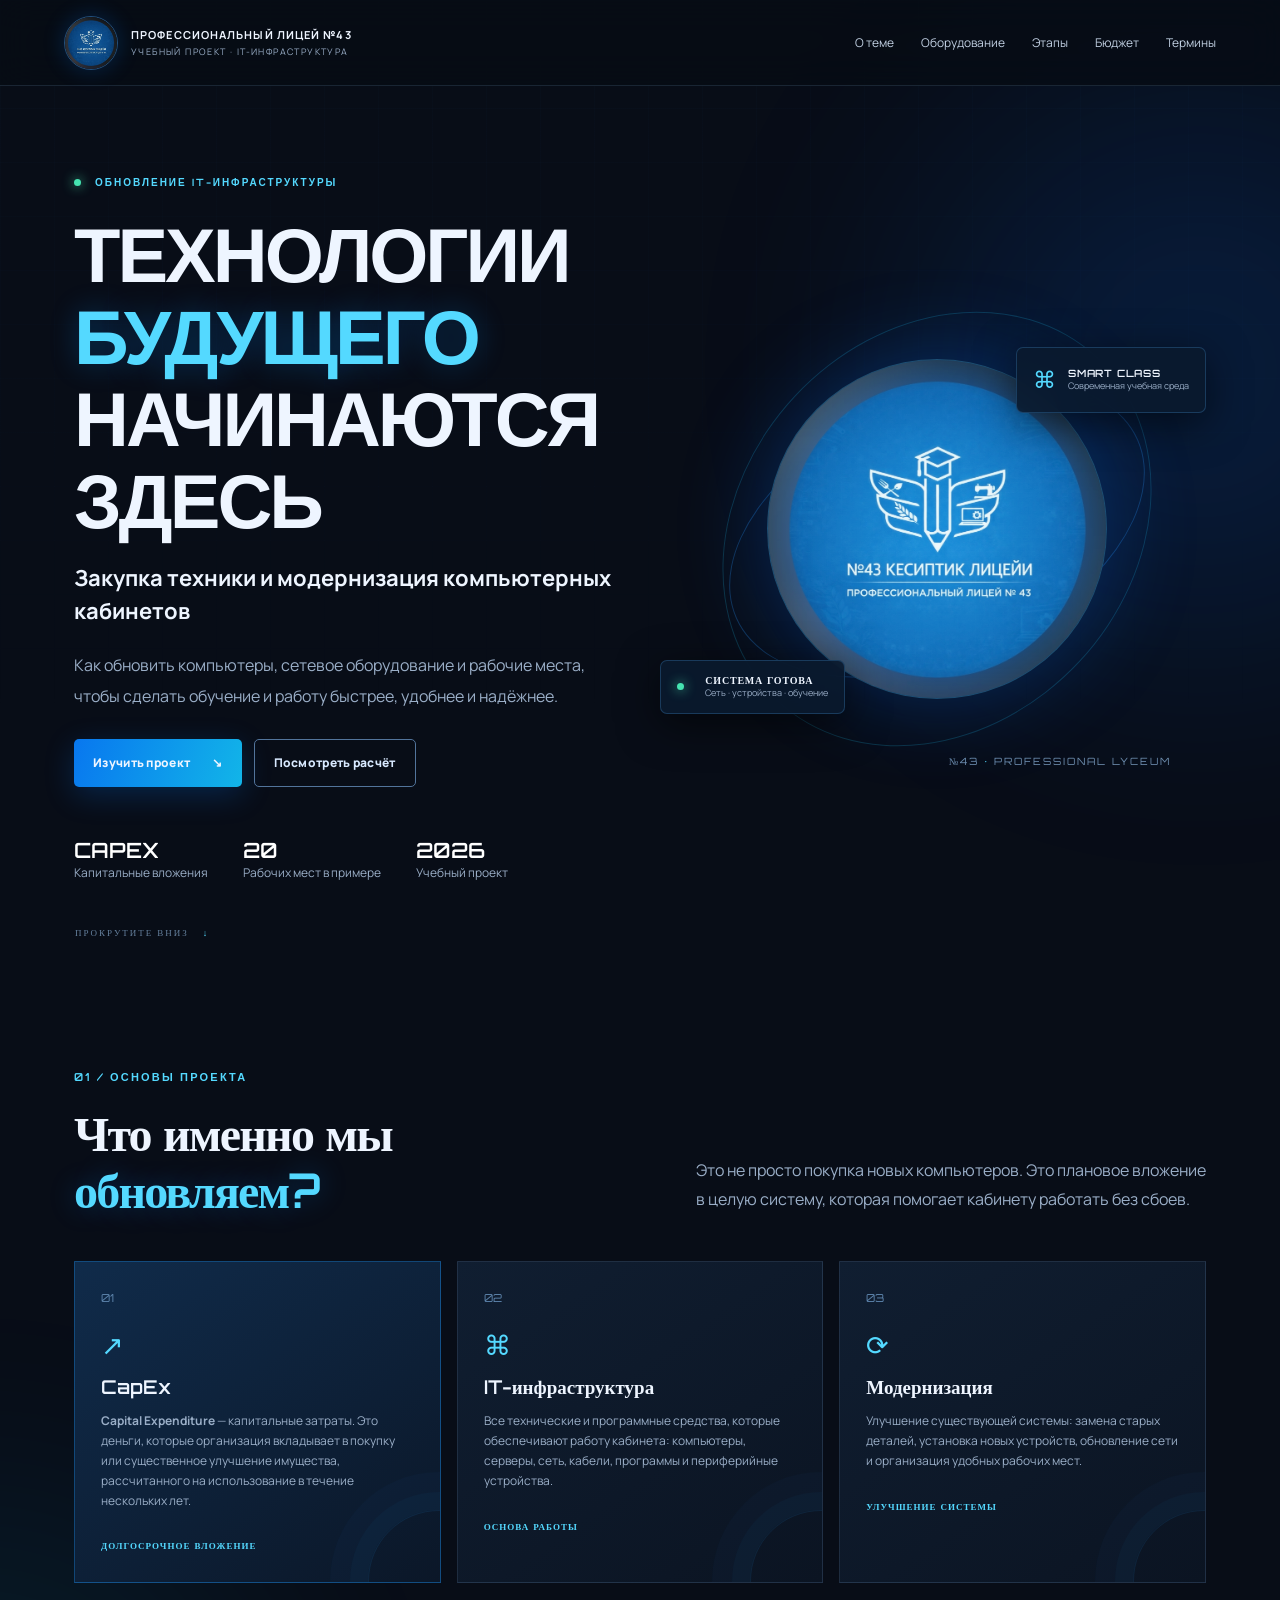
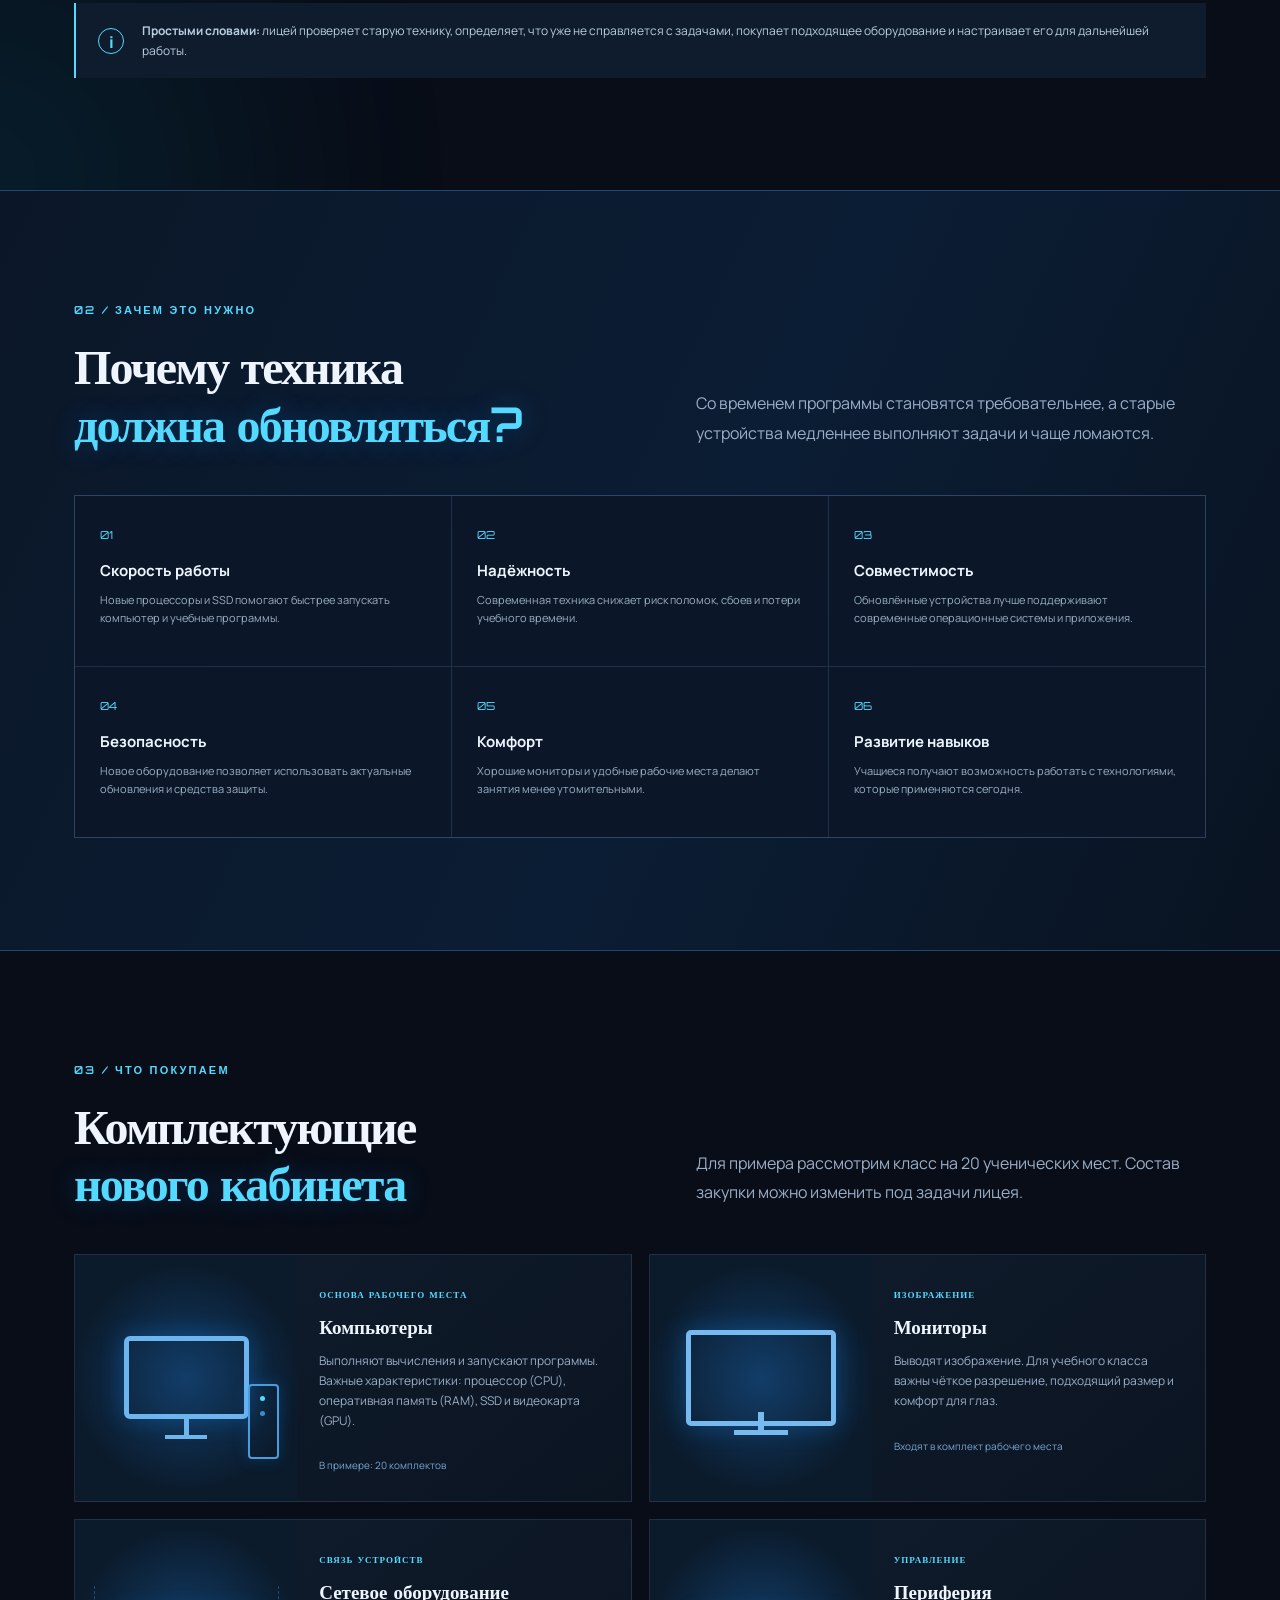
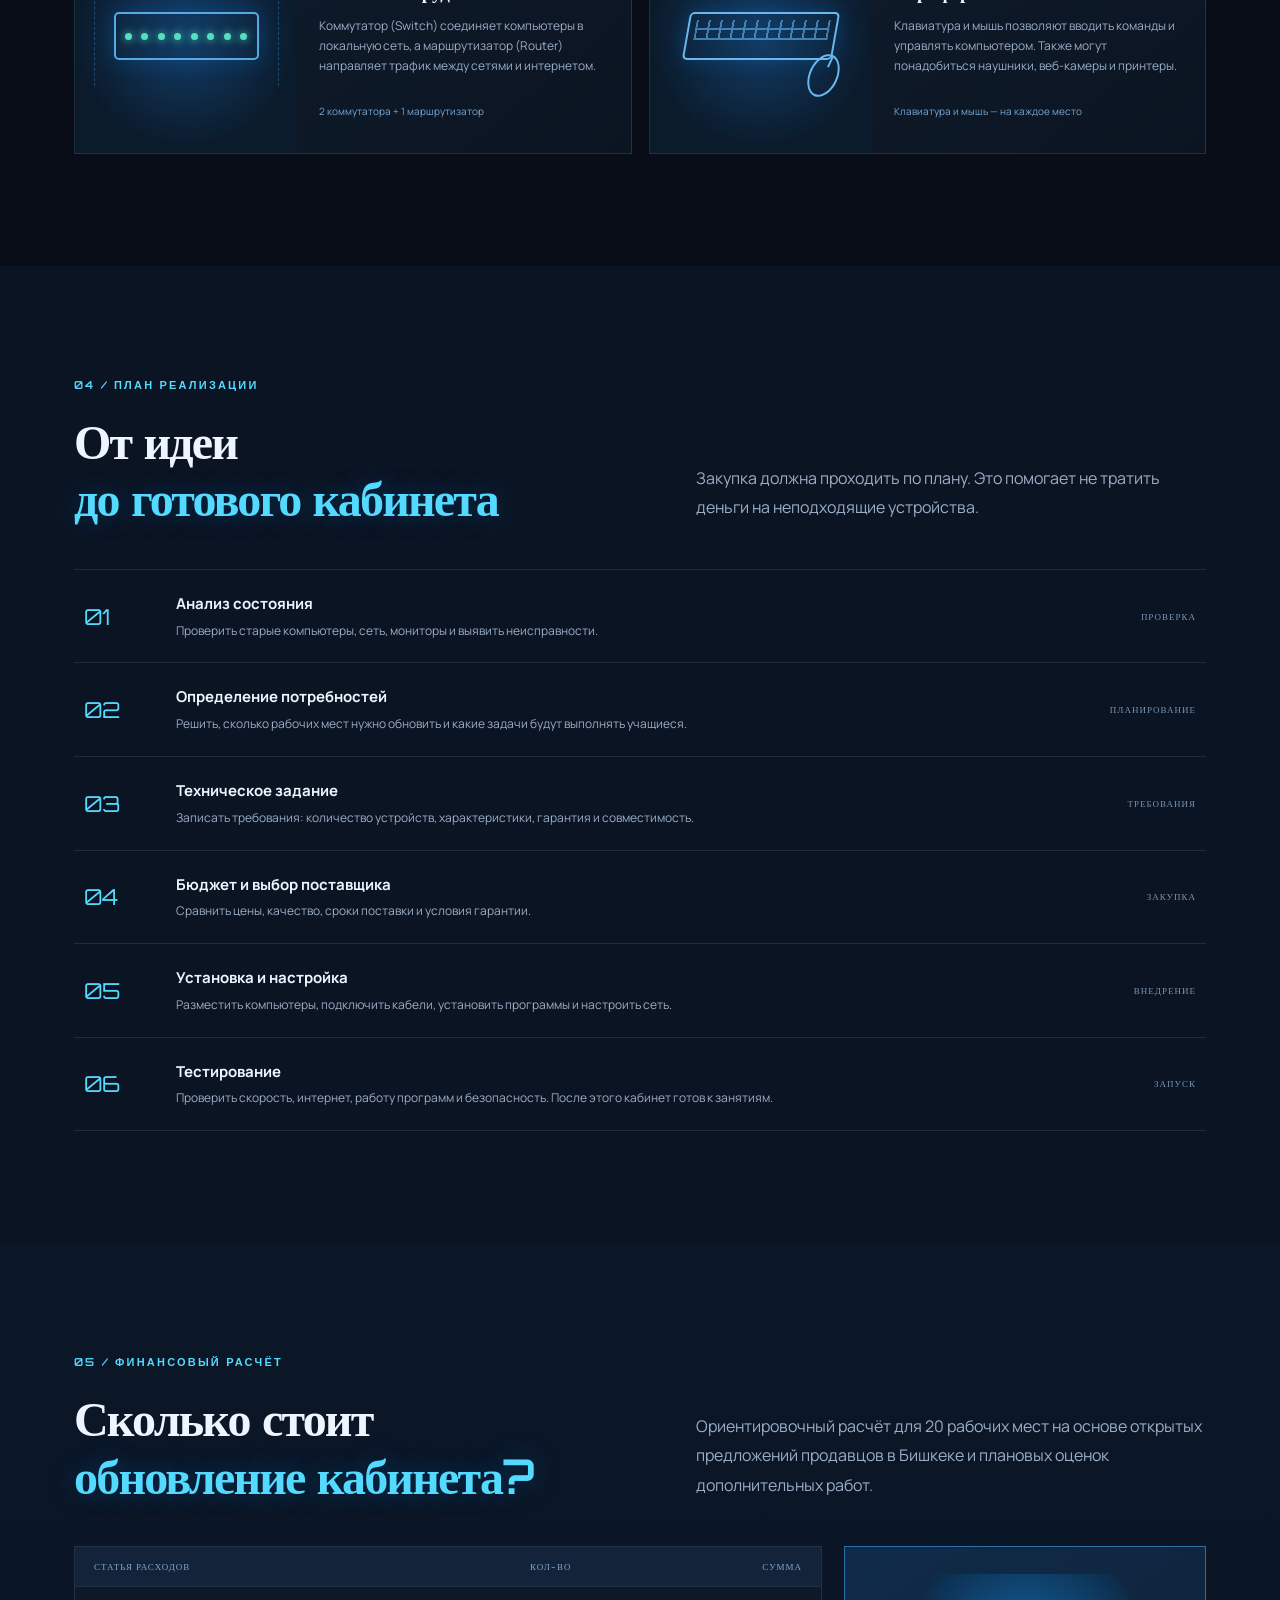
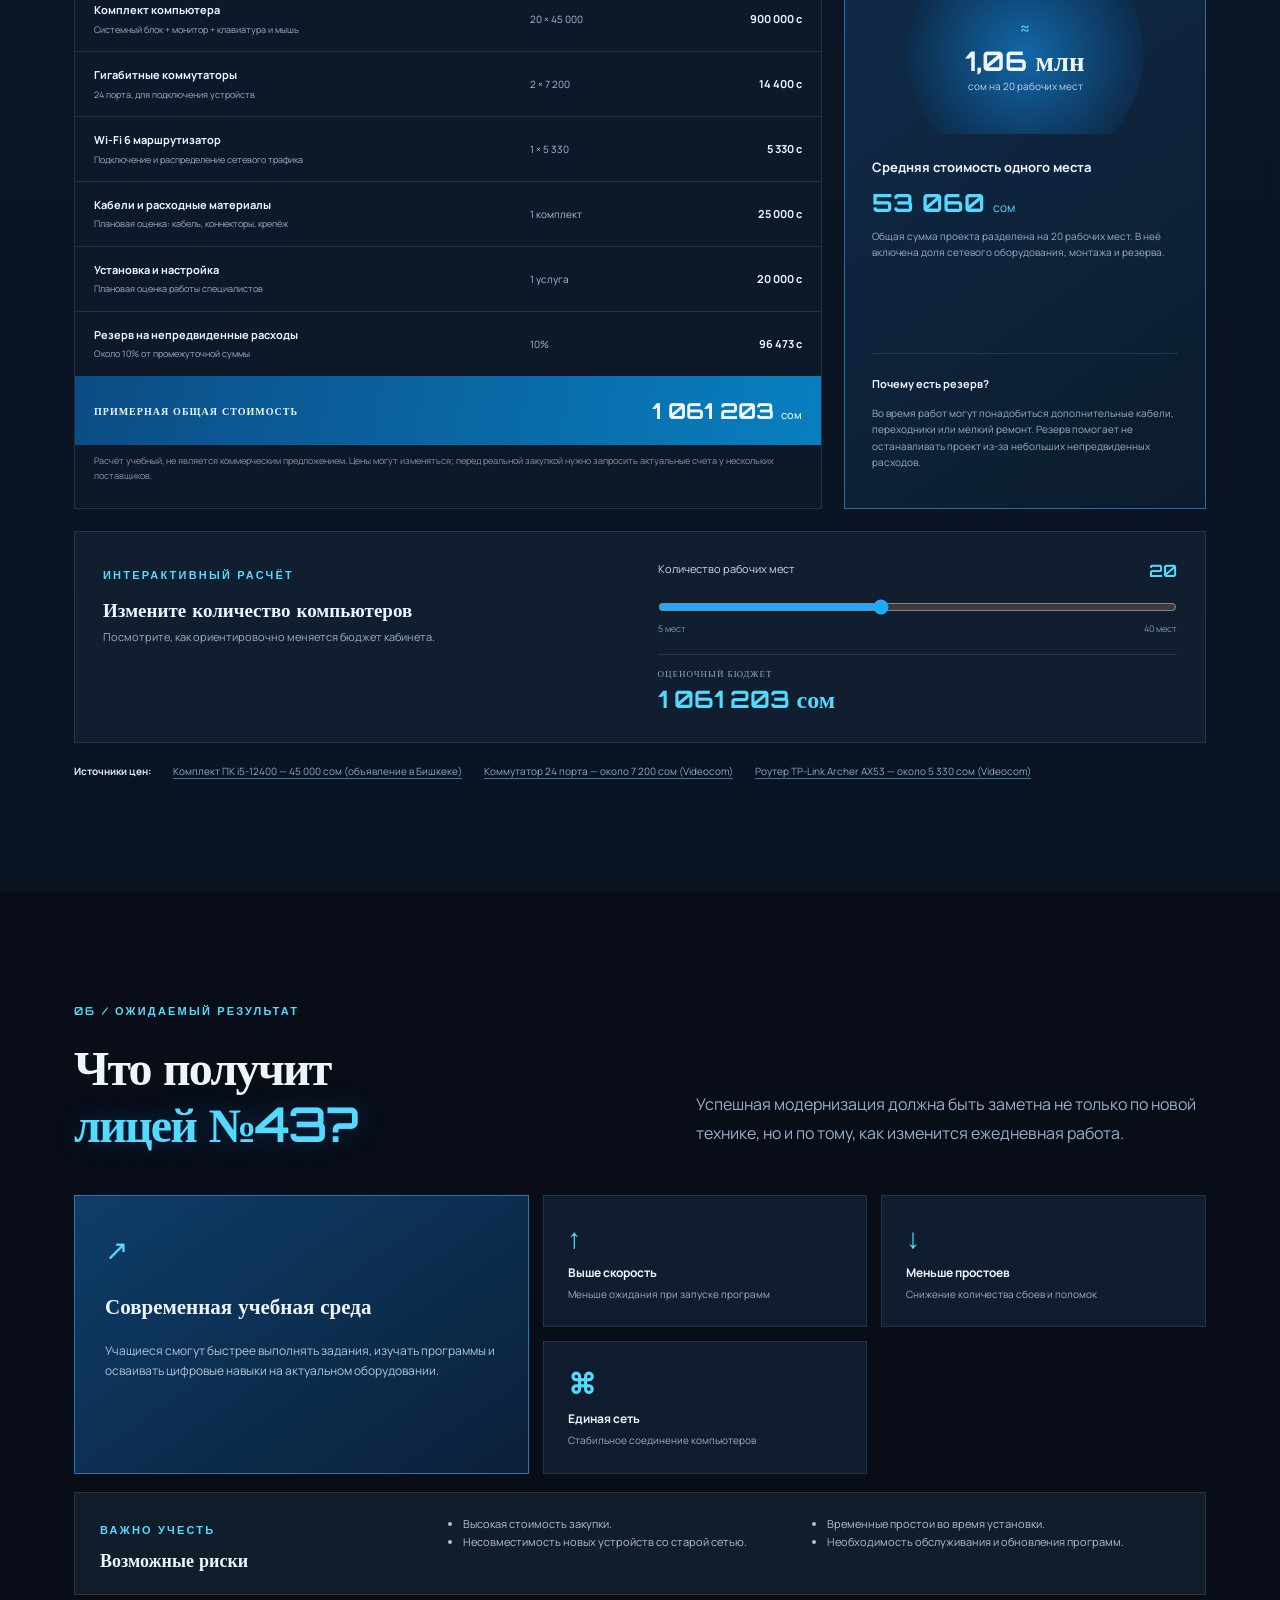
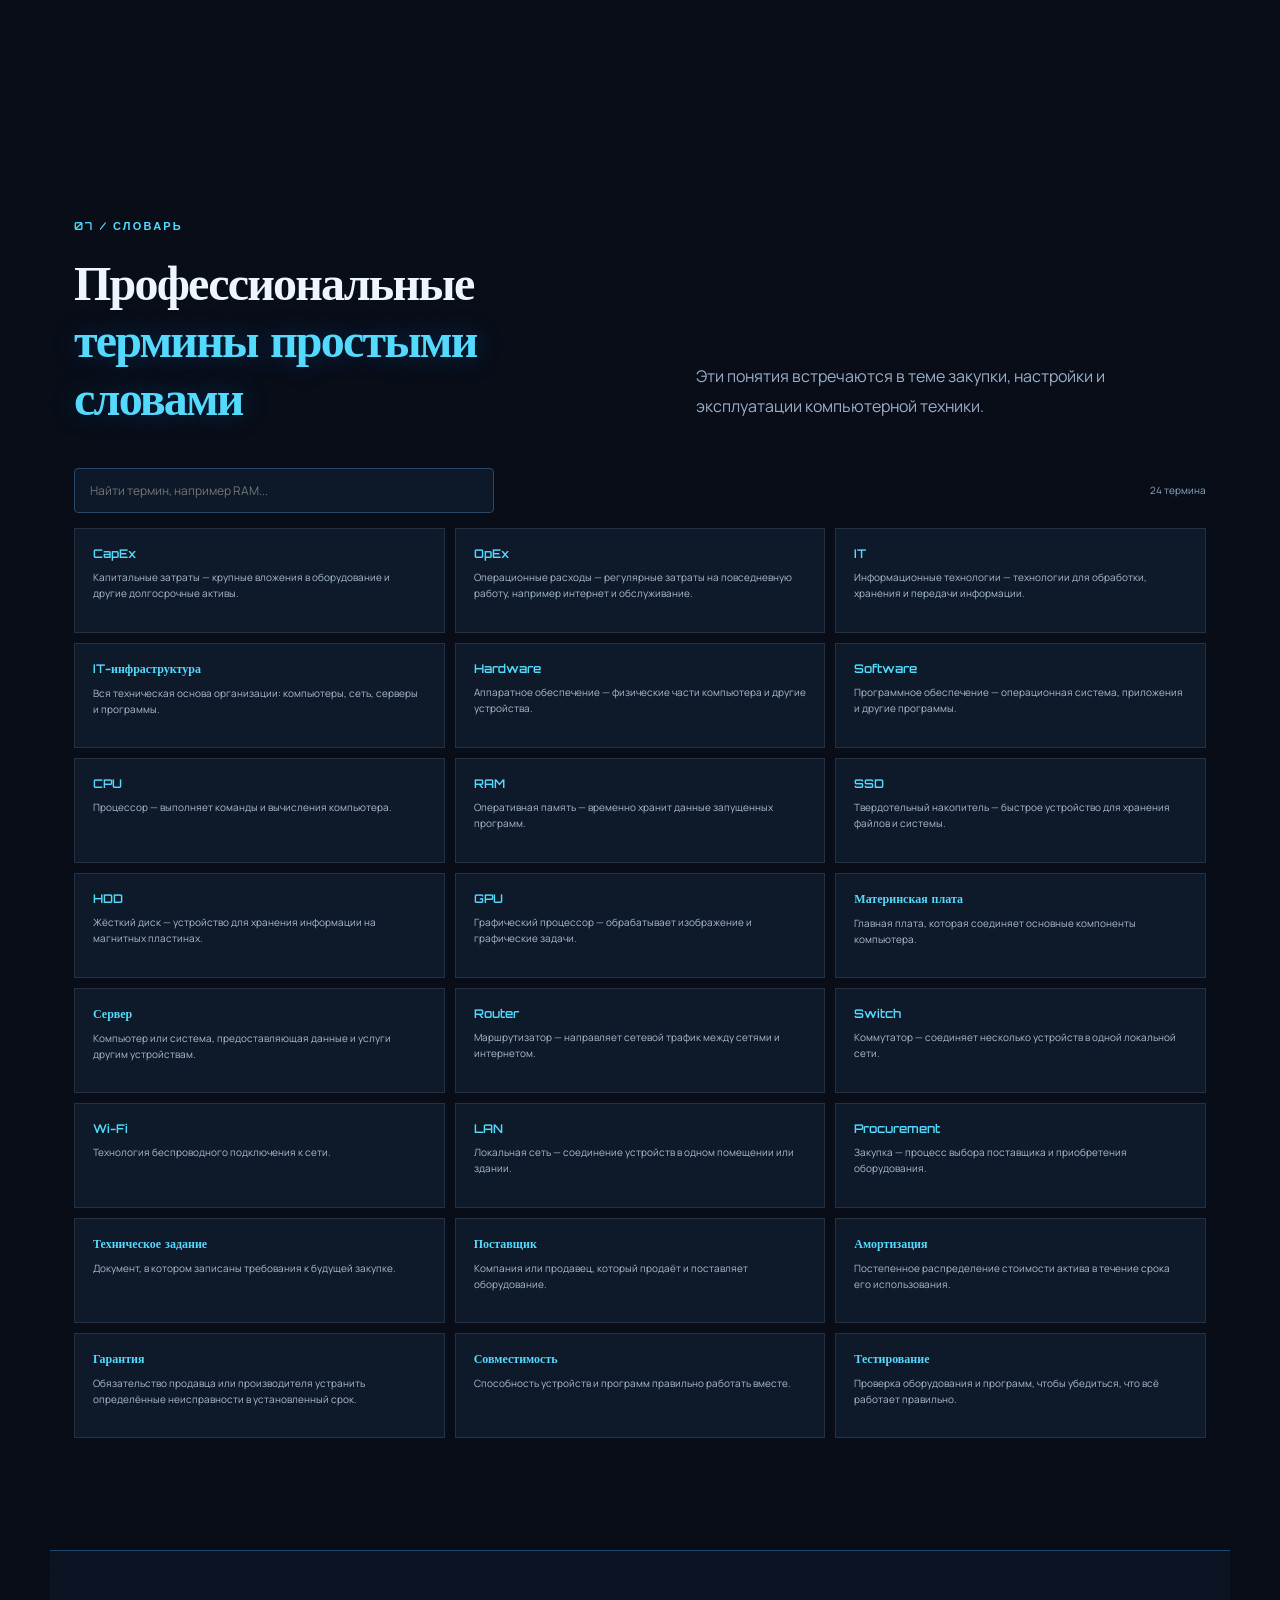
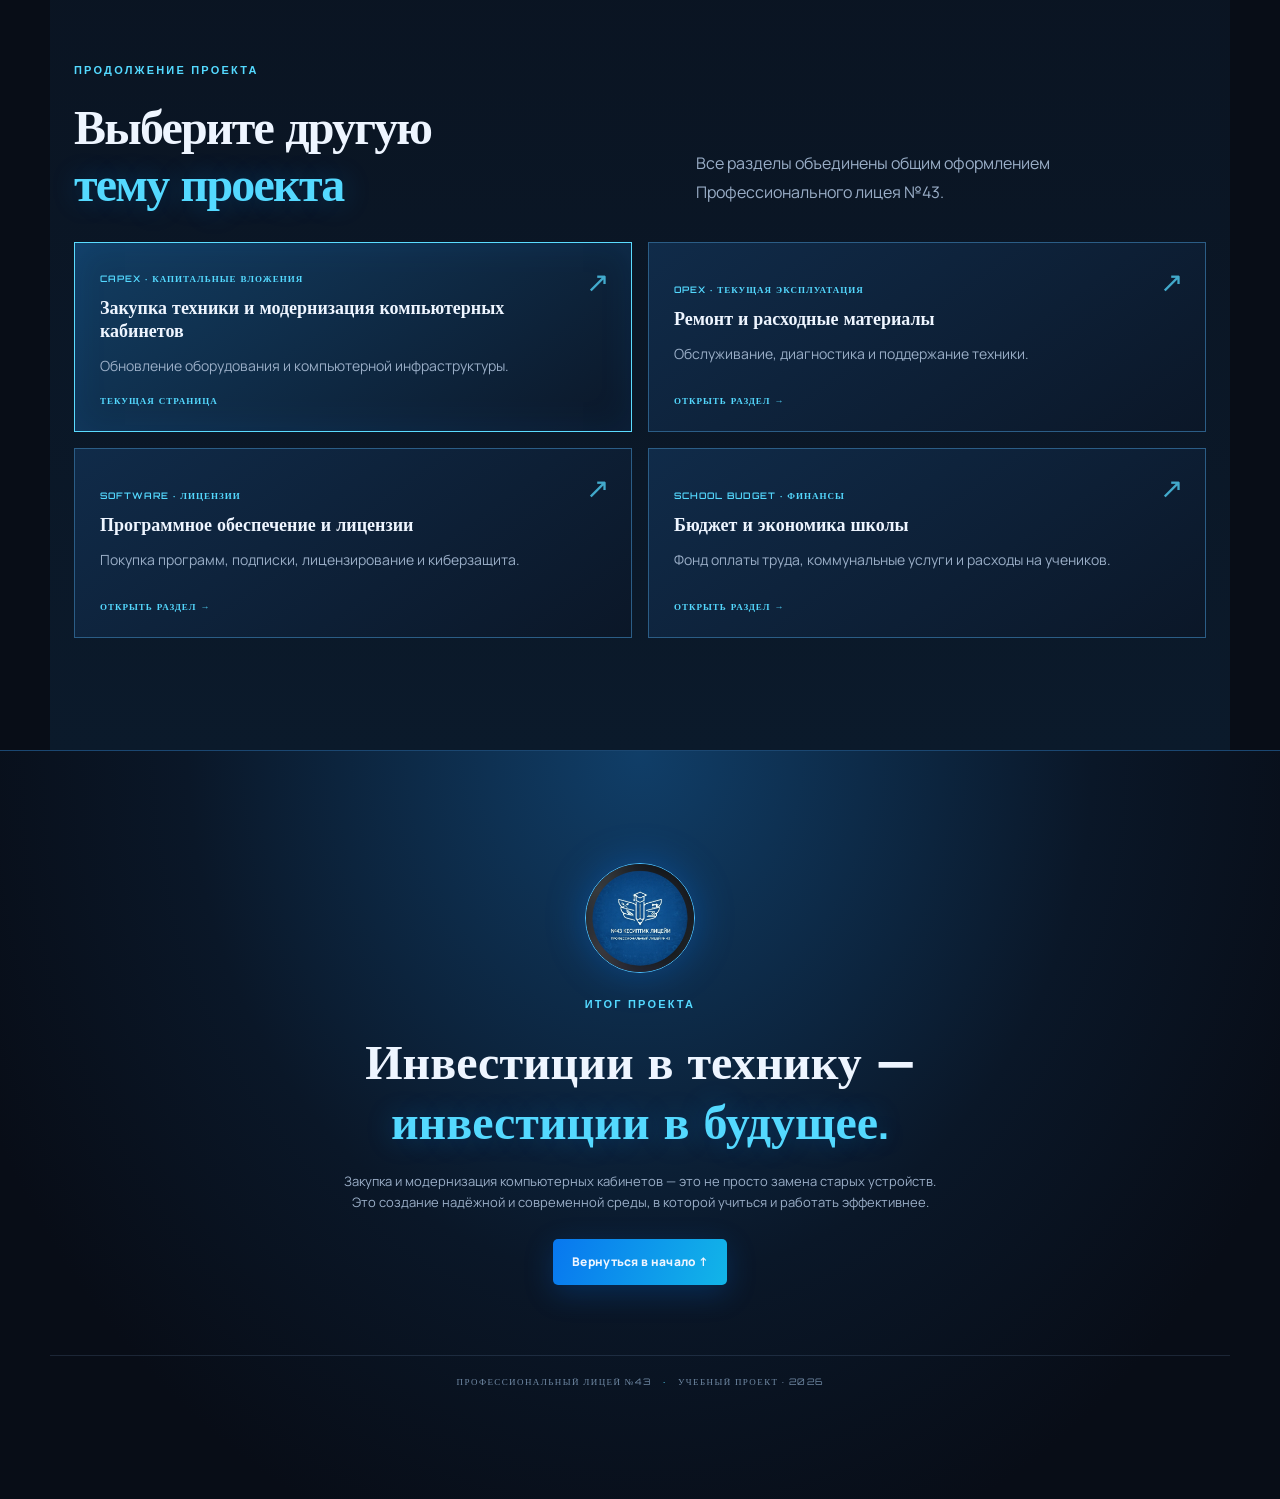
<file: index.html>
<!DOCTYPE html>
<html lang="ru">
<head>
  <meta charset="UTF-8">
  <meta name="viewport" content="width=device-width, initial-scale=1.0">
  <meta name="description" content="Учебный проект о закупке техники и модернизации компьютерных кабинетов — CapEx и обновление IT-инфраструктуры.">
  <title>Модернизация компьютерных кабинетов | Лицей №43</title>
  <link rel="preconnect" href="https://fonts.googleapis.com">
  <link rel="preconnect" href="https://fonts.gstatic.com" crossorigin>
  <link href="https://fonts.googleapis.com/css2?family=Manrope:wght@400;500;600;700;800&family=Orbitron:wght@500;600;700&display=swap" rel="stylesheet">
  <link rel="stylesheet" href="style.css">
</head>
<body class="expanded-page">
  <div class="page-glow glow-one"></div><div class="page-glow glow-two"></div>
  <header class="topbar">
    <a class="brand" href="#home" aria-label="На главную">
      <img src="assets/logo-lyceum.jpeg" alt="Логотип Профессионального лицея №43">
      <span><b>ПРОФЕССИОНАЛЬНЫЙ ЛИЦЕЙ №43</b><small>УЧЕБНЫЙ ПРОЕКТ · IT-ИНФРАСТРУКТУРА</small></span>
    </a>
    <button class="menu-toggle" id="menuToggle" aria-label="Открыть меню" aria-expanded="false"><i></i><i></i><i></i></button>
    <nav class="topnav" id="topnav">
      <a href="#about">О теме</a><a href="#equipment">Оборудование</a><a href="#stages">Этапы</a><a href="#budget">Бюджет</a><a href="#terms">Термины</a>
    </nav>
  </header>

  <main>
    <section class="hero" id="home">
      <div class="hero-copy">
        <div class="eyebrow"><span class="pulse"></span> ОБНОВЛЕНИЕ IT-ИНФРАСТРУКТУРЫ</div>
        <h1>ТЕХНОЛОГИИ<br><em>БУДУЩЕГО</em><br>НАЧИНАЮТСЯ ЗДЕСЬ</h1>
        <p class="hero-subtitle">Закупка техники и модернизация компьютерных кабинетов</p>
        <p class="hero-text">Как обновить компьютеры, сетевое оборудование и рабочие места, чтобы сделать обучение и работу быстрее, удобнее и надёжнее.</p>
        <div class="hero-actions"><a class="button primary" href="#about">Изучить проект <span>↘</span></a><a class="button ghost" href="#budget">Посмотреть расчёт</a></div>
        <div class="hero-meta"><span><b>CAPEX</b><small>Капитальные вложения</small></span><span><b>20</b><small>Рабочих мест в примере</small></span><span><b>2026</b><small>Учебный проект</small></span></div>
      </div>
      <div class="hero-art">
        <div class="orbit orbit-a"></div><div class="orbit orbit-b"></div>
        <div class="logo-aura"><img src="assets/logo-lyceum.jpeg" alt="Эмблема Профессионального лицея №43"></div>
        <div class="float-card card-top"><span class="mini-icon">⌘</span><span><b>SMART CLASS</b><small>Современная учебная среда</small></span></div>
        <div class="float-card card-bottom"><span class="status-dot"></span><span><b>СИСТЕМА ГОТОВА</b><small>Сеть · устройства · обучение</small></span></div>
        <div class="art-caption">№43 <span>·</span> PROFESSIONAL LYCEUM</div>
      </div>
      <div class="scroll-note">ПРОКРУТИТЕ ВНИЗ <span>↓</span></div>
    </section>

    <section class="intro section" id="about">
      <div class="section-kicker">01 / ОСНОВЫ ПРОЕКТА</div>
      <div class="section-heading"><h2>Что именно мы<br><em>обновляем?</em></h2><p>Это не просто покупка новых компьютеров. Это плановое вложение в целую систему, которая помогает кабинету работать без сбоев.</p></div>
      <div class="definition-grid">
        <article class="definition-card featured"><div class="card-number">01</div><div class="line-icon">↗</div><h3>CapEx</h3><p><b>Capital Expenditure</b> — капитальные затраты. Это деньги, которые организация вкладывает в покупку или существенное улучшение имущества, рассчитанного на использование в течение нескольких лет.</p><span class="tag">ДОЛГОСРОЧНОЕ ВЛОЖЕНИЕ</span></article>
        <article class="definition-card"><div class="card-number">02</div><div class="line-icon">⌘</div><h3>IT-инфраструктура</h3><p>Все технические и программные средства, которые обеспечивают работу кабинета: компьютеры, серверы, сеть, кабели, программы и периферийные устройства.</p><span class="tag">ОСНОВА РАБОТЫ</span></article>
        <article class="definition-card"><div class="card-number">03</div><div class="line-icon">⟳</div><h3>Модернизация</h3><p>Улучшение существующей системы: замена старых деталей, установка новых устройств, обновление сети и организация удобных рабочих мест.</p><span class="tag">УЛУЧШЕНИЕ СИСТЕМЫ</span></article>
      </div>
      <div class="plain-note"><span class="note-symbol">i</span><p><b>Простыми словами:</b> лицей проверяет старую технику, определяет, что уже не справляется с задачами, покупает подходящее оборудование и настраивает его для дальнейшей работы.</p></div>
    </section>

    <section class="dark-band section" id="why">
      <div class="section-kicker">02 / ЗАЧЕМ ЭТО НУЖНО</div>
      <div class="section-heading"><h2>Почему техника<br><em>должна обновляться?</em></h2><p>Со временем программы становятся требовательнее, а старые устройства медленнее выполняют задачи и чаще ломаются.</p></div>
      <div class="reason-grid">
        <article><span>01</span><h3>Скорость работы</h3><p>Новые процессоры и SSD помогают быстрее запускать компьютер и учебные программы.</p></article>
        <article><span>02</span><h3>Надёжность</h3><p>Современная техника снижает риск поломок, сбоев и потери учебного времени.</p></article>
        <article><span>03</span><h3>Совместимость</h3><p>Обновлённые устройства лучше поддерживают современные операционные системы и приложения.</p></article>
        <article><span>04</span><h3>Безопасность</h3><p>Новое оборудование позволяет использовать актуальные обновления и средства защиты.</p></article>
        <article><span>05</span><h3>Комфорт</h3><p>Хорошие мониторы и удобные рабочие места делают занятия менее утомительными.</p></article>
        <article><span>06</span><h3>Развитие навыков</h3><p>Учащиеся получают возможность работать с технологиями, которые применяются сегодня.</p></article>
      </div>
    </section>

    <section class="section equipment-section" id="equipment">
      <div class="section-kicker">03 / ЧТО ПОКУПАЕМ</div>
      <div class="section-heading"><h2>Комплектующие<br><em>нового кабинета</em></h2><p>Для примера рассмотрим класс на 20 ученических мест. Состав закупки можно изменить под задачи лицея.</p></div>
      <div class="equipment-grid">
        <article class="equipment-card"><div class="equipment-visual pc-visual"><div class="monitor"></div><div class="tower"></div></div><div class="equipment-info"><span class="tag">ОСНОВА РАБОЧЕГО МЕСТА</span><h3>Компьютеры</h3><p>Выполняют вычисления и запускают программы. Важные характеристики: процессор (CPU), оперативная память (RAM), SSD и видеокарта (GPU).</p><small>В примере: 20 комплектов</small></div></article>
        <article class="equipment-card"><div class="equipment-visual monitor-visual"><div class="wide-screen"></div><div class="stand"></div></div><div class="equipment-info"><span class="tag">ИЗОБРАЖЕНИЕ</span><h3>Мониторы</h3><p>Выводят изображение. Для учебного класса важны чёткое разрешение, подходящий размер и комфорт для глаз.</p><small>Входят в комплект рабочего места</small></div></article>
        <article class="equipment-card"><div class="equipment-visual network-visual"><div class="network-box"><i></i><i></i><i></i><i></i><i></i><i></i><i></i><i></i></div><div class="network-lines"></div></div><div class="equipment-info"><span class="tag">СВЯЗЬ УСТРОЙСТВ</span><h3>Сетевое оборудование</h3><p>Коммутатор (Switch) соединяет компьютеры в локальную сеть, а маршрутизатор (Router) направляет трафик между сетями и интернетом.</p><small>2 коммутатора + 1 маршрутизатор</small></div></article>
        <article class="equipment-card"><div class="equipment-visual peripheral-visual"><div class="keyboard-shape"></div><div class="mouse-shape"></div></div><div class="equipment-info"><span class="tag">УПРАВЛЕНИЕ</span><h3>Периферия</h3><p>Клавиатура и мышь позволяют вводить команды и управлять компьютером. Также могут понадобиться наушники, веб-камеры и принтеры.</p><small>Клавиатура и мышь — на каждое место</small></div></article>
      </div>
    </section>

    <section class="section stages-section" id="stages">
      <div class="section-kicker">04 / ПЛАН РЕАЛИЗАЦИИ</div>
      <div class="section-heading"><h2>От идеи<br><em>до готового кабинета</em></h2><p>Закупка должна проходить по плану. Это помогает не тратить деньги на неподходящие устройства.</p></div>
      <div class="timeline">
        <article><div class="timeline-num">01</div><div><h3>Анализ состояния</h3><p>Проверить старые компьютеры, сеть, мониторы и выявить неисправности.</p></div><span>ПРОВЕРКА</span></article>
        <article><div class="timeline-num">02</div><div><h3>Определение потребностей</h3><p>Решить, сколько рабочих мест нужно обновить и какие задачи будут выполнять учащиеся.</p></div><span>ПЛАНИРОВАНИЕ</span></article>
        <article><div class="timeline-num">03</div><div><h3>Техническое задание</h3><p>Записать требования: количество устройств, характеристики, гарантия и совместимость.</p></div><span>ТРЕБОВАНИЯ</span></article>
        <article><div class="timeline-num">04</div><div><h3>Бюджет и выбор поставщика</h3><p>Сравнить цены, качество, сроки поставки и условия гарантии.</p></div><span>ЗАКУПКА</span></article>
        <article><div class="timeline-num">05</div><div><h3>Установка и настройка</h3><p>Разместить компьютеры, подключить кабели, установить программы и настроить сеть.</p></div><span>ВНЕДРЕНИЕ</span></article>
        <article><div class="timeline-num">06</div><div><h3>Тестирование</h3><p>Проверить скорость, интернет, работу программ и безопасность. После этого кабинет готов к занятиям.</p></div><span>ЗАПУСК</span></article>
      </div>
    </section>

    <section class="budget-section section" id="budget">
      <div class="section-kicker">05 / ФИНАНСОВЫЙ РАСЧЁТ</div>
      <div class="section-heading"><h2>Сколько стоит<br><em>обновление кабинета?</em></h2><p>Ориентировочный расчёт для 20 рабочих мест на основе открытых предложений продавцов в Бишкеке и плановых оценок дополнительных работ.</p></div>
      <div class="budget-layout">
        <div class="budget-table-wrap">
          <div class="table-head"><span>СТАТЬЯ РАСХОДОВ</span><span>КОЛ-ВО</span><span>СУММА</span></div>
          <div class="budget-row"><div><b>Комплект компьютера</b><small>Системный блок + монитор + клавиатура и мышь</small></div><span>20 × 45 000</span><b>900 000 с</b></div>
          <div class="budget-row"><div><b>Гигабитные коммутаторы</b><small>24 порта, для подключения устройств</small></div><span>2 × 7 200</span><b>14 400 с</b></div>
          <div class="budget-row"><div><b>Wi-Fi 6 маршрутизатор</b><small>Подключение и распределение сетевого трафика</small></div><span>1 × 5 330</span><b>5 330 с</b></div>
          <div class="budget-row"><div><b>Кабели и расходные материалы</b><small>Плановая оценка: кабель, коннекторы, крепёж</small></div><span>1 комплект</span><b>25 000 с</b></div>
          <div class="budget-row"><div><b>Установка и настройка</b><small>Плановая оценка работы специалистов</small></div><span>1 услуга</span><b>20 000 с</b></div>
          <div class="budget-row"><div><b>Резерв на непредвиденные расходы</b><small>Около 10% от промежуточной суммы</small></div><span>10%</span><b>96 473 с</b></div>
          <div class="budget-total"><span>ПРИМЕРНАЯ ОБЩАЯ СТОИМОСТЬ</span><strong>1 061 203 <small>сом</small></strong></div>
          <p class="budget-footnote">Расчёт учебный, не является коммерческим предложением. Цены могут изменяться; перед реальной закупкой нужно запросить актуальные счета у нескольких поставщиков.</p>
        </div>
        <aside class="budget-aside"><div class="budget-orb"><span>≈</span><strong>1,06 млн</strong><small>сом на 20 рабочих мест</small></div><h3>Средняя стоимость одного места</h3><div class="per-place">53 060 <small>сом</small></div><p>Общая сумма проекта разделена на 20 рабочих мест. В неё включена доля сетевого оборудования, монтажа и резерва.</p><div class="budget-tip"><b>Почему есть резерв?</b><p>Во время работ могут понадобиться дополнительные кабели, переходники или мелкий ремонт. Резерв помогает не останавливать проект из-за небольших непредвиденных расходов.</p></div></aside>
      </div>
      <div class="calc-panel"><div><span class="section-kicker">ИНТЕРАКТИВНЫЙ РАСЧЁТ</span><h3>Измените количество компьютеров</h3><p>Посмотрите, как ориентировочно меняется бюджет кабинета.</p></div><div class="calc-controls"><label for="pcCount">Количество рабочих мест <output id="pcCountValue">20</output></label><input id="pcCount" type="range" min="5" max="40" step="1" value="20"><div class="range-labels"><span>5 мест</span><span>40 мест</span></div><div class="calc-result"><small>ОЦЕНОЧНЫЙ БЮДЖЕТ</small><strong id="calcTotal">1 061 203 сом</strong></div></div></div>
      <div class="source-links"><b>Источники цен:</b><a href="https://lalafo.kg/bishkek/ads/ofisnyj-komputer-dla-raboty-i-id-110902495" target="_blank" rel="noopener">Комплект ПК i5-12400 — 45 000 сом (объявление в Бишкеке)</a><a href="https://videocom.kg/katalog/category/view/2832" target="_blank" rel="noopener">Коммутатор 24 порта — около 7 200 сом (Videocom)</a><a href="https://videocom.kg/katalog/product/view/2826/4793" target="_blank" rel="noopener">Роутер TP-Link Archer AX53 — около 5 330 сом (Videocom)</a></div>
    </section>

    <section class="section pros-section" id="results">
      <div class="section-kicker">06 / ОЖИДАЕМЫЙ РЕЗУЛЬТАТ</div>
      <div class="section-heading"><h2>Что получит<br><em>лицей №43?</em></h2><p>Успешная модернизация должна быть заметна не только по новой технике, но и по тому, как изменится ежедневная работа.</p></div>
      <div class="result-grid"><div class="result-main"><span class="result-icon">↗</span><h3>Современная учебная среда</h3><p>Учащиеся смогут быстрее выполнять задания, изучать программы и осваивать цифровые навыки на актуальном оборудовании.</p></div><div class="result-stat"><strong>↑</strong><b>Выше скорость</b><small>Меньше ожидания при запуске программ</small></div><div class="result-stat"><strong>↓</strong><b>Меньше простоев</b><small>Снижение количества сбоев и поломок</small></div><div class="result-stat"><strong>⌘</strong><b>Единая сеть</b><small>Стабильное соединение компьютеров</small></div></div>
      <div class="risk-box"><div><span class="section-kicker">ВАЖНО УЧЕСТЬ</span><h3>Возможные риски</h3></div><ul><li>Высокая стоимость закупки.</li><li>Несовместимость новых устройств со старой сетью.</li><li>Временные простои во время установки.</li><li>Необходимость обслуживания и обновления программ.</li></ul></div>
    </section>

    <section class="section glossary-section" id="terms">
      <div class="section-kicker">07 / СЛОВАРЬ</div>
      <div class="section-heading"><h2>Профессиональные<br><em>термины простыми словами</em></h2><p>Эти понятия встречаются в теме закупки, настройки и эксплуатации компьютерной техники.</p></div>
      <div class="glossary-tools"><input type="search" id="termSearch" placeholder="Найти термин, например RAM..." aria-label="Поиск термина"><span id="termCount">24 термина</span></div>
      <div class="glossary-grid" id="glossaryGrid">
        <article class="term"><b>CapEx</b><span>Капитальные затраты — крупные вложения в оборудование и другие долгосрочные активы.</span></article>
        <article class="term"><b>OpEx</b><span>Операционные расходы — регулярные затраты на повседневную работу, например интернет и обслуживание.</span></article>
        <article class="term"><b>IT</b><span>Информационные технологии — технологии для обработки, хранения и передачи информации.</span></article>
        <article class="term"><b>IT-инфраструктура</b><span>Вся техническая основа организации: компьютеры, сеть, серверы и программы.</span></article>
        <article class="term"><b>Hardware</b><span>Аппаратное обеспечение — физические части компьютера и другие устройства.</span></article>
        <article class="term"><b>Software</b><span>Программное обеспечение — операционная система, приложения и другие программы.</span></article>
        <article class="term"><b>CPU</b><span>Процессор — выполняет команды и вычисления компьютера.</span></article>
        <article class="term"><b>RAM</b><span>Оперативная память — временно хранит данные запущенных программ.</span></article>
        <article class="term"><b>SSD</b><span>Твердотельный накопитель — быстрое устройство для хранения файлов и системы.</span></article>
        <article class="term"><b>HDD</b><span>Жёсткий диск — устройство для хранения информации на магнитных пластинах.</span></article>
        <article class="term"><b>GPU</b><span>Графический процессор — обрабатывает изображение и графические задачи.</span></article>
        <article class="term"><b>Материнская плата</b><span>Главная плата, которая соединяет основные компоненты компьютера.</span></article>
        <article class="term"><b>Сервер</b><span>Компьютер или система, предоставляющая данные и услуги другим устройствам.</span></article>
        <article class="term"><b>Router</b><span>Маршрутизатор — направляет сетевой трафик между сетями и интернетом.</span></article>
        <article class="term"><b>Switch</b><span>Коммутатор — соединяет несколько устройств в одной локальной сети.</span></article>
        <article class="term"><b>Wi-Fi</b><span>Технология беспроводного подключения к сети.</span></article>
        <article class="term"><b>LAN</b><span>Локальная сеть — соединение устройств в одном помещении или здании.</span></article>
        <article class="term"><b>Procurement</b><span>Закупка — процесс выбора поставщика и приобретения оборудования.</span></article>
        <article class="term"><b>Техническое задание</b><span>Документ, в котором записаны требования к будущей закупке.</span></article>
        <article class="term"><b>Поставщик</b><span>Компания или продавец, который продаёт и поставляет оборудование.</span></article>
        <article class="term"><b>Амортизация</b><span>Постепенное распределение стоимости актива в течение срока его использования.</span></article>
        <article class="term"><b>Гарантия</b><span>Обязательство продавца или производителя устранить определённые неисправности в установленный срок.</span></article>
        <article class="term"><b>Совместимость</b><span>Способность устройств и программ правильно работать вместе.</span></article>
        <article class="term"><b>Тестирование</b><span>Проверка оборудования и программ, чтобы убедиться, что всё работает правильно.</span></article>
      </div>
      <p class="no-results" id="noResults" hidden>По этому запросу терминов не найдено.</p>
    </section>


    <section class="page-switcher section"><div class="section-kicker">ПРОДОЛЖЕНИЕ ПРОЕКТА</div><div class="section-heading"><h2>Выберите другую<br><em>тему проекта</em></h2><p>Все разделы объединены общим оформлением Профессионального лицея №43.</p></div><div class="page-links"><a class="page-link-card current-page" href="index.html"><span class="tag">CAPEX · КАПИТАЛЬНЫЕ ВЛОЖЕНИЯ</span><h3>Закупка техники и модернизация компьютерных кабинетов</h3><p>Обновление оборудования и компьютерной инфраструктуры.</p><span class="tag">ТЕКУЩАЯ СТРАНИЦА</span></a><a class="page-link-card " href="opex.html"><span class="tag">OPEX · ТЕКУЩАЯ ЭКСПЛУАТАЦИЯ</span><h3>Ремонт и расходные материалы</h3><p>Обслуживание, диагностика и поддержание техники.</p><span class="tag">ОТКРЫТЬ РАЗДЕЛ →</span></a><a class="page-link-card " href="software.html"><span class="tag">SOFTWARE · ЛИЦЕНЗИИ</span><h3>Программное обеспечение и лицензии</h3><p>Покупка программ, подписки, лицензирование и киберзащита.</p><span class="tag">ОТКРЫТЬ РАЗДЕЛ →</span></a><a class="page-link-card " href="school-budget.html"><span class="tag">SCHOOL BUDGET · ФИНАНСЫ</span><h3>Бюджет и экономика школы</h3><p>Фонд оплаты труда, коммунальные услуги и расходы на учеников.</p><span class="tag">ОТКРЫТЬ РАЗДЕЛ →</span></a></div></section>

    <section class="closing section">
      <div class="closing-logo"><img src="assets/logo-lyceum.jpeg" alt="Логотип лицея №43"></div>
      <div class="section-kicker">ИТОГ ПРОЕКТА</div>
      <h2>Инвестиции в технику —<br><em>инвестиции в будущее.</em></h2>
      <p>Закупка и модернизация компьютерных кабинетов — это не просто замена старых устройств. Это создание надёжной и современной среды, в которой учиться и работать эффективнее.</p>
      <a class="button primary" href="#home">Вернуться в начало ↑</a>
      <div class="closing-footer">ПРОФЕССИОНАЛЬНЫЙ ЛИЦЕЙ №43 <span>·</span> УЧЕБНЫЙ ПРОЕКТ · 2026</div>
    </section>
  </main>
  <button class="to-top" id="toTop" aria-label="Наверх">↑</button>
  <script src="script.js"></script>
</body>
</html>
</file>
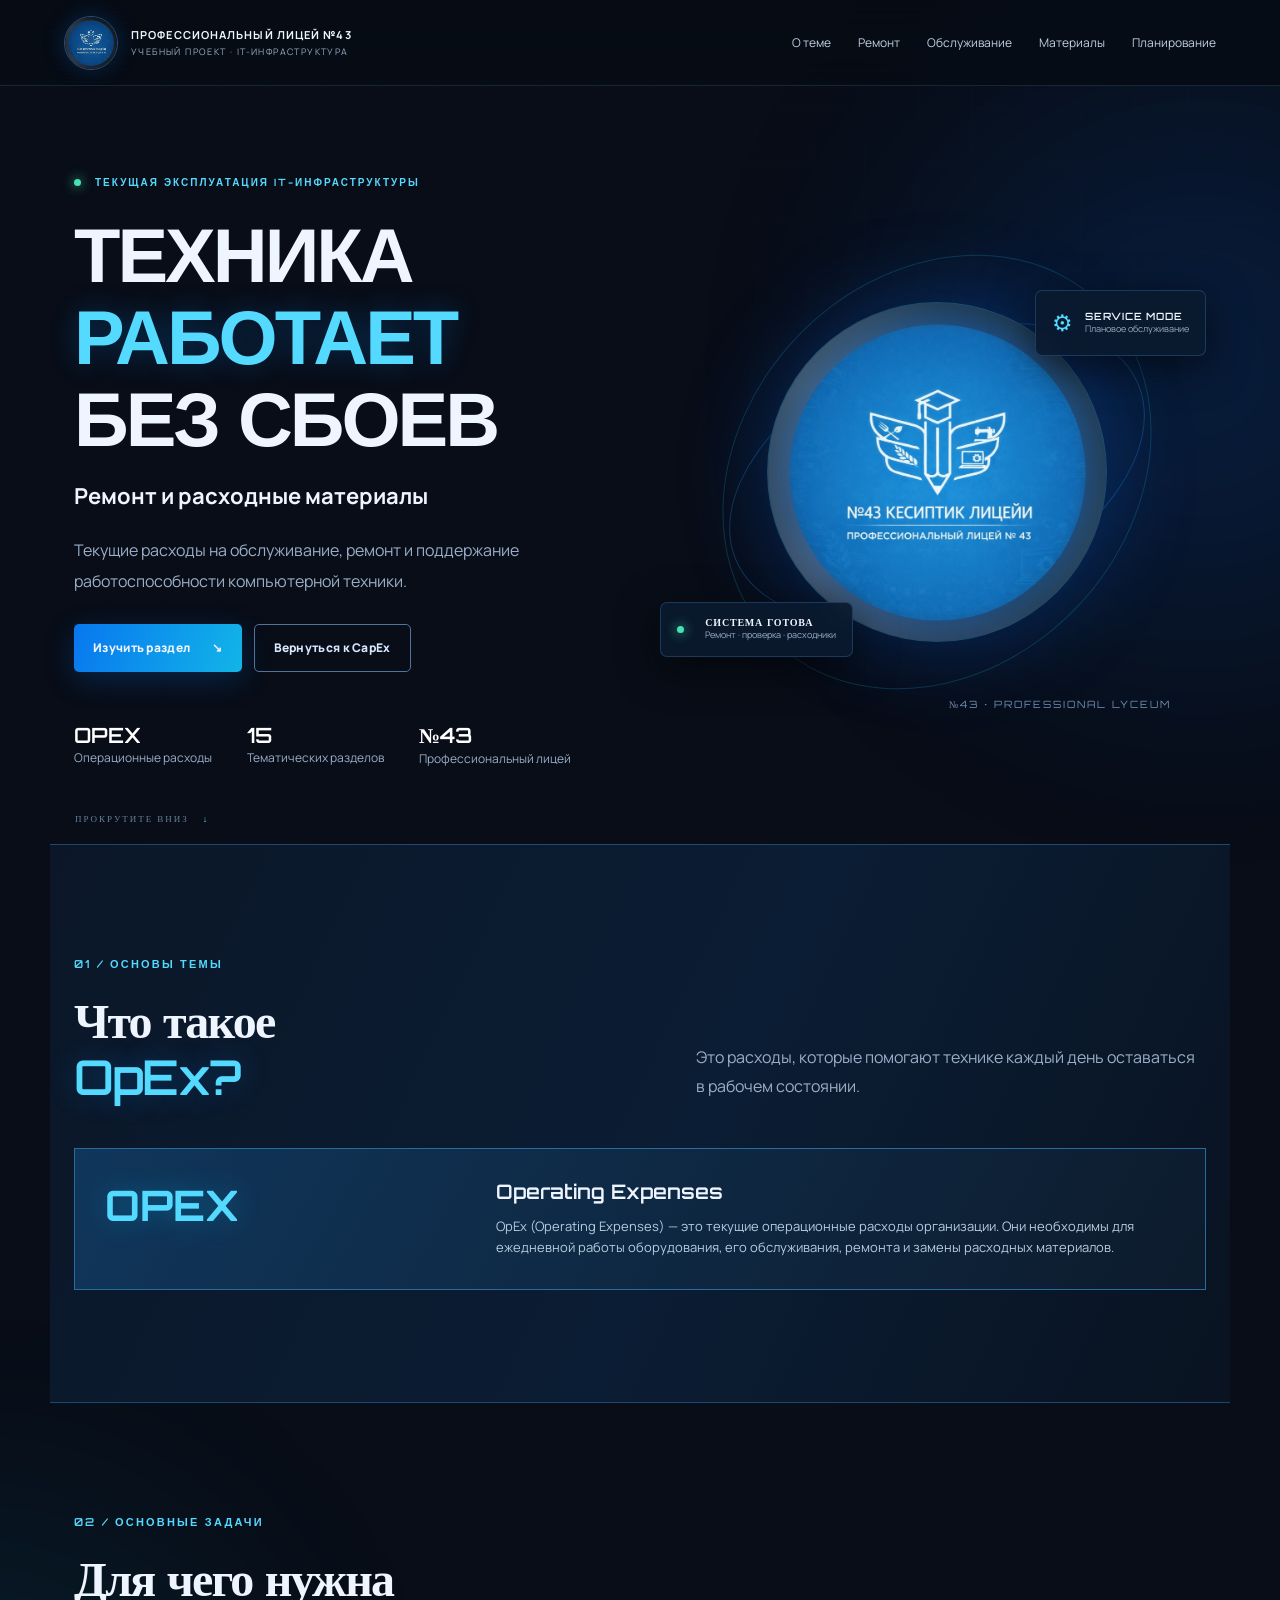
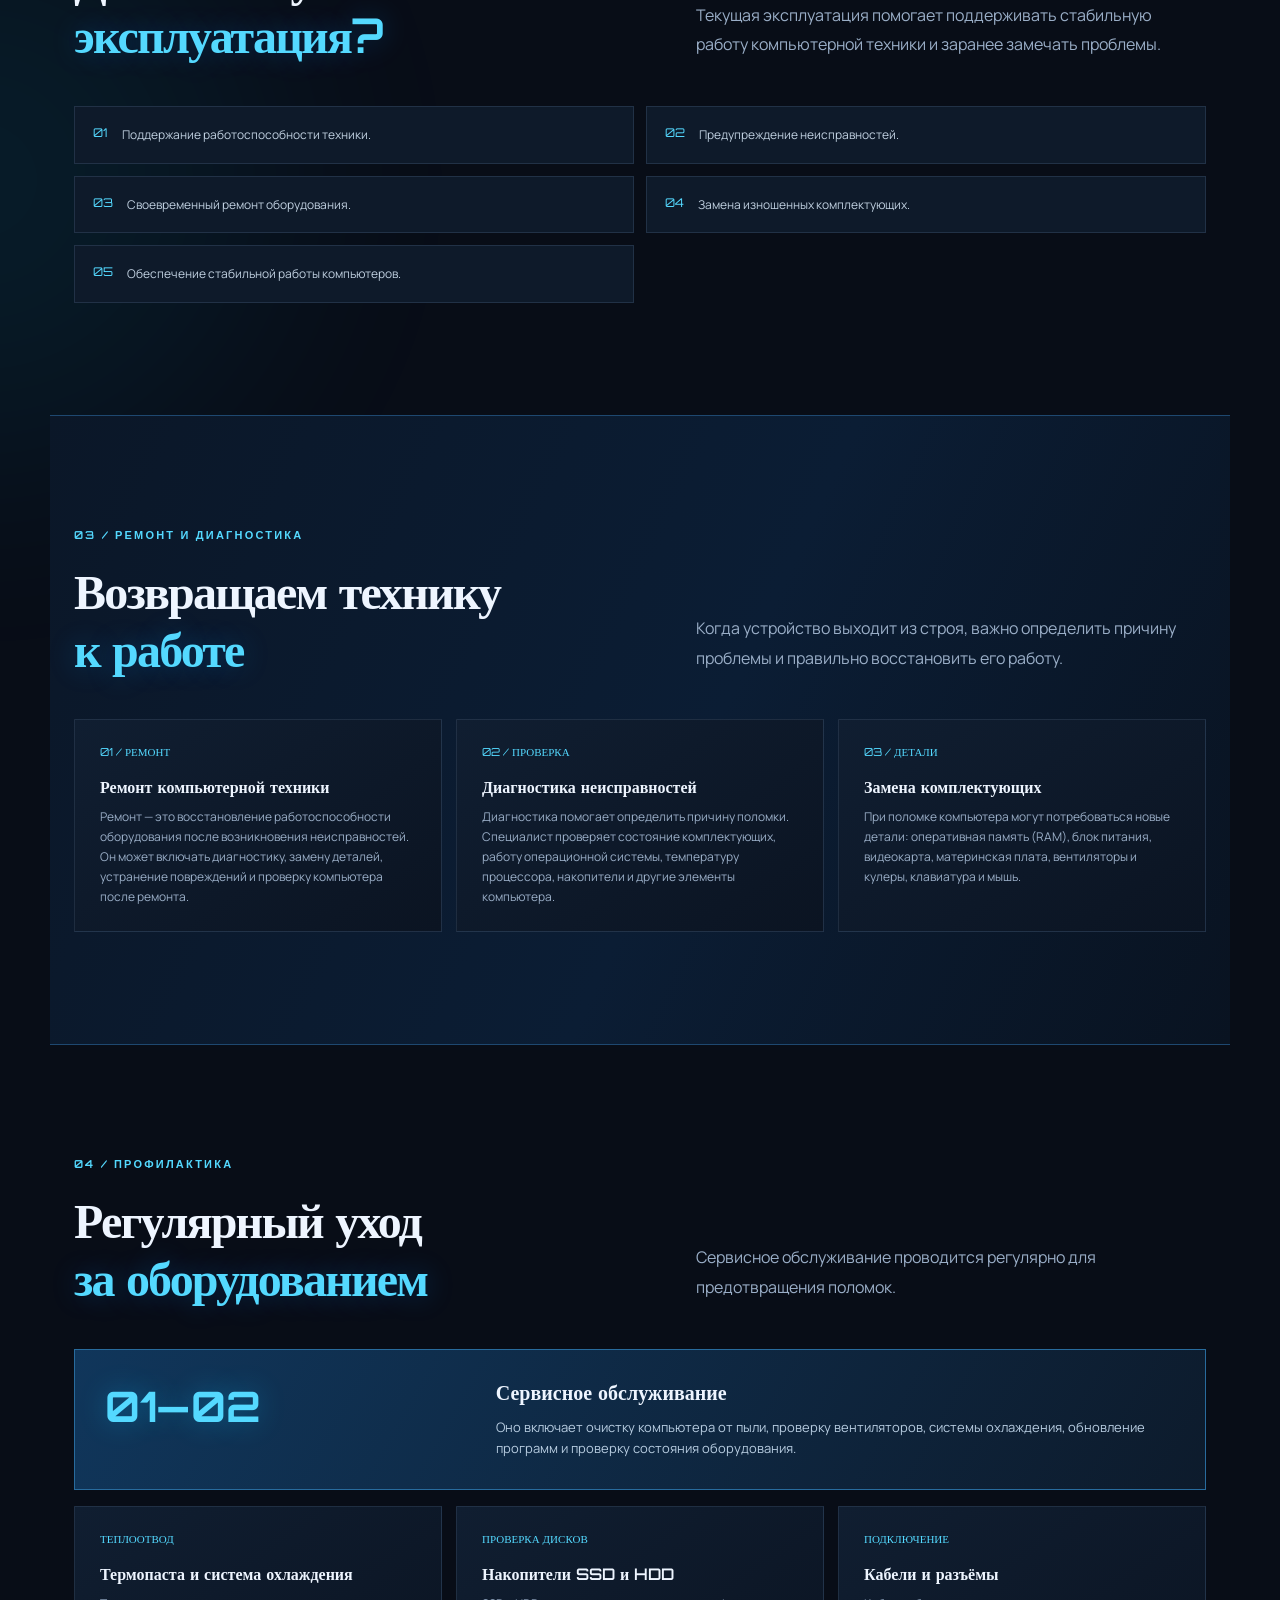
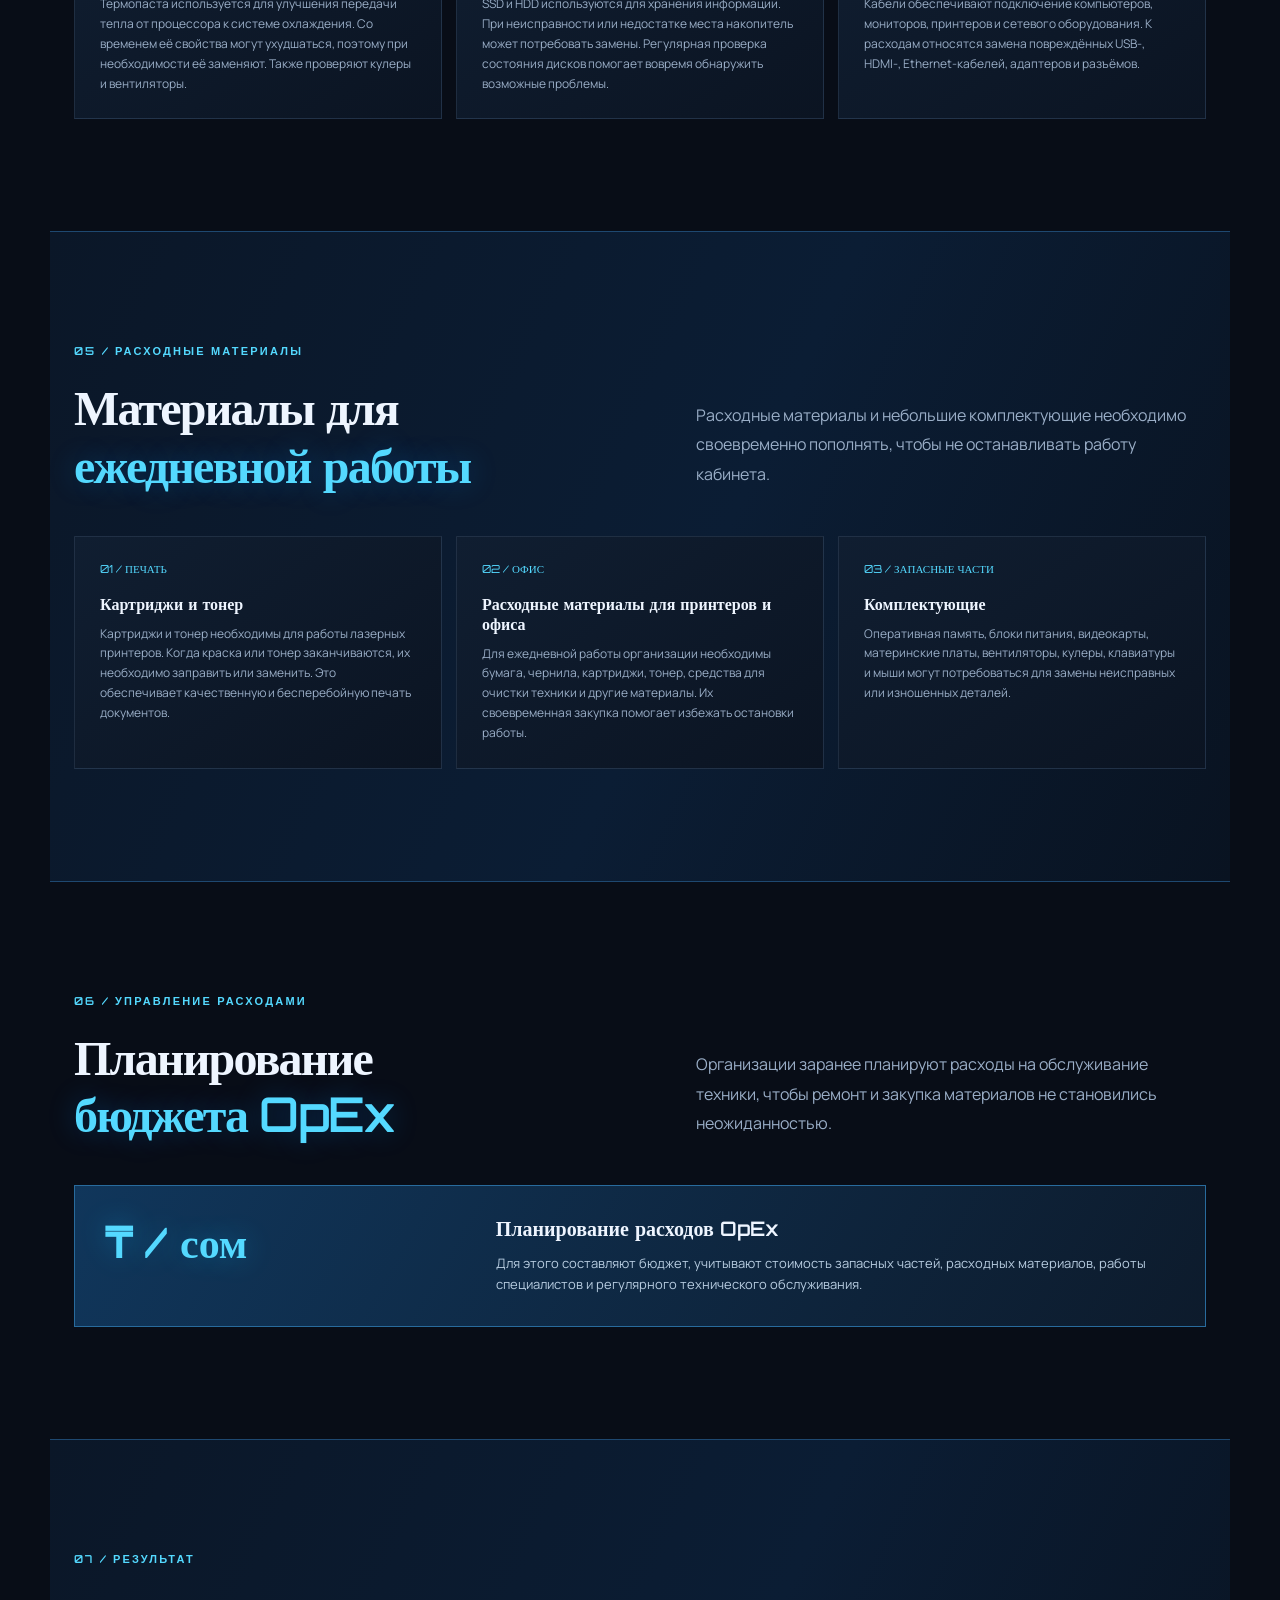
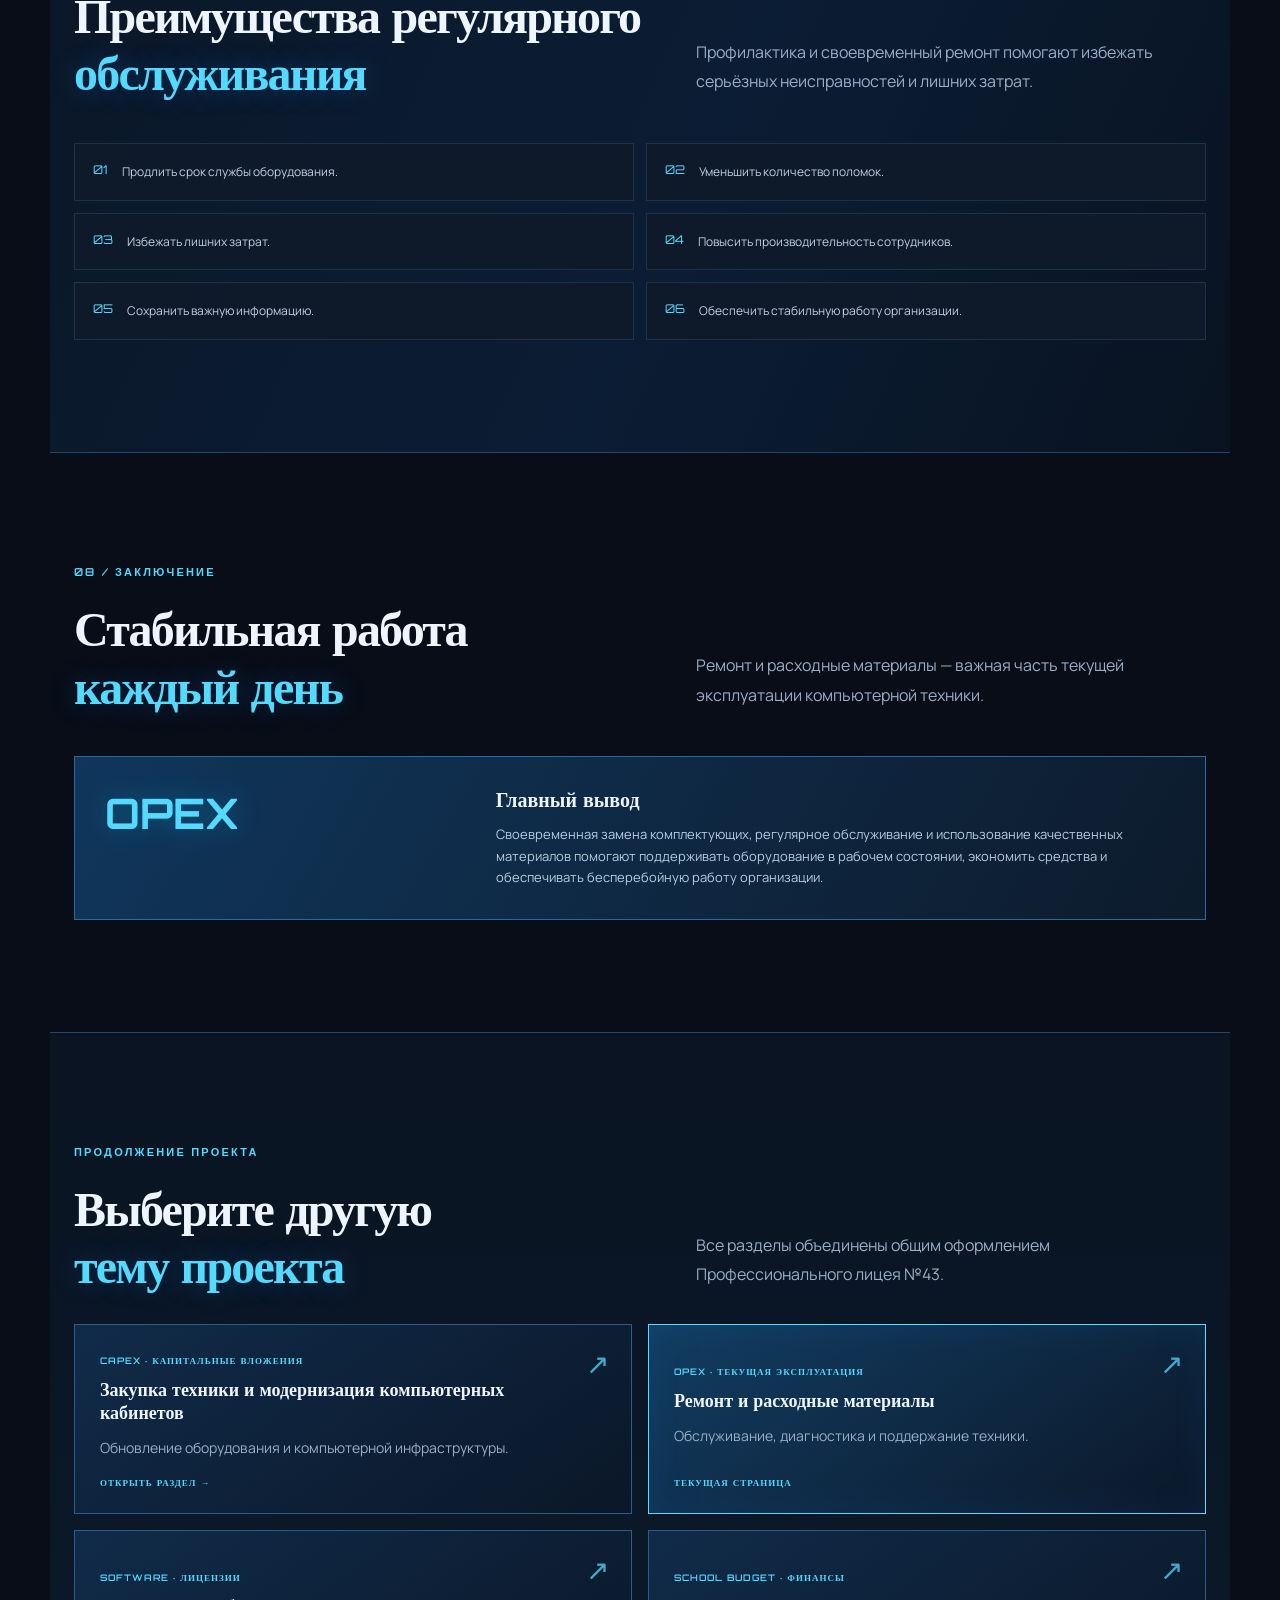
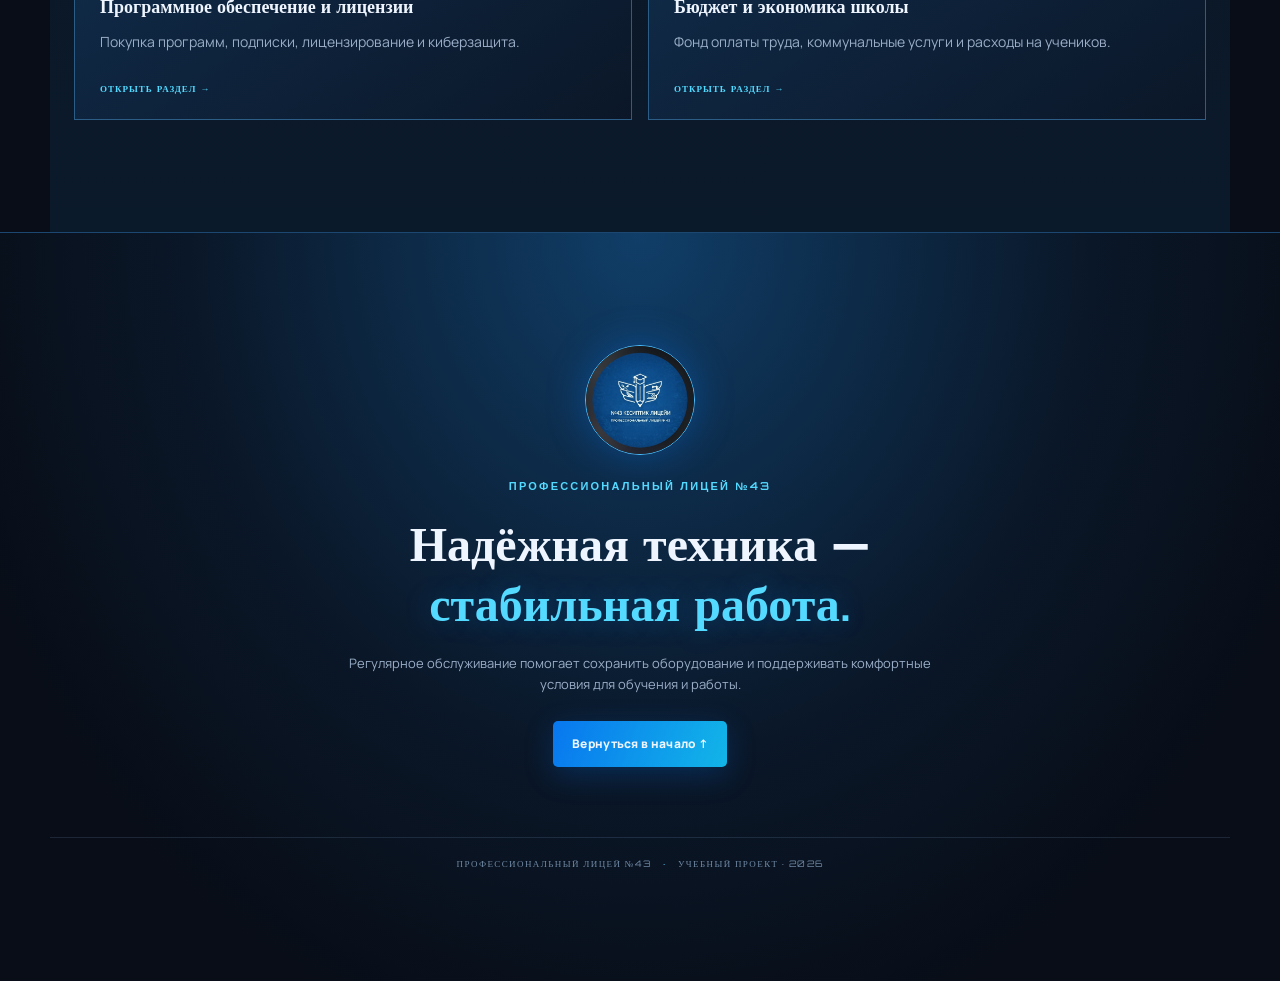
<file: opex.html>
<!DOCTYPE html>
<html lang="ru">
<head>
  <meta charset="UTF-8">
  <meta name="viewport" content="width=device-width, initial-scale=1.0">
  <meta name="description" content="Ремонт и расходные материалы — OpEx и текущая эксплуатация компьютерной техники. Профессиональный лицей №43.">
  <title>Ремонт и расходные материалы | Лицей №43</title>
  <link rel="preconnect" href="https://fonts.googleapis.com">
  <link rel="preconnect" href="https://fonts.gstatic.com" crossorigin>
  <link href="https://fonts.googleapis.com/css2?family=Manrope:wght@400;500;600;700;800&family=Orbitron:wght@500;600;700&display=swap" rel="stylesheet">
  <link rel="stylesheet" href="style.css">
</head>
<body class="expanded-page">
  <div class="page-glow glow-one"></div><div class="page-glow glow-two"></div>
  <header class="topbar">
    <a class="brand" href="index.html" aria-label="На главную страницу проекта">
      <img src="assets/logo-lyceum.jpeg" alt="Логотип Профессионального лицея №43">
      <span><b>ПРОФЕССИОНАЛЬНЫЙ ЛИЦЕЙ №43</b><small>УЧЕБНЫЙ ПРОЕКТ · IT-ИНФРАСТРУКТУРА</small></span>
    </a>
    <button class="menu-toggle" id="menuToggle" aria-label="Открыть меню" aria-expanded="false"><i></i><i></i><i></i></button>
    <nav class="topnav" id="topnav">
      <a href="#about">О теме</a><a href="#repair">Ремонт</a><a href="#service">Обслуживание</a><a href="#materials">Материалы</a><a href="#planning">Планирование</a>
    </nav>
  </header>

  <main>
    <section class="hero opex-hero" id="home">
      <div class="hero-copy">
        <div class="eyebrow"><span class="pulse"></span> ТЕКУЩАЯ ЭКСПЛУАТАЦИЯ IT-ИНФРАСТРУКТУРЫ</div>
        <h1>ТЕХНИКА<br><em>РАБОТАЕТ</em><br>БЕЗ СБОЕВ</h1>
        <p class="hero-subtitle">Ремонт и расходные материалы</p>
        <p class="hero-text">Текущие расходы на обслуживание, ремонт и поддержание работоспособности компьютерной техники.</p>
        <div class="hero-actions"><a class="button primary" href="#about">Изучить раздел <span>↘</span></a><a class="button ghost" href="index.html">Вернуться к CapEx</a></div>
        <div class="hero-meta"><span><b>OPEX</b><small>Операционные расходы</small></span><span><b>15</b><small>Тематических разделов</small></span><span><b>№43</b><small>Профессиональный лицей</small></span></div>
      </div>
      <div class="hero-art">
        <div class="orbit orbit-a"></div><div class="orbit orbit-b"></div>
        <div class="logo-aura"><img src="assets/logo-lyceum.jpeg" alt="Эмблема Профессионального лицея №43"></div>
        <div class="float-card card-top"><span class="mini-icon">⚙</span><span><b>SERVICE MODE</b><small>Плановое обслуживание</small></span></div>
        <div class="float-card card-bottom"><span class="status-dot"></span><span><b>СИСТЕМА ГОТОВА</b><small>Ремонт · проверка · расходники</small></span></div>
        <div class="art-caption">№43 <span>·</span> PROFESSIONAL LYCEUM</div>
      </div>
      <div class="scroll-note">ПРОКРУТИТЕ ВНИЗ <span>↓</span></div>
    </section>

    <section class="section opex-section" id="about">
      <div class="section-kicker">01 / ОСНОВЫ ТЕМЫ</div>
      <div class="section-heading"><h2>Что такое<br><em>OpEx?</em></h2><p>Это расходы, которые помогают технике каждый день оставаться в рабочем состоянии.</p></div>
      <div class="opex-feature"><div class="feature-mark">OPEX</div><div><h3>Operating Expenses</h3><p>OpEx (Operating Expenses) — это текущие операционные расходы организации. Они необходимы для ежедневной работы оборудования, его обслуживания, ремонта и замены расходных материалов.</p></div></div>
    </section>

    <section class="section opex-section" id="tasks">
      <div class="section-kicker">02 / ОСНОВНЫЕ ЗАДАЧИ</div>
      <div class="section-heading"><h2>Для чего нужна<br><em>эксплуатация?</em></h2><p>Текущая эксплуатация помогает поддерживать стабильную работу компьютерной техники и заранее замечать проблемы.</p></div>
      <div class="opex-list">
        <div class="opex-list-item"><span>01</span><p>Поддержание работоспособности техники.</p></div>
        <div class="opex-list-item"><span>02</span><p>Предупреждение неисправностей.</p></div>
        <div class="opex-list-item"><span>03</span><p>Своевременный ремонт оборудования.</p></div>
        <div class="opex-list-item"><span>04</span><p>Замена изношенных комплектующих.</p></div>
        <div class="opex-list-item"><span>05</span><p>Обеспечение стабильной работы компьютеров.</p></div>
      </div>
    </section>

    <section class="section opex-section" id="repair">
      <div class="section-kicker">03 / РЕМОНТ И ДИАГНОСТИКА</div>
      <div class="section-heading"><h2>Возвращаем технику<br><em>к работе</em></h2><p>Когда устройство выходит из строя, важно определить причину проблемы и правильно восстановить его работу.</p></div>
      <div class="opex-card-grid">
        <article class="opex-card"><div class="card-number">01 / РЕМОНТ</div><h3>Ремонт компьютерной техники</h3><p>Ремонт — это восстановление работоспособности оборудования после возникновения неисправностей. Он может включать диагностику, замену деталей, устранение повреждений и проверку компьютера после ремонта.</p></article>
        <article class="opex-card"><div class="card-number">02 / ПРОВЕРКА</div><h3>Диагностика неисправностей</h3><p>Диагностика помогает определить причину поломки. Специалист проверяет состояние комплектующих, работу операционной системы, температуру процессора, накопители и другие элементы компьютера.</p></article>
        <article class="opex-card"><div class="card-number">03 / ДЕТАЛИ</div><h3>Замена комплектующих</h3><p>При поломке компьютера могут потребоваться новые детали: оперативная память (RAM), блок питания, видеокарта, материнская плата, вентиляторы и кулеры, клавиатура и мышь.</p></article>
      </div>
    </section>

    <section class="section opex-section" id="service">
      <div class="section-kicker">04 / ПРОФИЛАКТИКА</div>
      <div class="section-heading"><h2>Регулярный уход<br><em>за оборудованием</em></h2><p>Сервисное обслуживание проводится регулярно для предотвращения поломок.</p></div>
      <div class="opex-feature"><div class="feature-mark">01—02</div><div><h3>Сервисное обслуживание</h3><p>Оно включает очистку компьютера от пыли, проверку вентиляторов, системы охлаждения, обновление программ и проверку состояния оборудования.</p></div></div>
      <div class="opex-card-grid" style="margin-top:16px">
        <article class="opex-card"><div class="card-number">ТЕПЛООТВОД</div><h3>Термопаста и система охлаждения</h3><p>Термопаста используется для улучшения передачи тепла от процессора к системе охлаждения. Со временем её свойства могут ухудшаться, поэтому при необходимости её заменяют. Также проверяют кулеры и вентиляторы.</p></article>
        <article class="opex-card"><div class="card-number">ПРОВЕРКА ДИСКОВ</div><h3>Накопители SSD и HDD</h3><p>SSD и HDD используются для хранения информации. При неисправности или недостатке места накопитель может потребовать замены. Регулярная проверка состояния дисков помогает вовремя обнаружить возможные проблемы.</p></article>
        <article class="opex-card"><div class="card-number">ПОДКЛЮЧЕНИЕ</div><h3>Кабели и разъёмы</h3><p>Кабели обеспечивают подключение компьютеров, мониторов, принтеров и сетевого оборудования. К расходам относятся замена повреждённых USB-, HDMI-, Ethernet-кабелей, адаптеров и разъёмов.</p></article>
      </div>
    </section>

    <section class="section opex-section" id="materials">
      <div class="section-kicker">05 / РАСХОДНЫЕ МАТЕРИАЛЫ</div>
      <div class="section-heading"><h2>Материалы для<br><em>ежедневной работы</em></h2><p>Расходные материалы и небольшие комплектующие необходимо своевременно пополнять, чтобы не останавливать работу кабинета.</p></div>
      <div class="opex-card-grid">
        <article class="opex-card"><div class="card-number">01 / ПЕЧАТЬ</div><h3>Картриджи и тонер</h3><p>Картриджи и тонер необходимы для работы лазерных принтеров. Когда краска или тонер заканчиваются, их необходимо заправить или заменить. Это обеспечивает качественную и бесперебойную печать документов.</p></article>
        <article class="opex-card"><div class="card-number">02 / ОФИС</div><h3>Расходные материалы для принтеров и офиса</h3><p>Для ежедневной работы организации необходимы бумага, чернила, картриджи, тонер, средства для очистки техники и другие материалы. Их своевременная закупка помогает избежать остановки работы.</p></article>
        <article class="opex-card"><div class="card-number">03 / ЗАПАСНЫЕ ЧАСТИ</div><h3>Комплектующие</h3><p>Оперативная память, блоки питания, видеокарты, материнские платы, вентиляторы, кулеры, клавиатуры и мыши могут потребоваться для замены неисправных или изношенных деталей.</p></article>
      </div>
    </section>

    <section class="section opex-section" id="planning">
      <div class="section-kicker">06 / УПРАВЛЕНИЕ РАСХОДАМИ</div>
      <div class="section-heading"><h2>Планирование<br><em>бюджета OpEx</em></h2><p>Организации заранее планируют расходы на обслуживание техники, чтобы ремонт и закупка материалов не становились неожиданностью.</p></div>
      <div class="opex-feature"><div class="feature-mark">₸ / сом</div><div><h3>Планирование расходов OpEx</h3><p>Для этого составляют бюджет, учитывают стоимость запасных частей, расходных материалов, работы специалистов и регулярного технического обслуживания.</p></div></div>
    </section>

    <section class="section opex-section" id="benefits">
      <div class="section-kicker">07 / РЕЗУЛЬТАТ</div>
      <div class="section-heading"><h2>Преимущества регулярного<br><em>обслуживания</em></h2><p>Профилактика и своевременный ремонт помогают избежать серьёзных неисправностей и лишних затрат.</p></div>
      <div class="opex-list">
        <div class="opex-list-item"><span>01</span><p>Продлить срок службы оборудования.</p></div>
        <div class="opex-list-item"><span>02</span><p>Уменьшить количество поломок.</p></div>
        <div class="opex-list-item"><span>03</span><p>Избежать лишних затрат.</p></div>
        <div class="opex-list-item"><span>04</span><p>Повысить производительность сотрудников.</p></div>
        <div class="opex-list-item"><span>05</span><p>Сохранить важную информацию.</p></div>
        <div class="opex-list-item"><span>06</span><p>Обеспечить стабильную работу организации.</p></div>
      </div>
    </section>

    <section class="section opex-section">
      <div class="section-kicker">08 / ЗАКЛЮЧЕНИЕ</div>
      <div class="section-heading"><h2>Стабильная работа<br><em>каждый день</em></h2><p>Ремонт и расходные материалы — важная часть текущей эксплуатации компьютерной техники.</p></div>
      <div class="opex-feature"><div class="feature-mark">OPEX</div><div><h3>Главный вывод</h3><p>Своевременная замена комплектующих, регулярное обслуживание и использование качественных материалов помогают поддерживать оборудование в рабочем состоянии, экономить средства и обеспечивать бесперебойную работу организации.</p></div></div>
    </section>

    <section class="page-switcher section"><div class="section-kicker">ПРОДОЛЖЕНИЕ ПРОЕКТА</div><div class="section-heading"><h2>Выберите другую<br><em>тему проекта</em></h2><p>Все разделы объединены общим оформлением Профессионального лицея №43.</p></div><div class="page-links"><a class="page-link-card " href="index.html"><span class="tag">CAPEX · КАПИТАЛЬНЫЕ ВЛОЖЕНИЯ</span><h3>Закупка техники и модернизация компьютерных кабинетов</h3><p>Обновление оборудования и компьютерной инфраструктуры.</p><span class="tag">ОТКРЫТЬ РАЗДЕЛ →</span></a><a class="page-link-card current-page" href="opex.html"><span class="tag">OPEX · ТЕКУЩАЯ ЭКСПЛУАТАЦИЯ</span><h3>Ремонт и расходные материалы</h3><p>Обслуживание, диагностика и поддержание техники.</p><span class="tag">ТЕКУЩАЯ СТРАНИЦА</span></a><a class="page-link-card " href="software.html"><span class="tag">SOFTWARE · ЛИЦЕНЗИИ</span><h3>Программное обеспечение и лицензии</h3><p>Покупка программ, подписки, лицензирование и киберзащита.</p><span class="tag">ОТКРЫТЬ РАЗДЕЛ →</span></a><a class="page-link-card " href="school-budget.html"><span class="tag">SCHOOL BUDGET · ФИНАНСЫ</span><h3>Бюджет и экономика школы</h3><p>Фонд оплаты труда, коммунальные услуги и расходы на учеников.</p><span class="tag">ОТКРЫТЬ РАЗДЕЛ →</span></a></div></section>

    <section class="closing section opex-closing">
      <div class="closing-logo"><img src="assets/logo-lyceum.jpeg" alt="Логотип лицея №43"></div>
      <div class="section-kicker">ПРОФЕССИОНАЛЬНЫЙ ЛИЦЕЙ №43</div>
      <h2>Надёжная техника —<br><em>стабильная работа.</em></h2>
      <p>Регулярное обслуживание помогает сохранить оборудование и поддерживать комфортные условия для обучения и работы.</p>
      <a class="button primary" href="#home">Вернуться в начало ↑</a>
      <div class="closing-footer">ПРОФЕССИОНАЛЬНЫЙ ЛИЦЕЙ №43 <span>·</span> УЧЕБНЫЙ ПРОЕКТ · 2026</div>
    </section>
  </main>
  <button class="to-top" id="toTop" aria-label="Наверх">↑</button>
  <script src="script.js"></script>
</body>
</html>
</file>
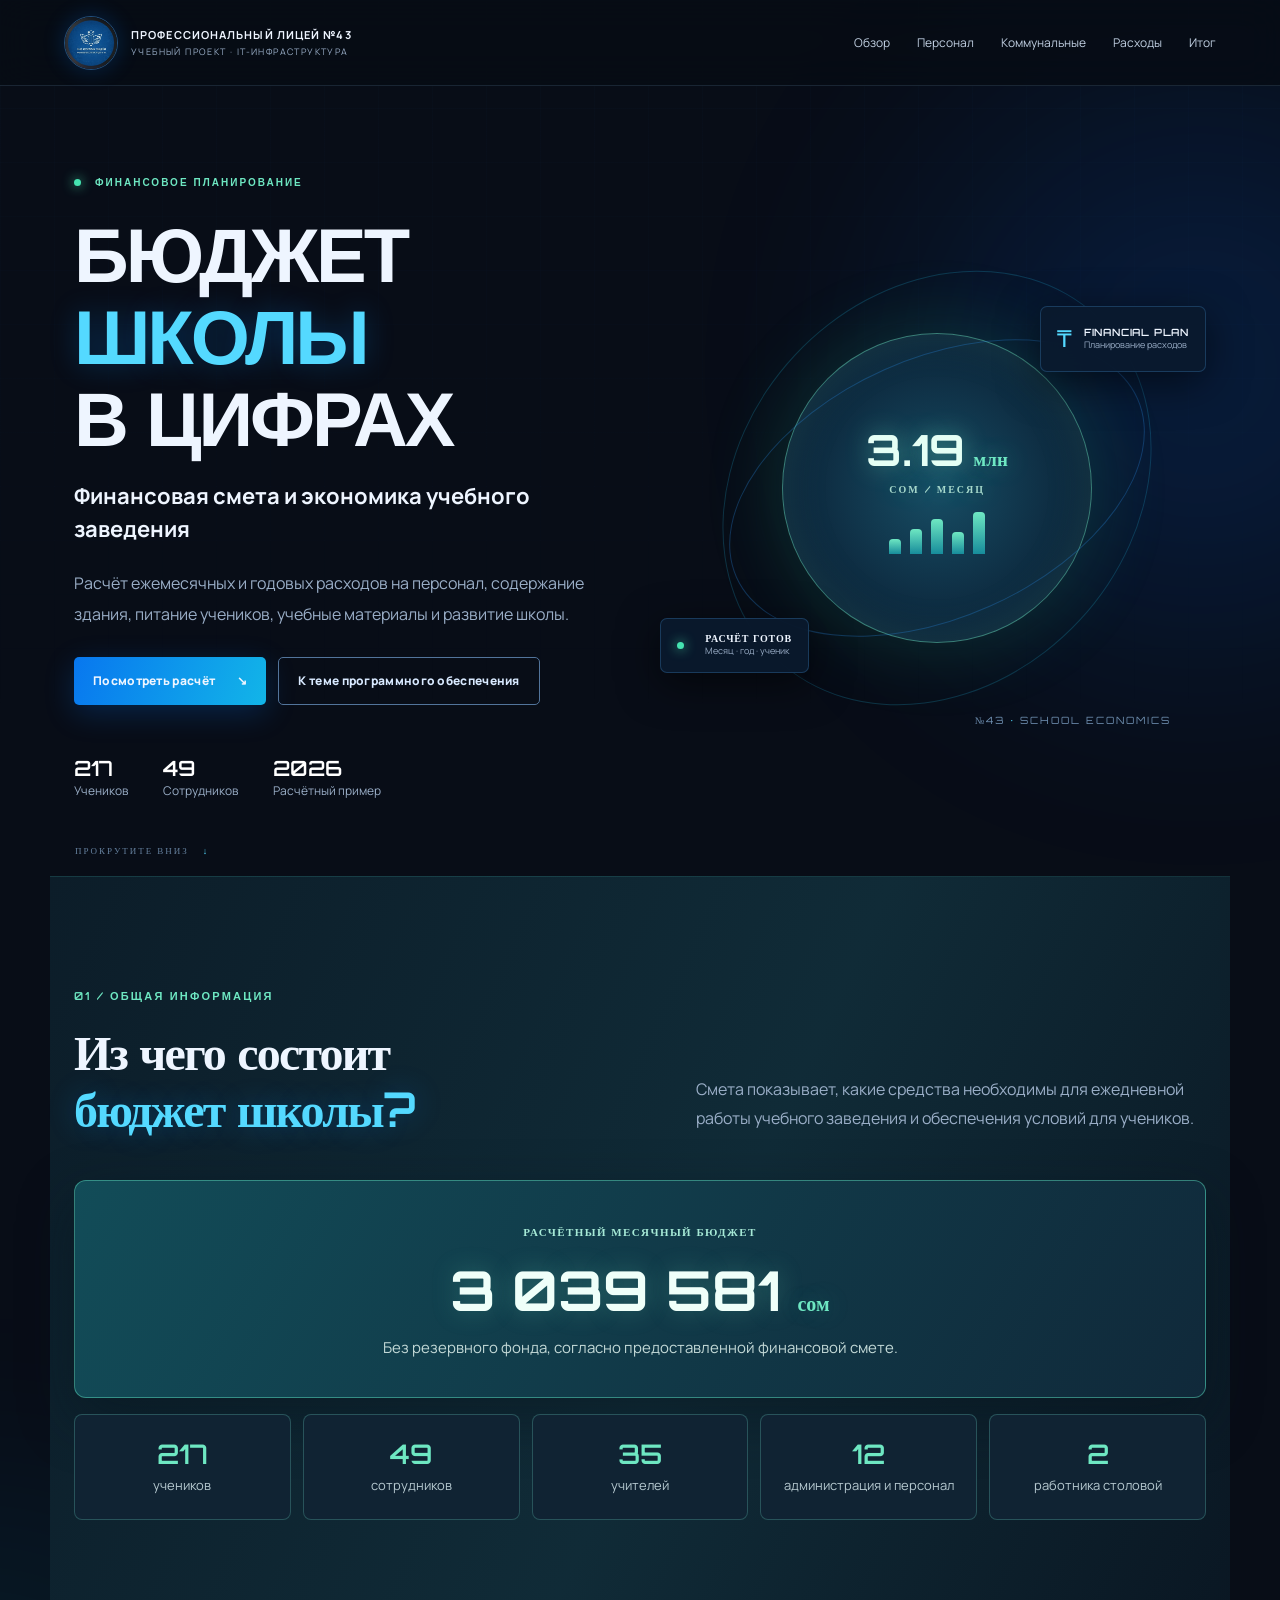
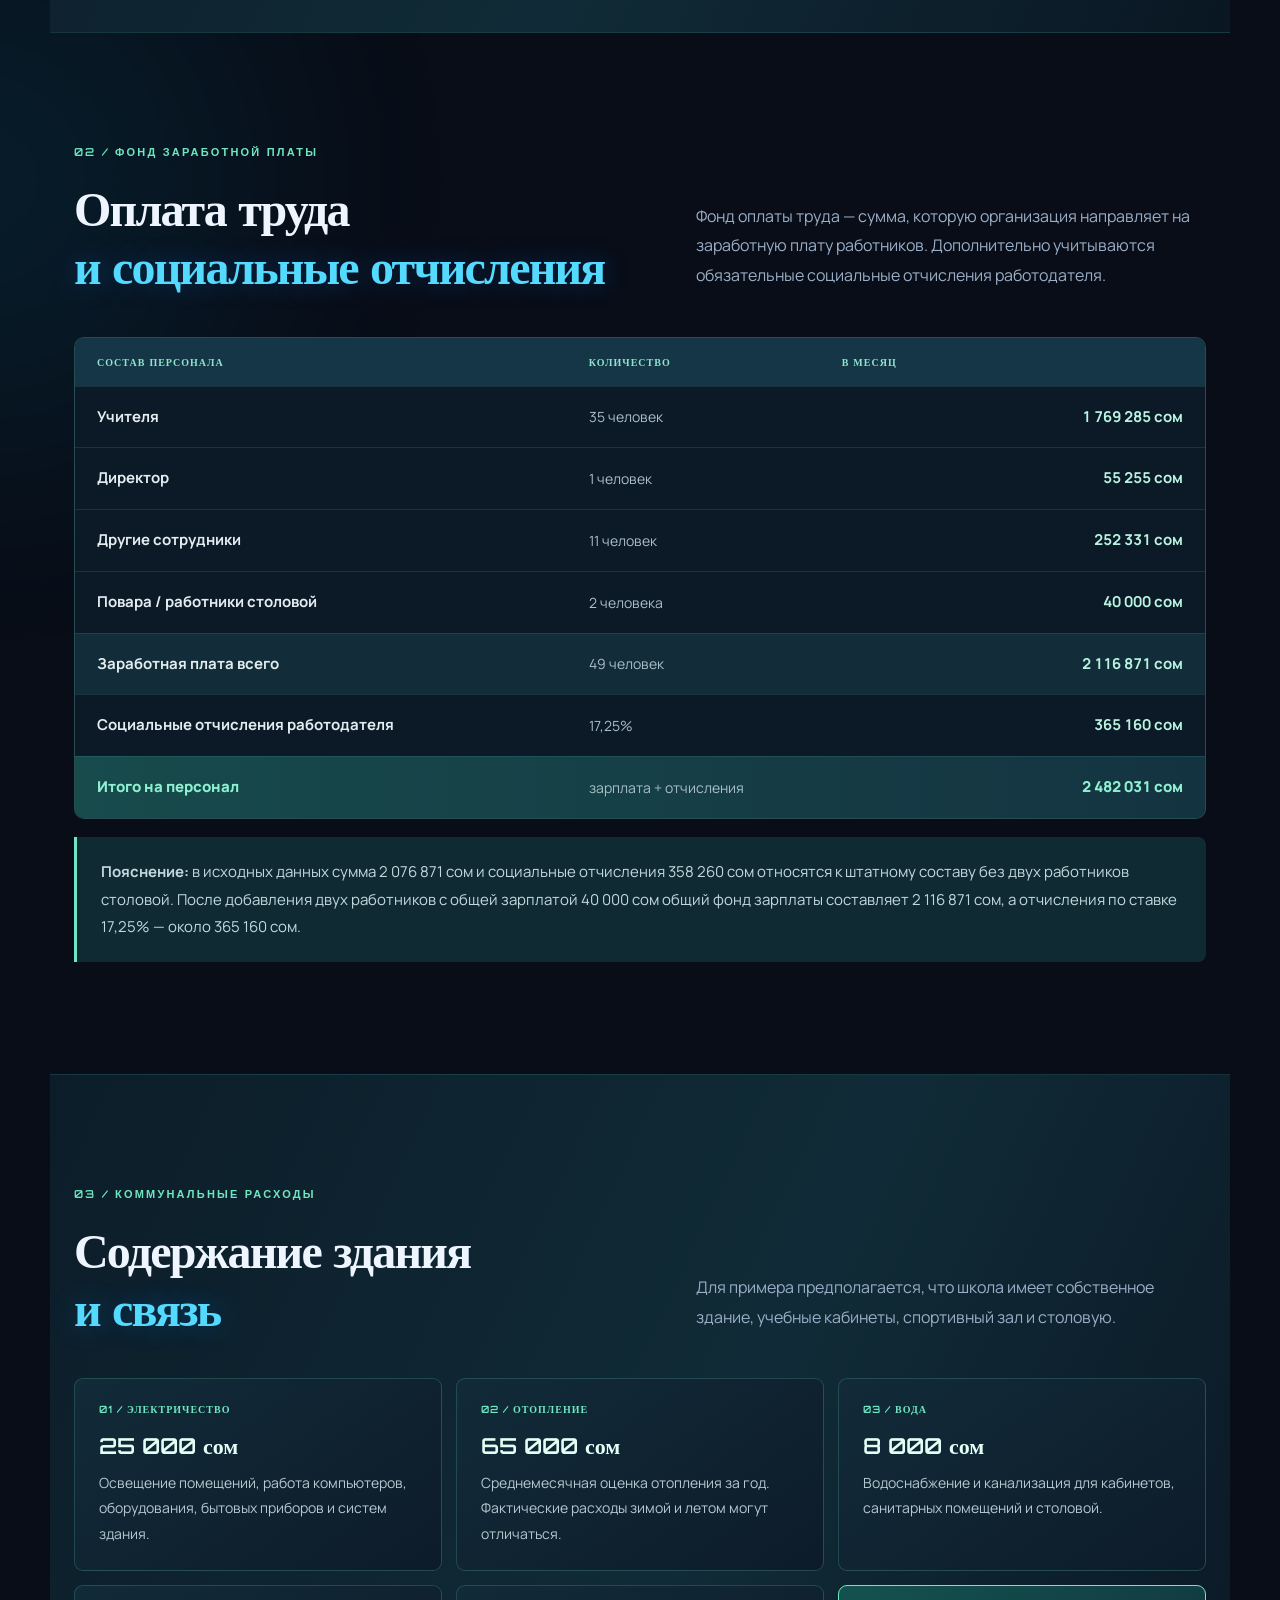
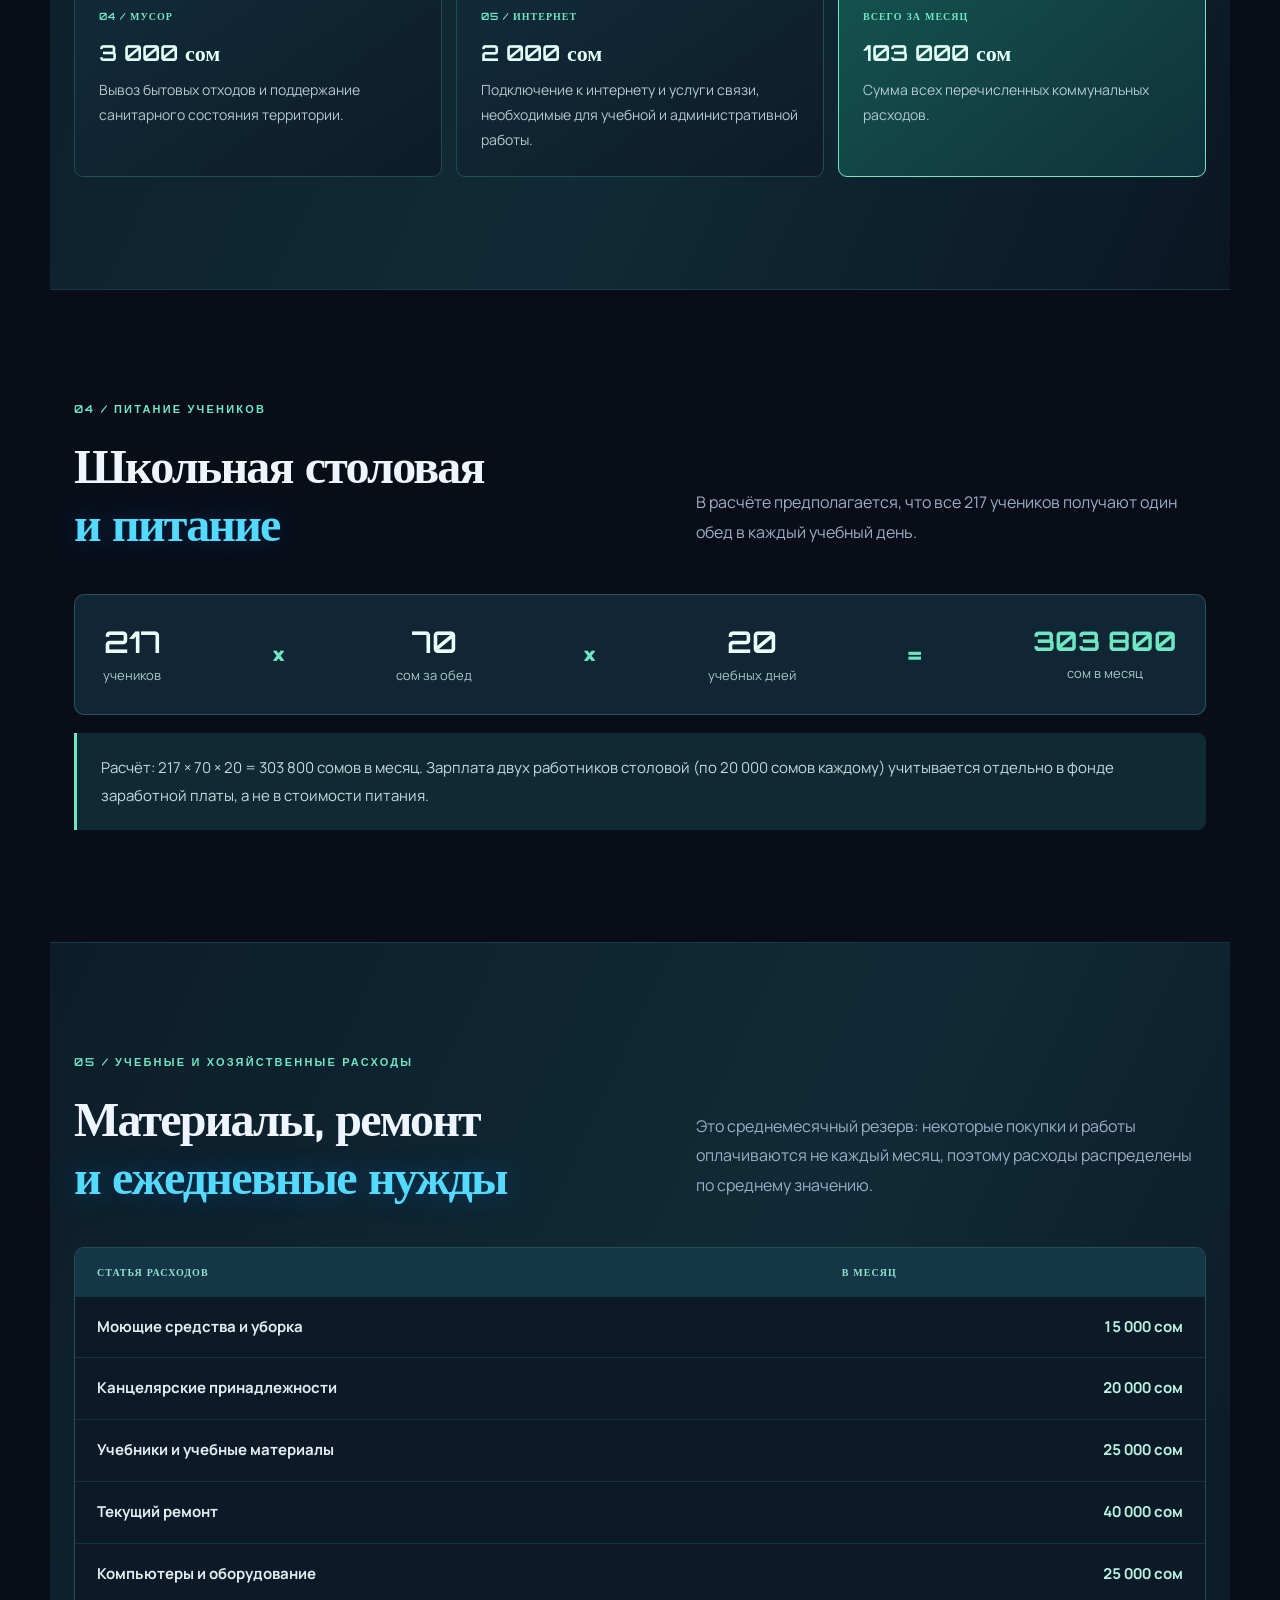
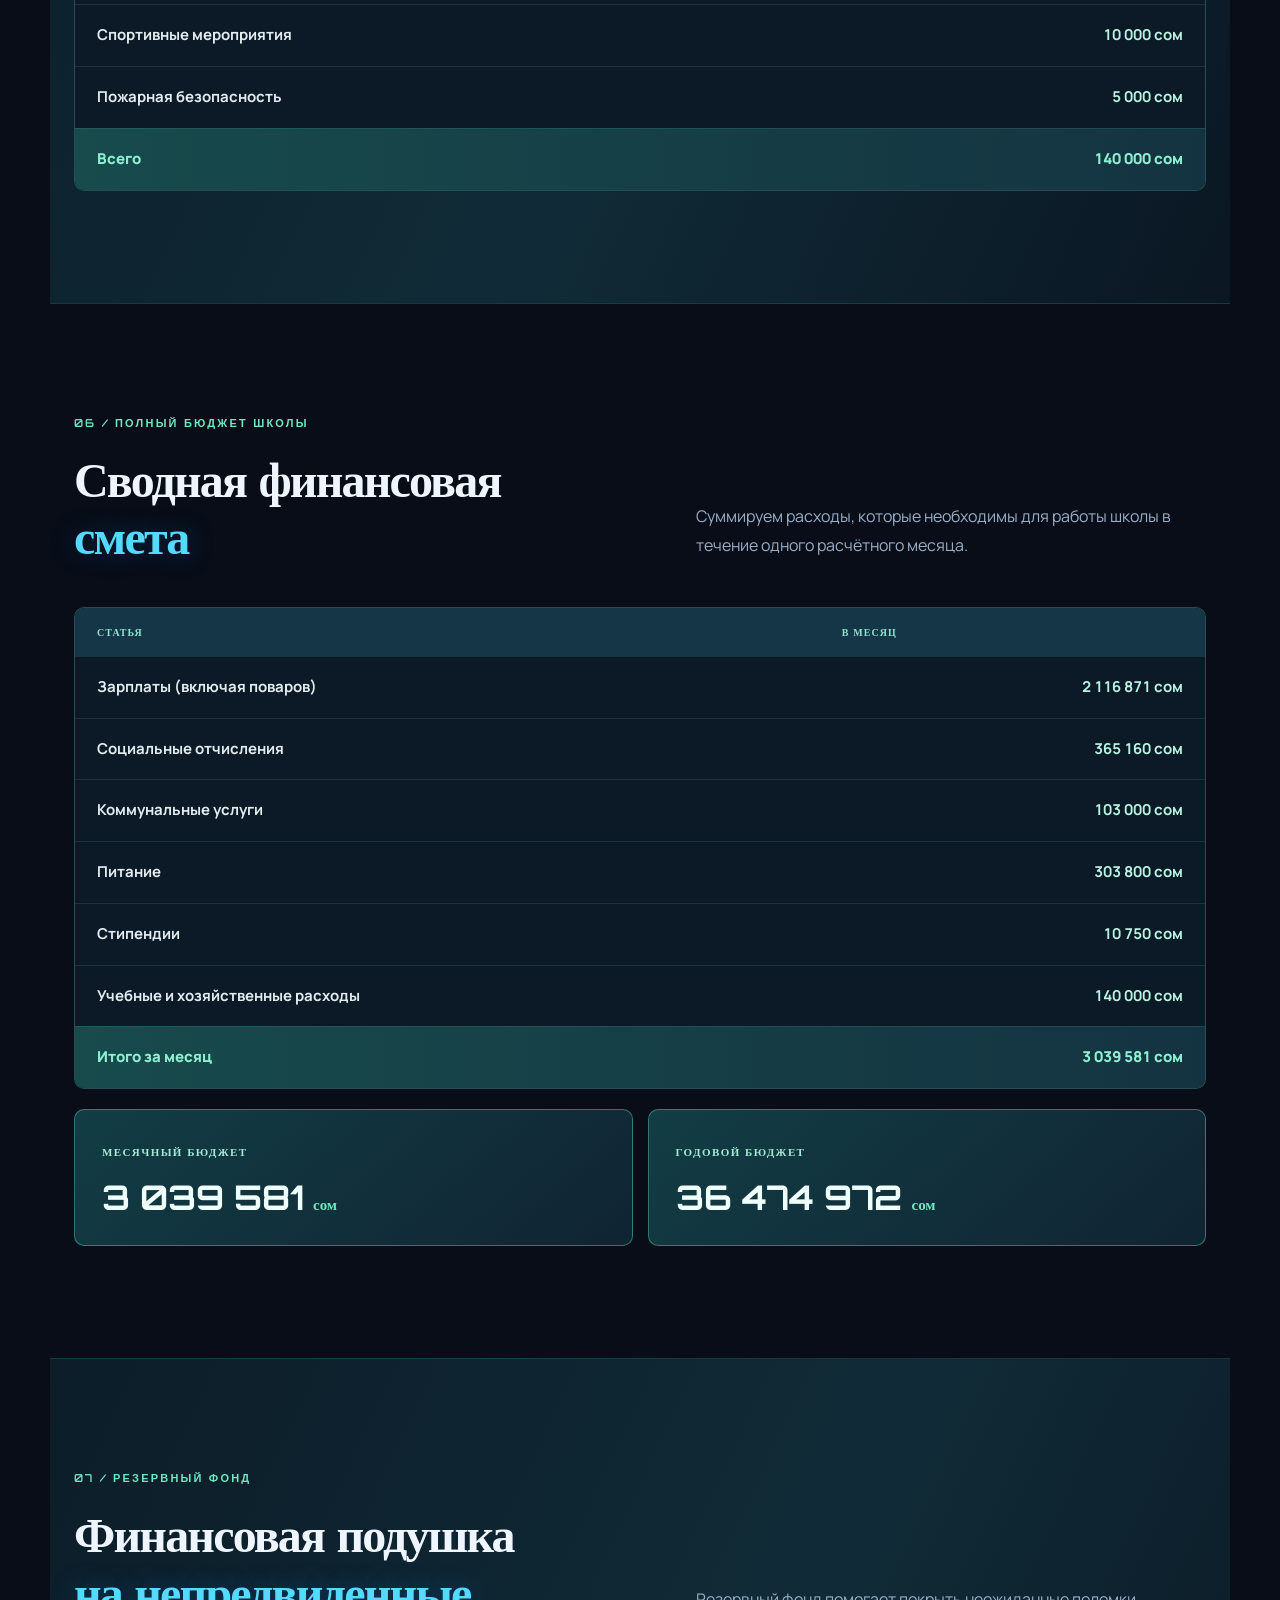
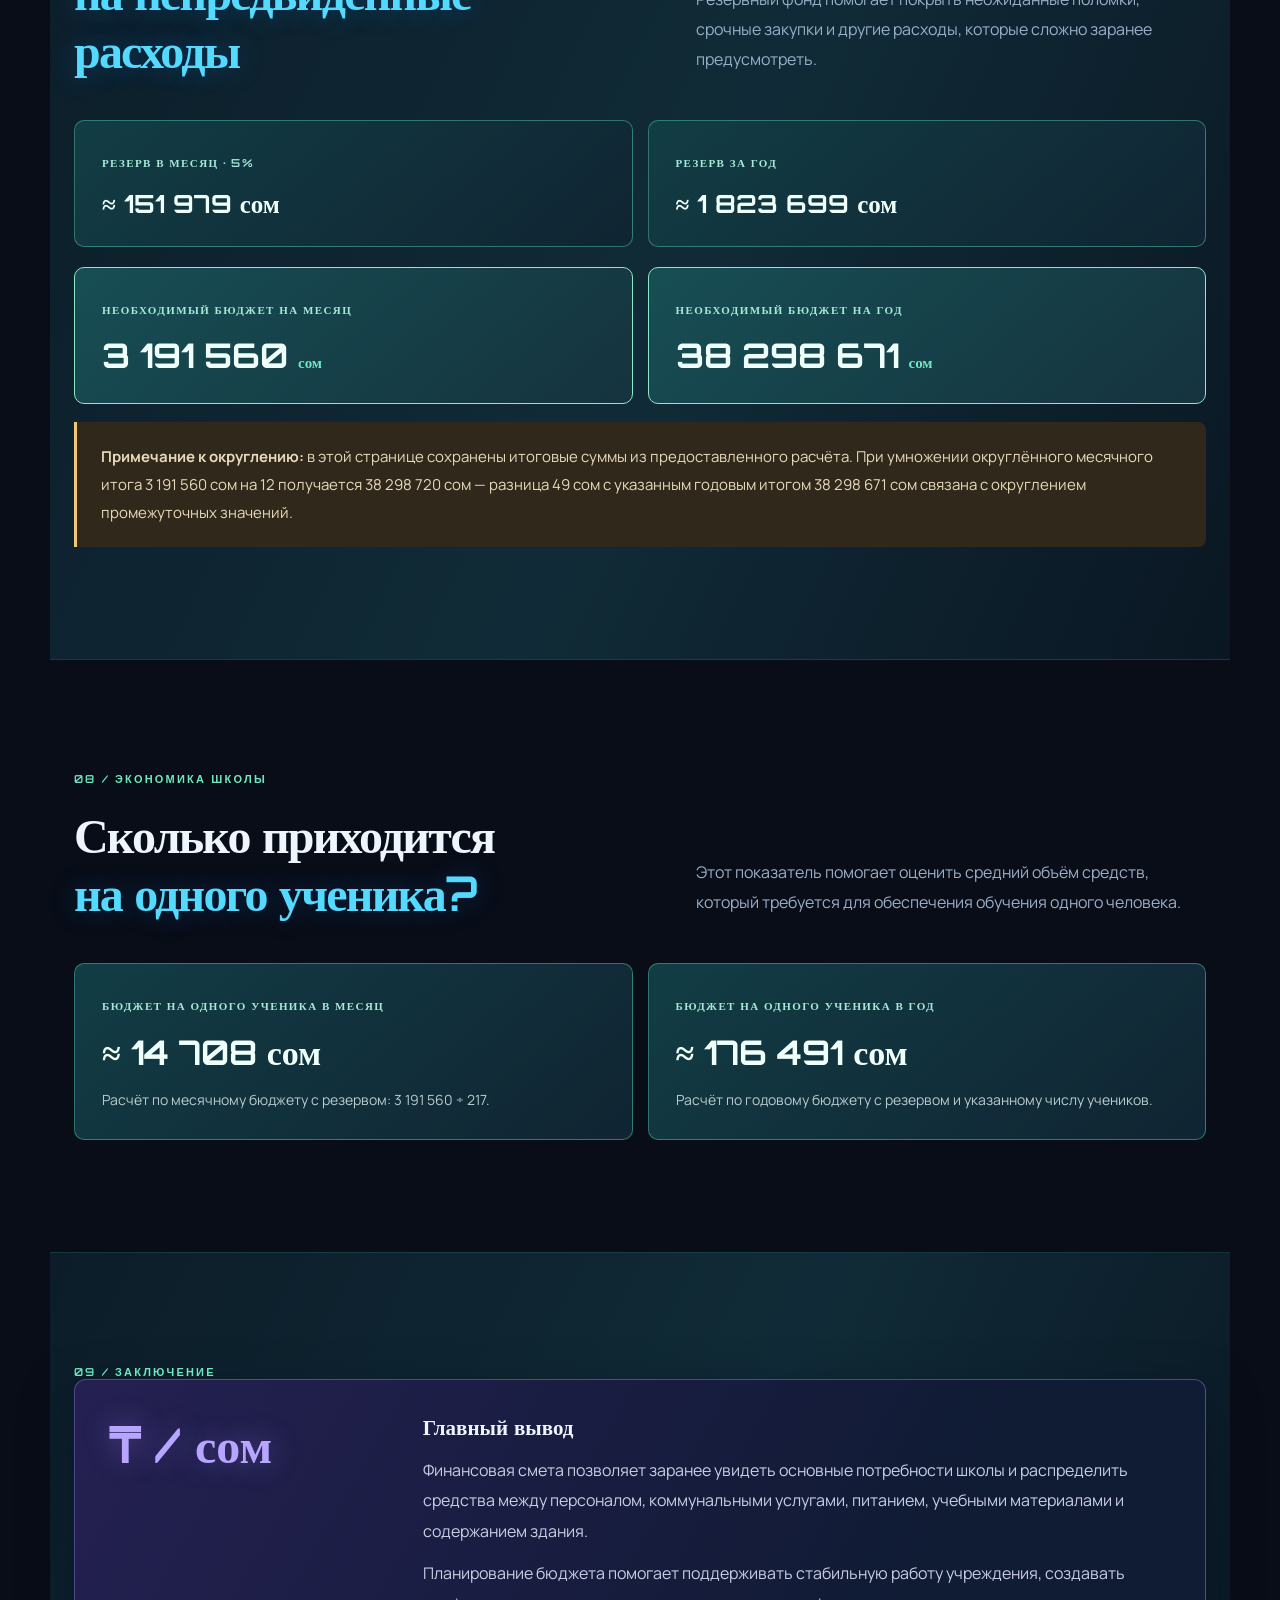
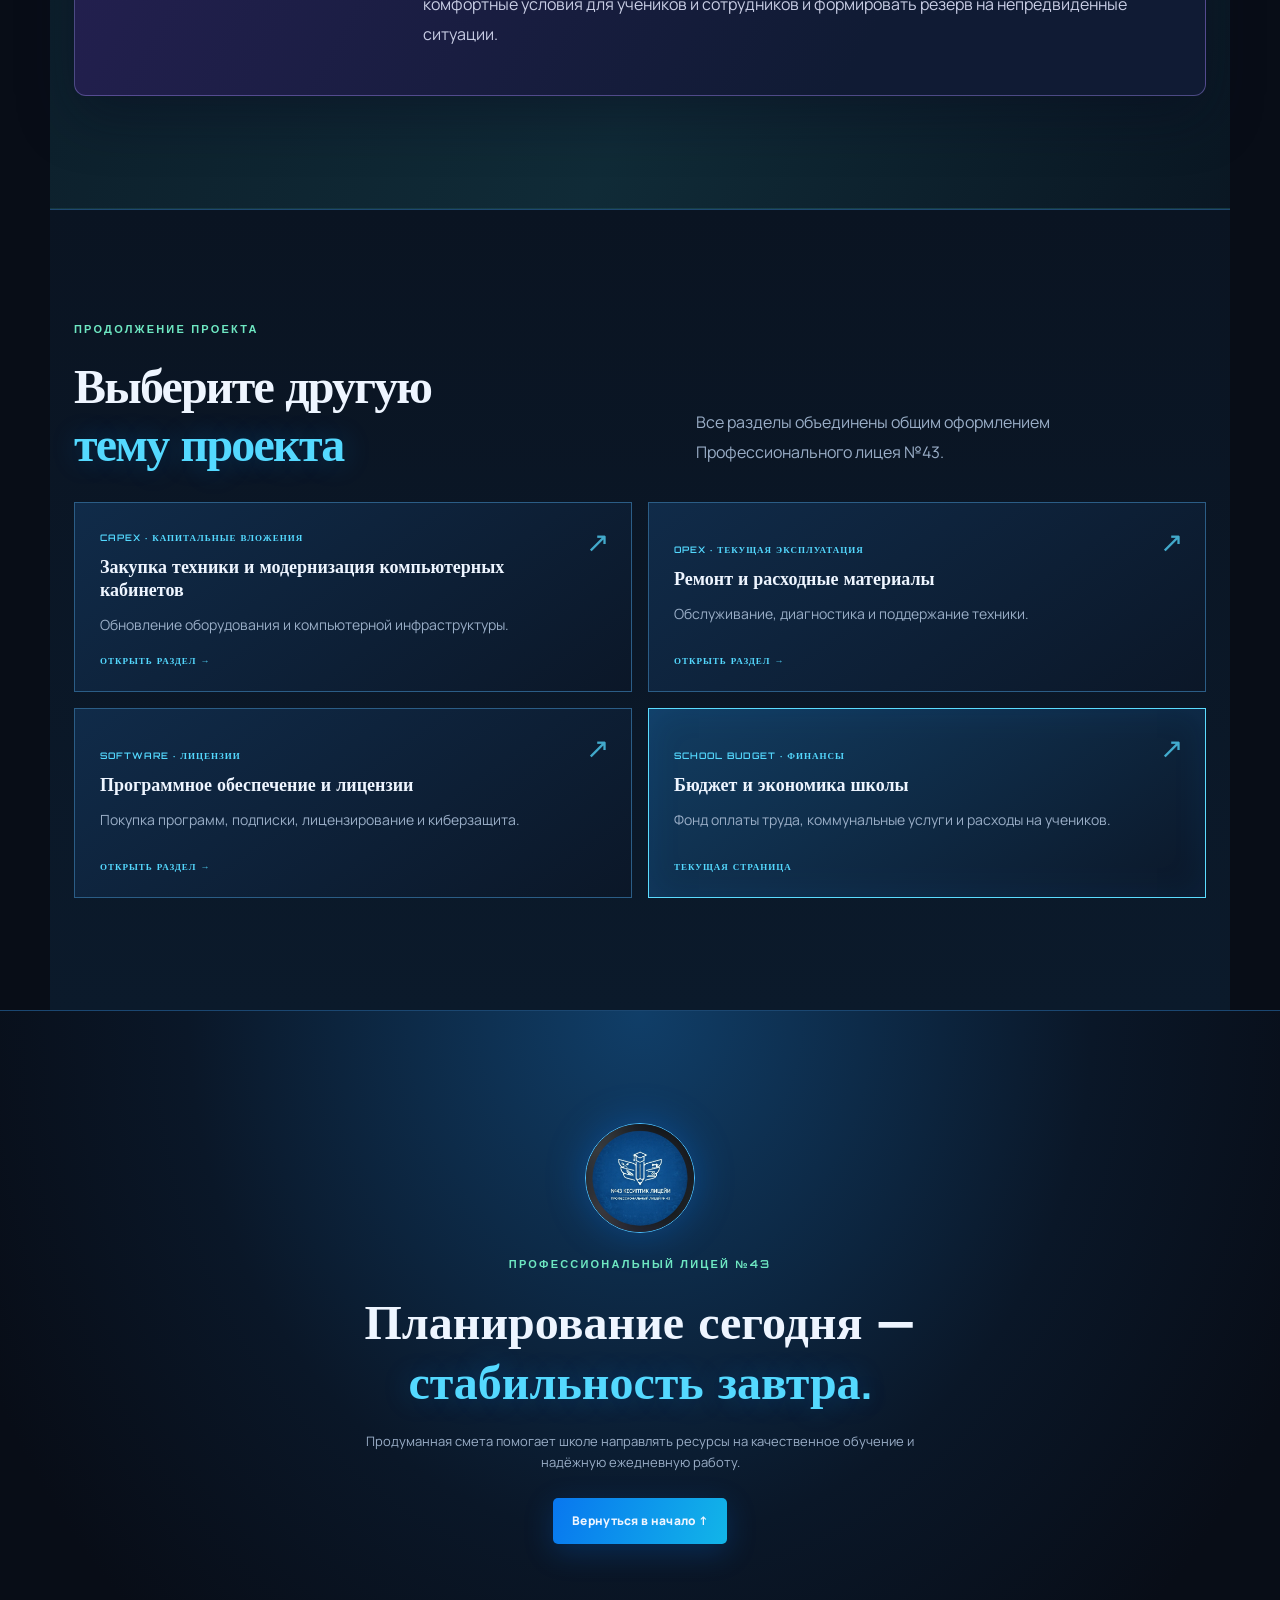
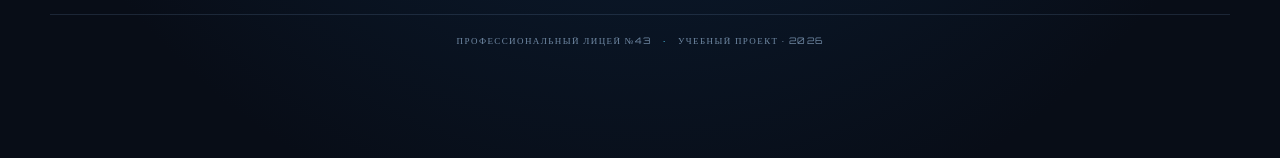
<file: school-budget.html>
<!DOCTYPE html><html lang="ru"><head><meta charset="UTF-8"><meta name="viewport" content="width=device-width, initial-scale=1.0"><meta name="description" content="Расчёт бюджета и экономики школы: заработная плата, коммунальные услуги, питание и хозяйственные расходы."><title>Бюджет и экономика школы | Лицей №43</title><link rel="preconnect" href="https://fonts.googleapis.com"><link rel="preconnect" href="https://fonts.gstatic.com" crossorigin><link href="https://fonts.googleapis.com/css2?family=Manrope:wght@400;500;600;700;800&family=Orbitron:wght@500;600;700&display=swap" rel="stylesheet"><link rel="stylesheet" href="style.css"></head><body class="expanded-page finance-page"><div class="page-glow glow-one"></div><div class="page-glow glow-two"></div><header class="topbar"><a class="brand" href="index.html"><img src="assets/logo-lyceum.jpeg" alt="Логотип Профессионального лицея №43"><span><b>ПРОФЕССИОНАЛЬНЫЙ ЛИЦЕЙ №43</b><small>УЧЕБНЫЙ ПРОЕКТ · IT-ИНФРАСТРУКТУРА</small></span></a><button class="menu-toggle" id="menuToggle" aria-label="Открыть меню" aria-expanded="false"><i></i><i></i><i></i></button><nav class="topnav" id="topnav"><a href="#overview">Обзор</a><a href="#staff">Персонал</a><a href="#utilities">Коммунальные</a><a href="#expenses">Расходы</a><a href="#summary">Итог</a></nav></header><main>
<section class="hero finance-hero" id="home"><div class="hero-copy"><div class="eyebrow"><span class="pulse"></span> ФИНАНСОВОЕ ПЛАНИРОВАНИЕ</div><h1>БЮДЖЕТ<br><em>ШКОЛЫ</em><br>В ЦИФРАХ</h1><p class="hero-subtitle">Финансовая смета и экономика учебного заведения</p><p class="hero-text">Расчёт ежемесячных и годовых расходов на персонал, содержание здания, питание учеников, учебные материалы и развитие школы.</p><div class="hero-actions"><a class="button primary" href="#overview">Посмотреть расчёт <span>↘</span></a><a class="button ghost" href="software.html">К теме программного обеспечения</a></div><div class="hero-meta"><span><b>217</b><small>Учеников</small></span><span><b>49</b><small>Сотрудников</small></span><span><b>2026</b><small>Расчётный пример</small></span></div></div><div class="hero-art"><div class="orbit orbit-a"></div><div class="orbit orbit-b"></div><div class="finance-orb"><div class="finance-number">3.19<span>млн</span><small>СОМ / МЕСЯЦ</small></div><div class="finance-bars"><i></i><i></i><i></i><i></i><i></i></div></div><div class="float-card card-top"><span class="mini-icon">₸</span><span><b>FINANCIAL PLAN</b><small>Планирование расходов</small></span></div><div class="float-card card-bottom"><span class="status-dot"></span><span><b>РАСЧЁТ ГОТОВ</b><small>Месяц · год · ученик</small></span></div><div class="art-caption">№43 <span>·</span> SCHOOL ECONOMICS</div></div><div class="scroll-note">ПРОКРУТИТЕ ВНИЗ <span>↓</span></div></section>
<section class="section finance-section" id="overview"><div class="section-kicker">01 / ОБЩАЯ ИНФОРМАЦИЯ</div><div class="section-heading"><h2>Из чего состоит<br><em>бюджет школы?</em></h2><p>Смета показывает, какие средства необходимы для ежедневной работы учебного заведения и обеспечения условий для учеников.</p></div><div class="finance-highlight"><span>РАСЧЁТНЫЙ МЕСЯЧНЫЙ БЮДЖЕТ</span><strong>3 039 581 <small>сом</small></strong><p>Без резервного фонда, согласно предоставленной финансовой смете.</p></div><div class="finance-stats"><article><b>217</b><span>учеников</span></article><article><b>49</b><span>сотрудников</span></article><article><b>35</b><span>учителей</span></article><article><b>12</b><span>администрация и персонал</span></article><article><b>2</b><span>работника столовой</span></article></div></section>
<section class="section finance-section" id="staff"><div class="section-kicker">02 / ФОНД ЗАРАБОТНОЙ ПЛАТЫ</div><div class="section-heading"><h2>Оплата труда<br><em>и социальные отчисления</em></h2><p>Фонд оплаты труда — сумма, которую организация направляет на заработную плату работников. Дополнительно учитываются обязательные социальные отчисления работодателя.</p></div><div class="finance-table"><div class="finance-table-head"><span>СОСТАВ ПЕРСОНАЛА</span><span>КОЛИЧЕСТВО</span><span>В МЕСЯЦ</span></div><div class="finance-row"><b>Учителя</b><span>35 человек</span><strong>1 769 285 сом</strong></div><div class="finance-row"><b>Директор</b><span>1 человек</span><strong>55 255 сом</strong></div><div class="finance-row"><b>Другие сотрудники</b><span>11 человек</span><strong>252 331 сом</strong></div><div class="finance-row"><b>Повара / работники столовой</b><span>2 человека</span><strong>40 000 сом</strong></div><div class="finance-row total"><b>Заработная плата всего</b><span>49 человек</span><strong>2 116 871 сом</strong></div><div class="finance-row"><b>Социальные отчисления работодателя</b><span>17,25%</span><strong>365 160 сом</strong></div><div class="finance-row grand"><b>Итого на персонал</b><span>зарплата + отчисления</span><strong>2 482 031 сом</strong></div></div><div class="finance-note"><b>Пояснение:</b> в исходных данных сумма 2 076 871 сом и социальные отчисления 358 260 сом относятся к штатному составу без двух работников столовой. После добавления двух работников с общей зарплатой 40 000 сом общий фонд зарплаты составляет 2 116 871 сом, а отчисления по ставке 17,25% — около 365 160 сом.</div></section>
<section class="section finance-section" id="utilities"><div class="section-kicker">03 / КОММУНАЛЬНЫЕ РАСХОДЫ</div><div class="section-heading"><h2>Содержание здания<br><em>и связь</em></h2><p>Для примера предполагается, что школа имеет собственное здание, учебные кабинеты, спортивный зал и столовую.</p></div><div class="finance-grid"><article><span>01 / ЭЛЕКТРИЧЕСТВО</span><b>25 000 сом</b><p>Освещение помещений, работа компьютеров, оборудования, бытовых приборов и систем здания.</p></article><article><span>02 / ОТОПЛЕНИЕ</span><b>65 000 сом</b><p>Среднемесячная оценка отопления за год. Фактические расходы зимой и летом могут отличаться.</p></article><article><span>03 / ВОДА</span><b>8 000 сом</b><p>Водоснабжение и канализация для кабинетов, санитарных помещений и столовой.</p></article><article><span>04 / МУСОР</span><b>3 000 сом</b><p>Вывоз бытовых отходов и поддержание санитарного состояния территории.</p></article><article><span>05 / ИНТЕРНЕТ</span><b>2 000 сом</b><p>Подключение к интернету и услуги связи, необходимые для учебной и административной работы.</p></article><article class="finance-total-card"><span>ВСЕГО ЗА МЕСЯЦ</span><b>103 000 сом</b><p>Сумма всех перечисленных коммунальных расходов.</p></article></div></section>
<section class="section finance-section" id="meals"><div class="section-kicker">04 / ПИТАНИЕ УЧЕНИКОВ</div><div class="section-heading"><h2>Школьная столовая<br><em>и питание</em></h2><p>В расчёте предполагается, что все 217 учеников получают один обед в каждый учебный день.</p></div><div class="meal-calculation"><div class="meal-factor"><b>217</b><span>учеников</span></div><div class="multiply">×</div><div class="meal-factor"><b>70</b><span>сом за обед</span></div><div class="multiply">×</div><div class="meal-factor"><b>20</b><span>учебных дней</span></div><div class="multiply">=</div><div class="meal-result"><b>303 800</b><span>сом в месяц</span></div></div><div class="finance-note">Расчёт: 217 × 70 × 20 = 303 800 сомов в месяц. Зарплата двух работников столовой (по 20 000 сомов каждому) учитывается отдельно в фонде заработной платы, а не в стоимости питания.</div></section>
<section class="section finance-section" id="expenses"><div class="section-kicker">05 / УЧЕБНЫЕ И ХОЗЯЙСТВЕННЫЕ РАСХОДЫ</div><div class="section-heading"><h2>Материалы, ремонт<br><em>и ежедневные нужды</em></h2><p>Это среднемесячный резерв: некоторые покупки и работы оплачиваются не каждый месяц, поэтому расходы распределены по среднему значению.</p></div><div class="finance-table"><div class="finance-table-head"><span>СТАТЬЯ РАСХОДОВ</span><span></span><span>В МЕСЯЦ</span></div><div class="finance-row"><b>Моющие средства и уборка</b><span></span><strong>15 000 сом</strong></div><div class="finance-row"><b>Канцелярские принадлежности</b><span></span><strong>20 000 сом</strong></div><div class="finance-row"><b>Учебники и учебные материалы</b><span></span><strong>25 000 сом</strong></div><div class="finance-row"><b>Текущий ремонт</b><span></span><strong>40 000 сом</strong></div><div class="finance-row"><b>Компьютеры и оборудование</b><span></span><strong>25 000 сом</strong></div><div class="finance-row"><b>Спортивные мероприятия</b><span></span><strong>10 000 сом</strong></div><div class="finance-row"><b>Пожарная безопасность</b><span></span><strong>5 000 сом</strong></div><div class="finance-row grand"><b>Всего</b><span></span><strong>140 000 сом</strong></div></div></section>
<section class="section finance-section" id="summary"><div class="section-kicker">06 / ПОЛНЫЙ БЮДЖЕТ ШКОЛЫ</div><div class="section-heading"><h2>Сводная финансовая<br><em>смета</em></h2><p>Суммируем расходы, которые необходимы для работы школы в течение одного расчётного месяца.</p></div><div class="finance-table"><div class="finance-table-head"><span>СТАТЬЯ</span><span></span><span>В МЕСЯЦ</span></div><div class="finance-row"><b>Зарплаты (включая поваров)</b><span></span><strong>2 116 871 сом</strong></div><div class="finance-row"><b>Социальные отчисления</b><span></span><strong>365 160 сом</strong></div><div class="finance-row"><b>Коммунальные услуги</b><span></span><strong>103 000 сом</strong></div><div class="finance-row"><b>Питание</b><span></span><strong>303 800 сом</strong></div><div class="finance-row"><b>Стипендии</b><span></span><strong>10 750 сом</strong></div><div class="finance-row"><b>Учебные и хозяйственные расходы</b><span></span><strong>140 000 сом</strong></div><div class="finance-row grand"><b>Итого за месяц</b><span></span><strong>3 039 581 сом</strong></div></div><div class="budget-total-cards"><article><span>МЕСЯЧНЫЙ БЮДЖЕТ</span><b>3 039 581 <small>сом</small></b></article><article><span>ГОДОВОЙ БЮДЖЕТ</span><b>36 474 972 <small>сом</small></b></article></div></section>
<section class="section finance-section reserve-section"><div class="section-kicker">07 / РЕЗЕРВНЫЙ ФОНД</div><div class="section-heading"><h2>Финансовая подушка<br><em>на непредвиденные расходы</em></h2><p>Резервный фонд помогает покрыть неожиданные поломки, срочные закупки и другие расходы, которые сложно заранее предусмотреть.</p></div><div class="reserve-grid"><article><span>РЕЗЕРВ В МЕСЯЦ · 5%</span><b>≈ 151 979 сом</b></article><article><span>РЕЗЕРВ ЗА ГОД</span><b>≈ 1 823 699 сом</b></article></div><div class="budget-total-cards final-budget"><article><span>НЕОБХОДИМЫЙ БЮДЖЕТ НА МЕСЯЦ</span><b>3 191 560 <small>сом</small></b></article><article><span>НЕОБХОДИМЫЙ БЮДЖЕТ НА ГОД</span><b>38 298 671 <small>сом</small></b></article></div><div class="finance-note warning-note"><b>Примечание к округлению:</b> в этой странице сохранены итоговые суммы из предоставленного расчёта. При умножении округлённого месячного итога 3 191 560 сом на 12 получается 38 298 720 сом — разница 49 сом с указанным годовым итогом 38 298 671 сом связана с округлением промежуточных значений.</div></section>
<section class="section finance-section"><div class="section-kicker">08 / ЭКОНОМИКА ШКОЛЫ</div><div class="section-heading"><h2>Сколько приходится<br><em>на одного ученика?</em></h2><p>Этот показатель помогает оценить средний объём средств, который требуется для обеспечения обучения одного человека.</p></div><div class="per-student"><div><span>БЮДЖЕТ НА ОДНОГО УЧЕНИКА В МЕСЯЦ</span><b>≈ 14 708 сом</b><p>Расчёт по месячному бюджету с резервом: 3 191 560 ÷ 217.</p></div><div><span>БЮДЖЕТ НА ОДНОГО УЧЕНИКА В ГОД</span><b>≈ 176 491 сом</b><p>Расчёт по годовому бюджету с резервом и указанному числу учеников.</p></div></div></section>
<section class="section finance-section"><div class="section-kicker">09 / ЗАКЛЮЧЕНИЕ</div><div class="software-feature"><div class="feature-mark">₸ / сом</div><div><h3>Главный вывод</h3><p>Финансовая смета позволяет заранее увидеть основные потребности школы и распределить средства между персоналом, коммунальными услугами, питанием, учебными материалами и содержанием здания.</p><p>Планирование бюджета помогает поддерживать стабильную работу учреждения, создавать комфортные условия для учеников и сотрудников и формировать резерв на непредвиденные ситуации.</p></div></div></section>
<section class="page-switcher section"><div class="section-kicker">ПРОДОЛЖЕНИЕ ПРОЕКТА</div><div class="section-heading"><h2>Выберите другую<br><em>тему проекта</em></h2><p>Все разделы объединены общим оформлением Профессионального лицея №43.</p></div><div class="page-links"><a class="page-link-card " href="index.html"><span class="tag">CAPEX · КАПИТАЛЬНЫЕ ВЛОЖЕНИЯ</span><h3>Закупка техники и модернизация компьютерных кабинетов</h3><p>Обновление оборудования и компьютерной инфраструктуры.</p><span class="tag">ОТКРЫТЬ РАЗДЕЛ →</span></a><a class="page-link-card " href="opex.html"><span class="tag">OPEX · ТЕКУЩАЯ ЭКСПЛУАТАЦИЯ</span><h3>Ремонт и расходные материалы</h3><p>Обслуживание, диагностика и поддержание техники.</p><span class="tag">ОТКРЫТЬ РАЗДЕЛ →</span></a><a class="page-link-card " href="software.html"><span class="tag">SOFTWARE · ЛИЦЕНЗИИ</span><h3>Программное обеспечение и лицензии</h3><p>Покупка программ, подписки, лицензирование и киберзащита.</p><span class="tag">ОТКРЫТЬ РАЗДЕЛ →</span></a><a class="page-link-card current-page" href="school-budget.html"><span class="tag">SCHOOL BUDGET · ФИНАНСЫ</span><h3>Бюджет и экономика школы</h3><p>Фонд оплаты труда, коммунальные услуги и расходы на учеников.</p><span class="tag">ТЕКУЩАЯ СТРАНИЦА</span></a></div></section><section class="closing section"><div class="closing-logo"><img src="assets/logo-lyceum.jpeg" alt="Логотип лицея №43"></div><div class="section-kicker">ПРОФЕССИОНАЛЬНЫЙ ЛИЦЕЙ №43</div><h2>Планирование сегодня —<br><em>стабильность завтра.</em></h2><p>Продуманная смета помогает школе направлять ресурсы на качественное обучение и надёжную ежедневную работу.</p><a class="button primary" href="#home">Вернуться в начало ↑</a><div class="closing-footer">ПРОФЕССИОНАЛЬНЫЙ ЛИЦЕЙ №43 <span>·</span> УЧЕБНЫЙ ПРОЕКТ · 2026</div></section></main><button class="to-top" id="toTop" aria-label="Наверх">↑</button><script src="script.js"></script></body></html>
</file>
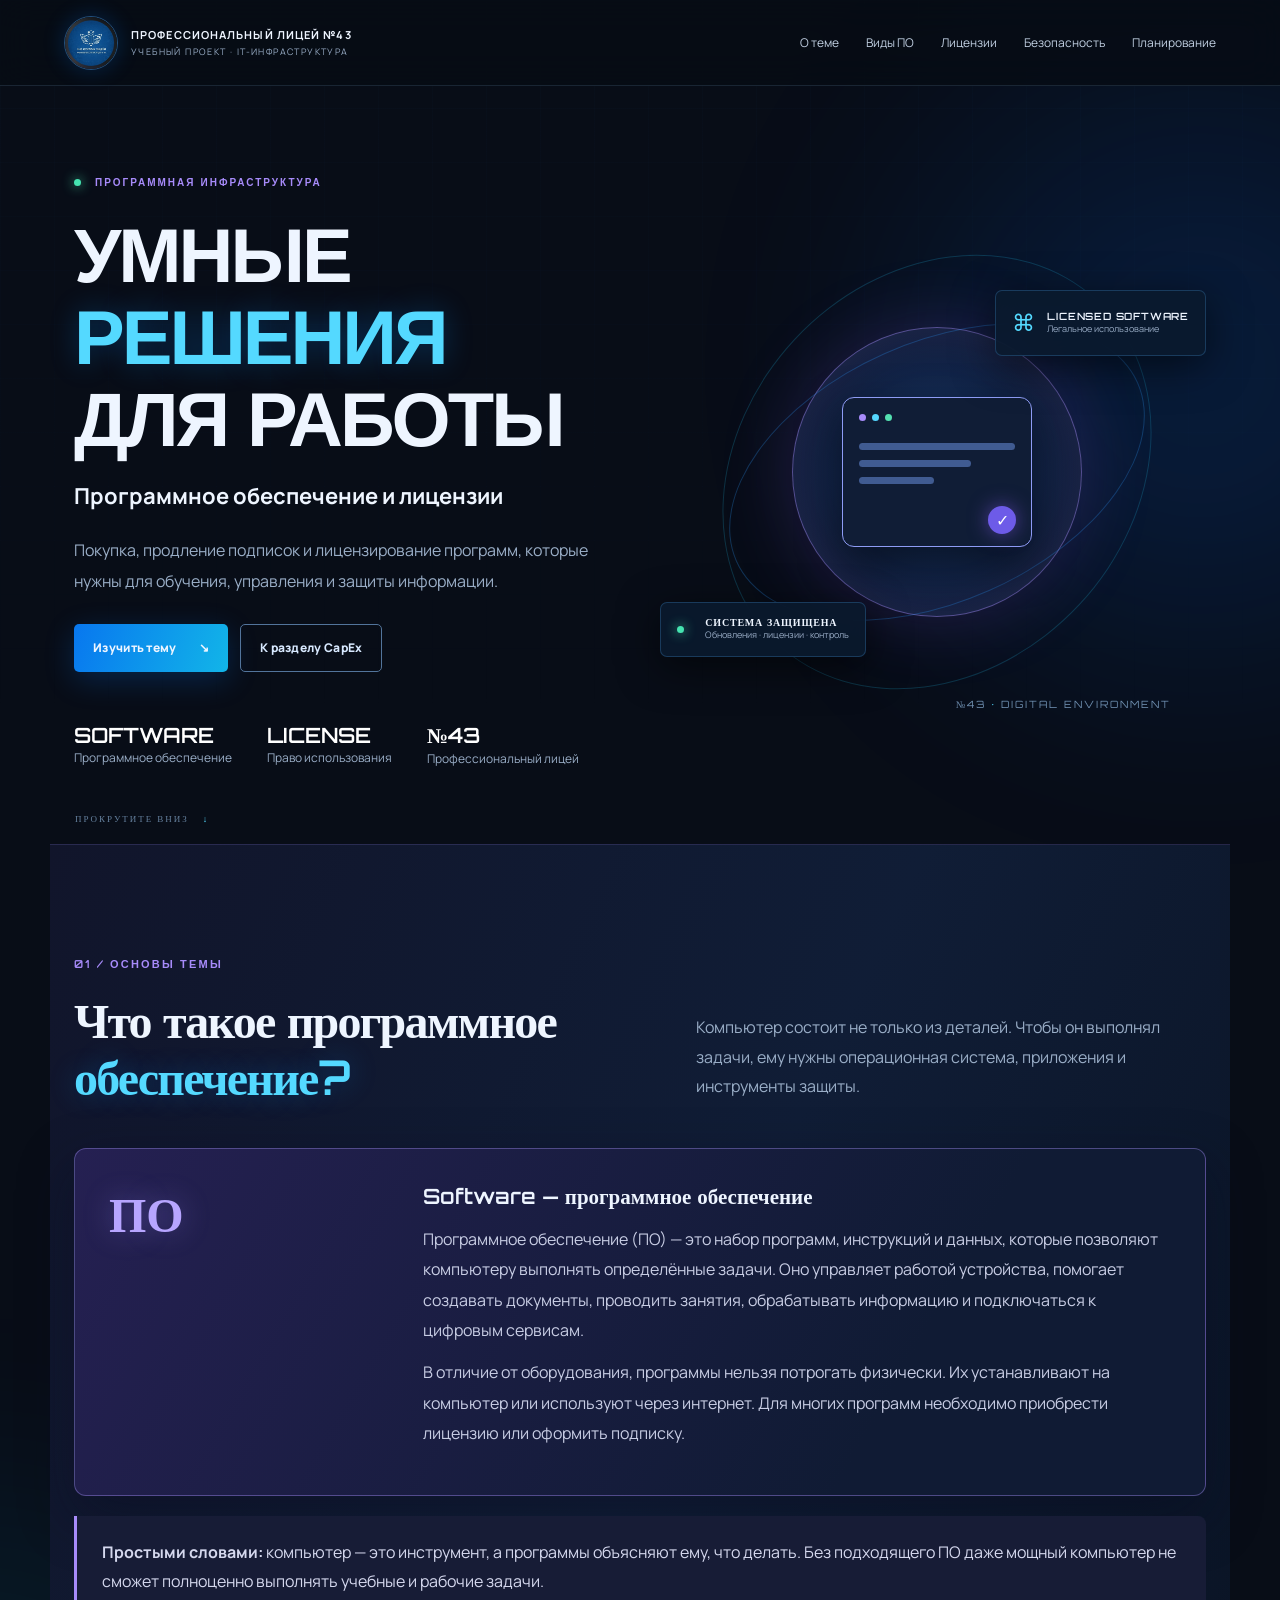
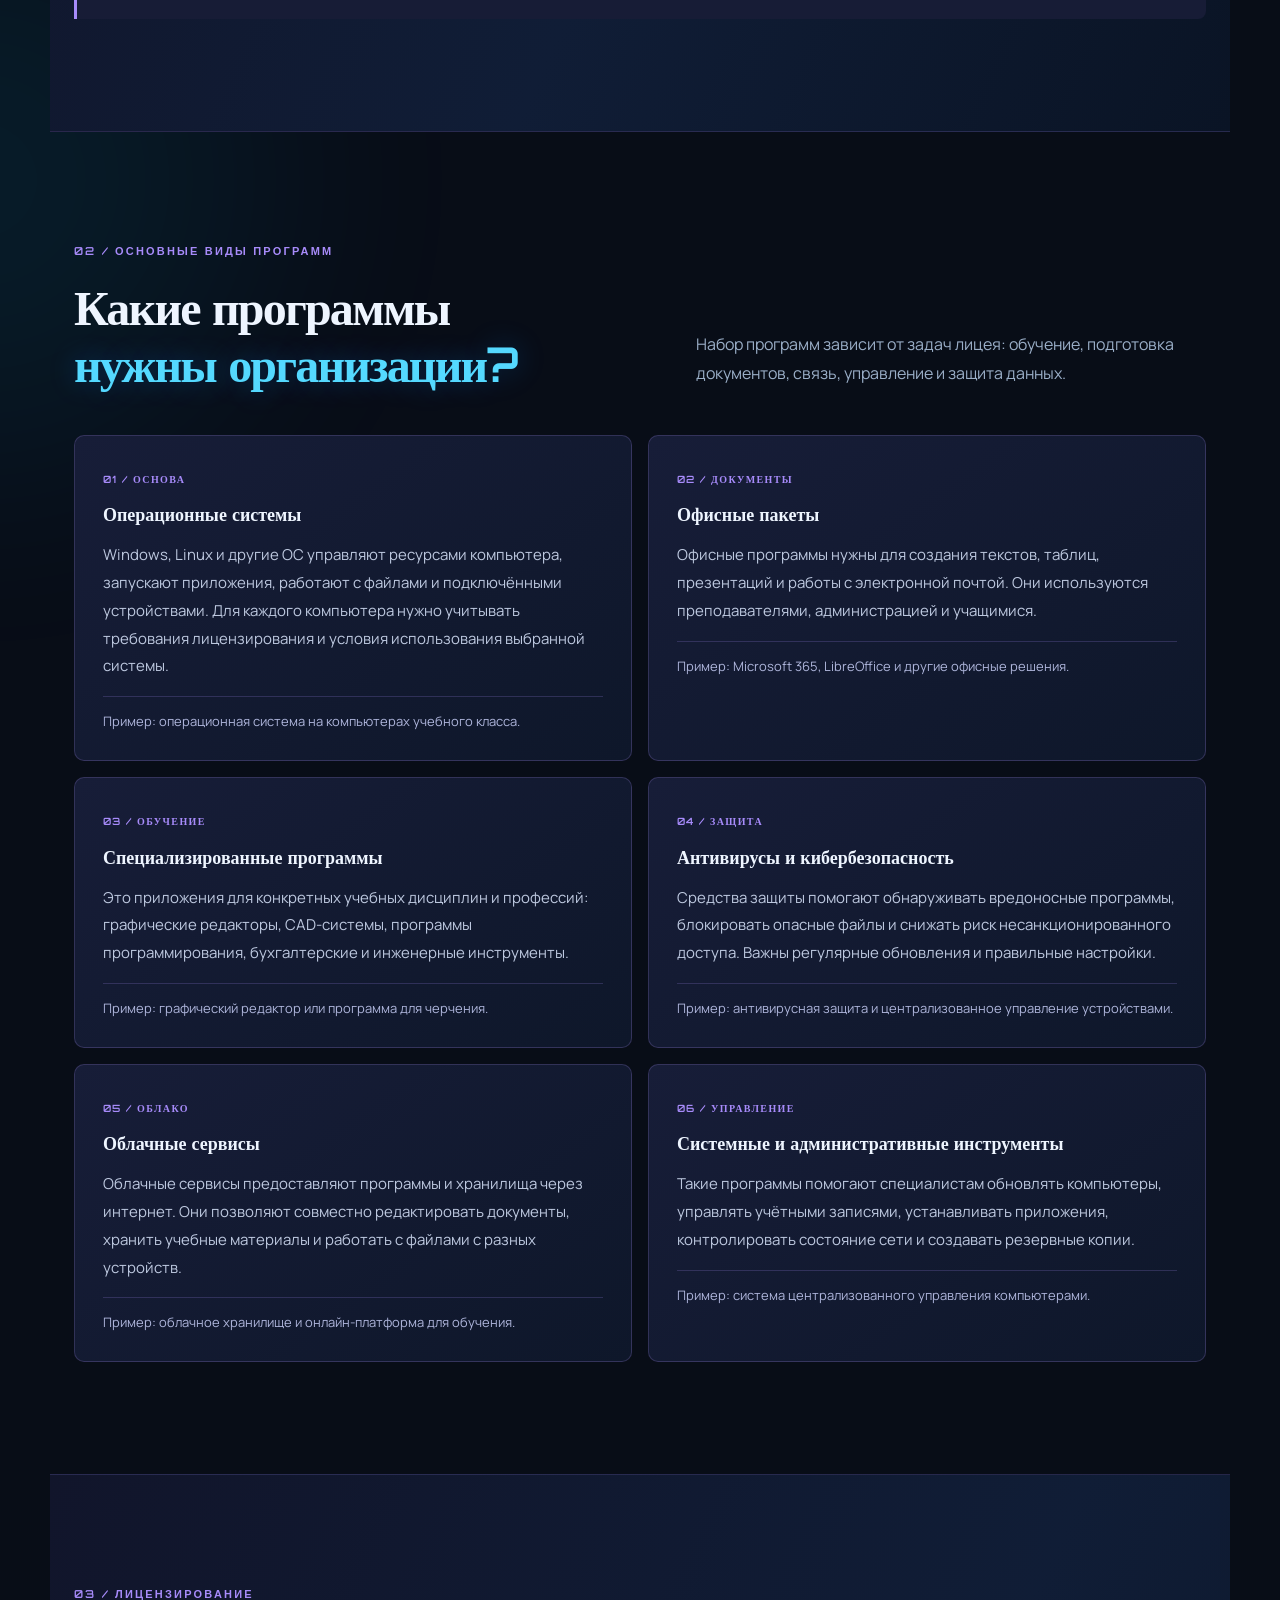
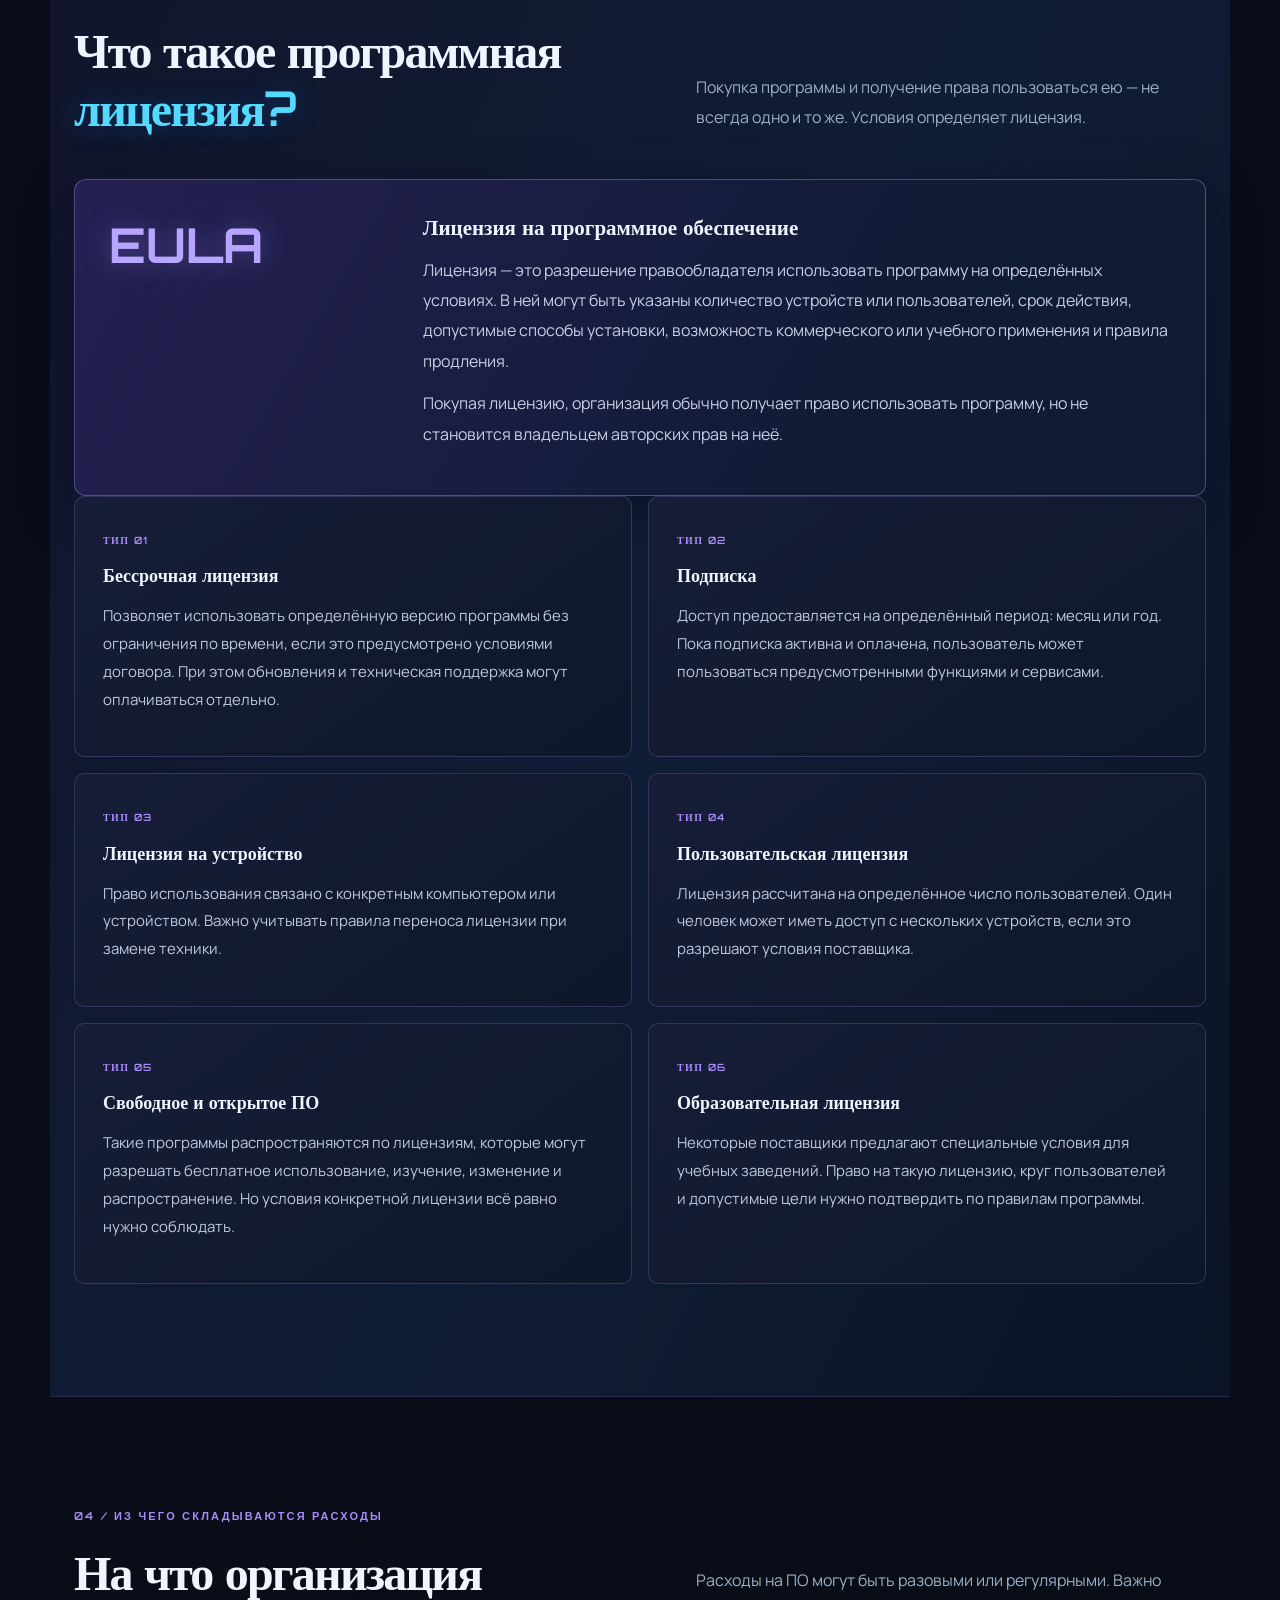
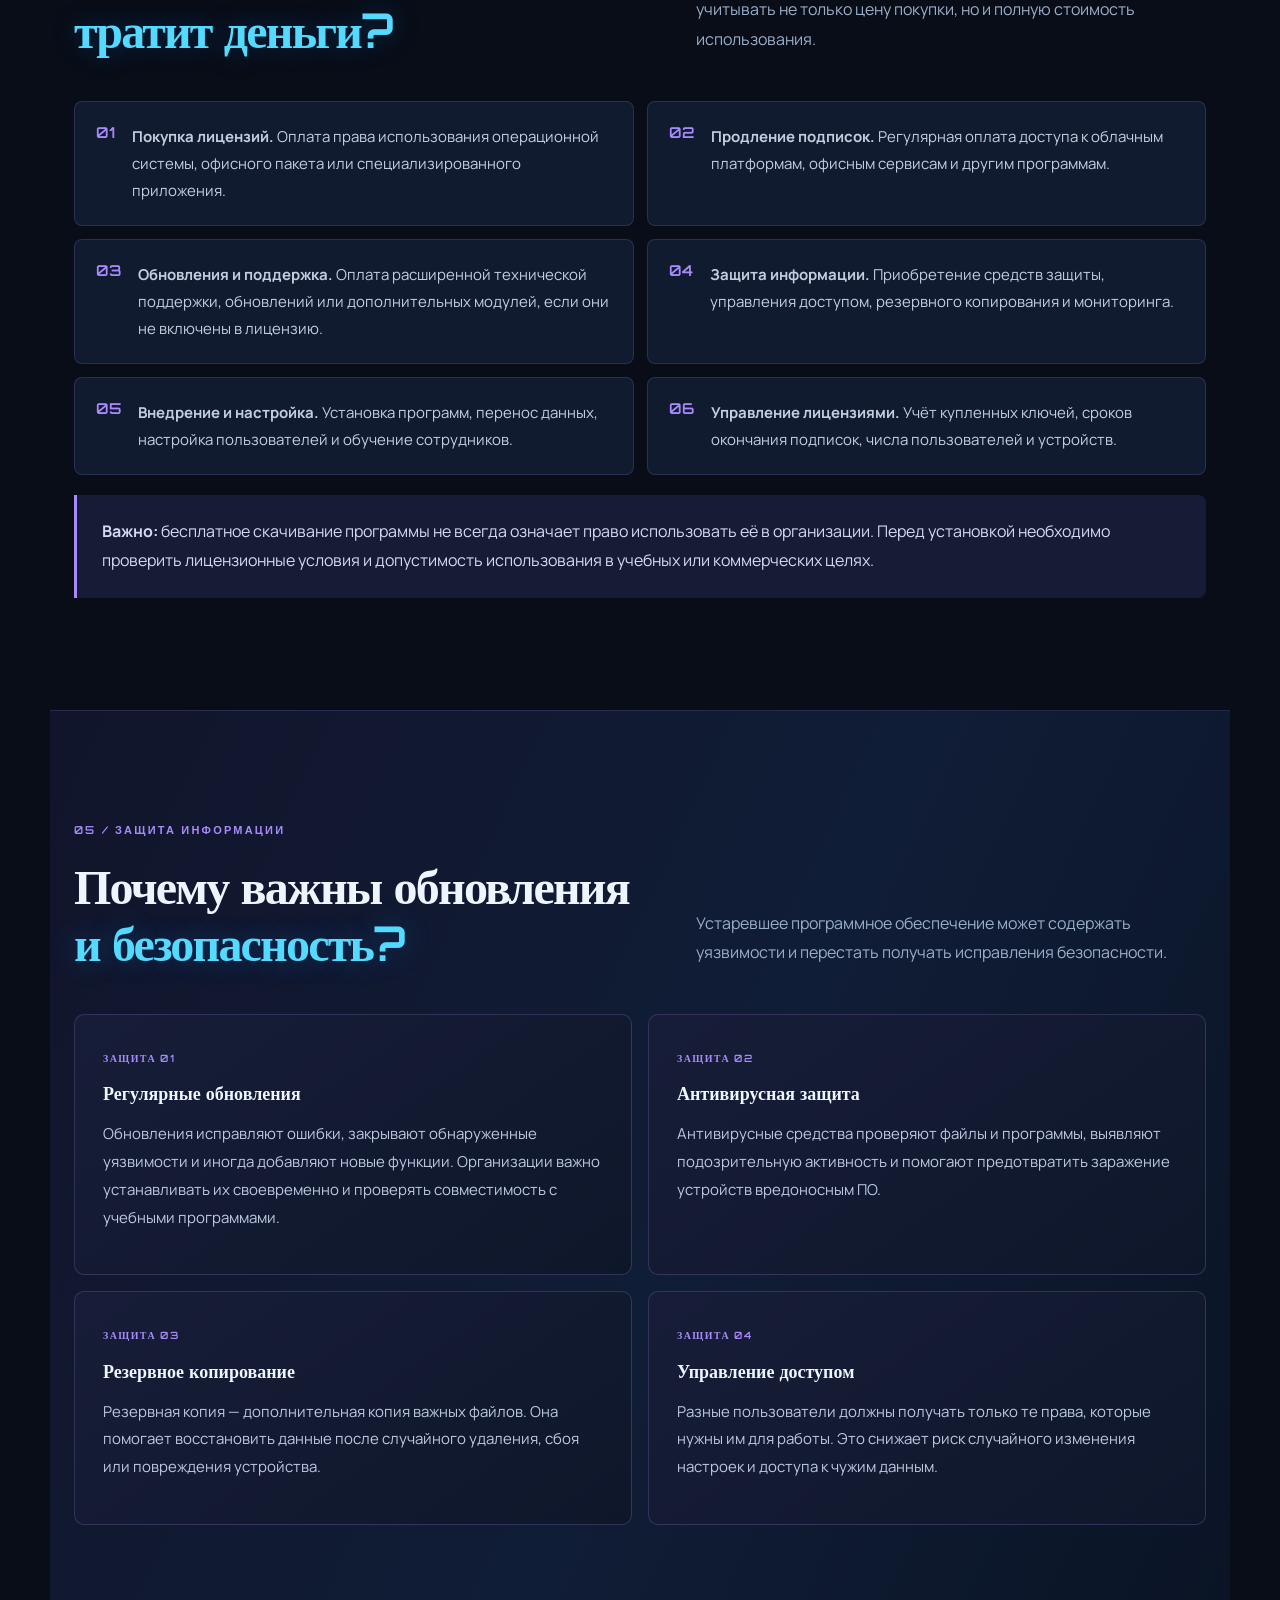
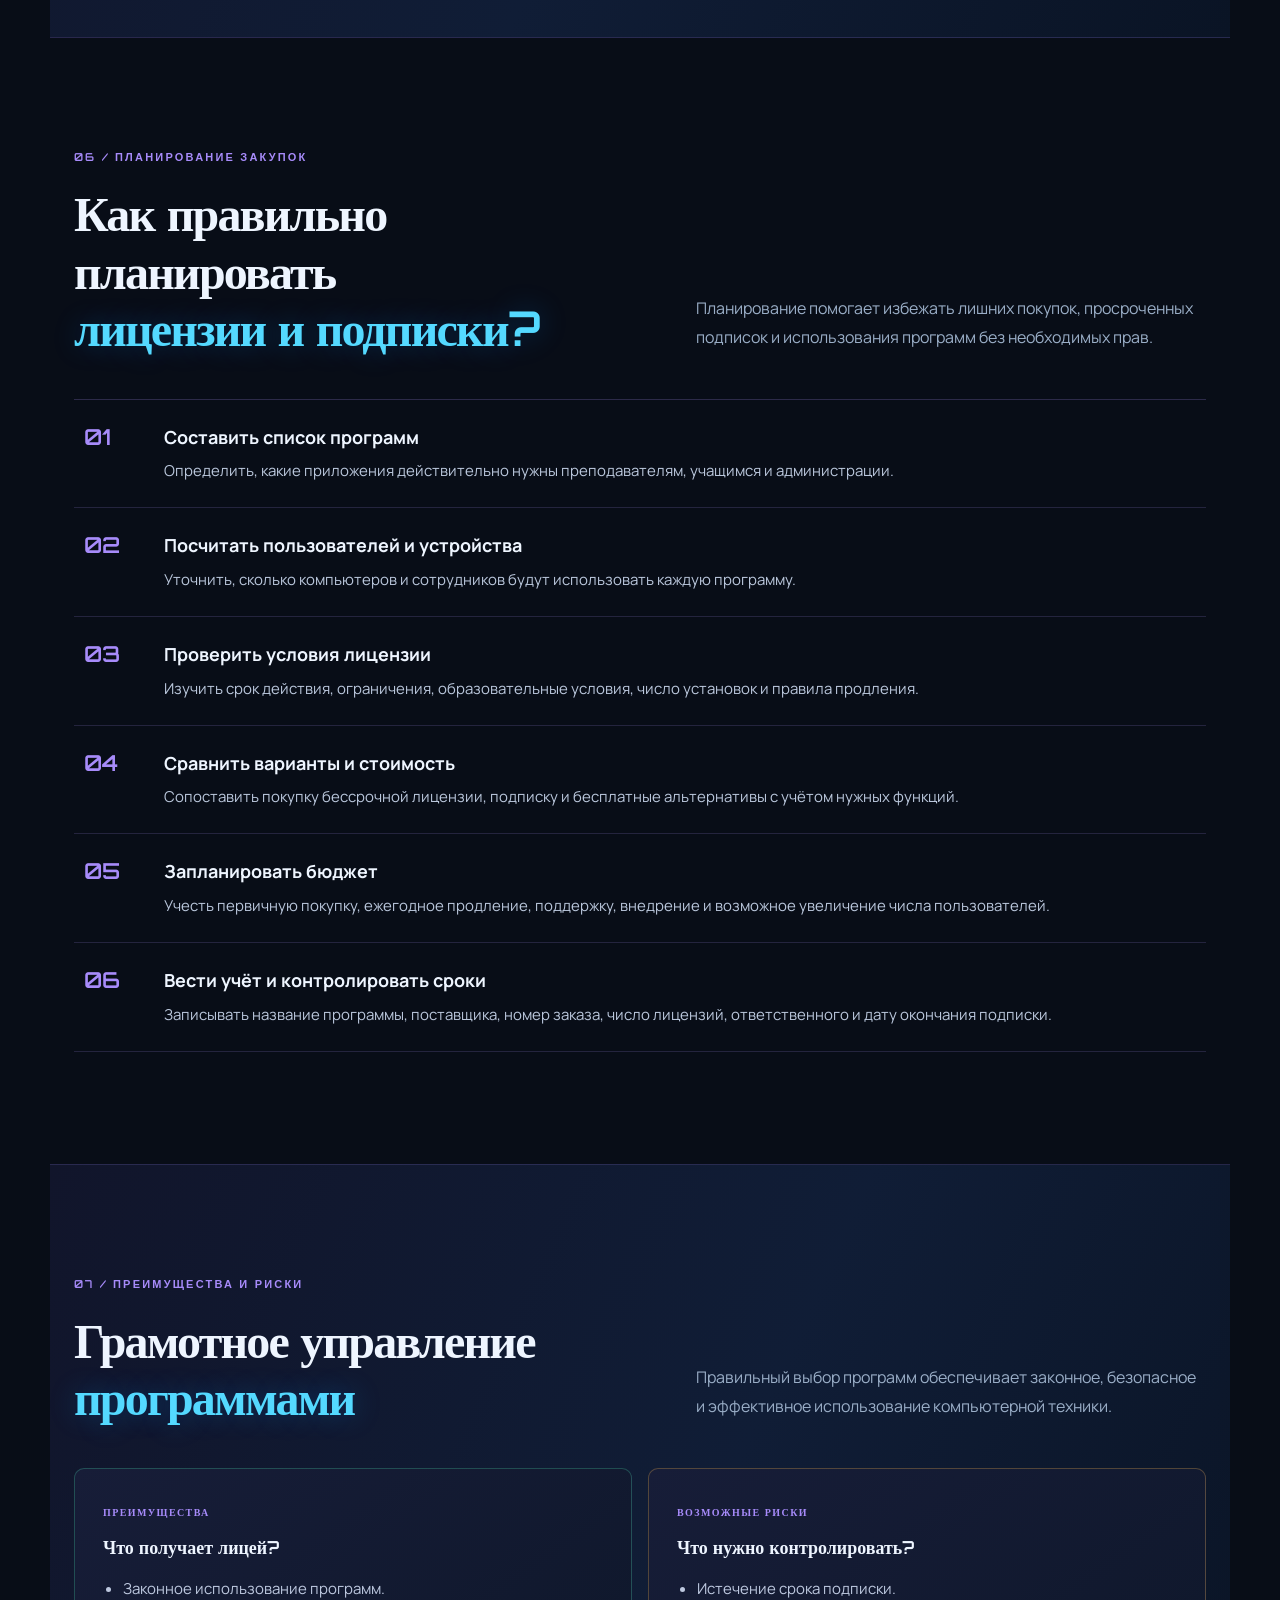
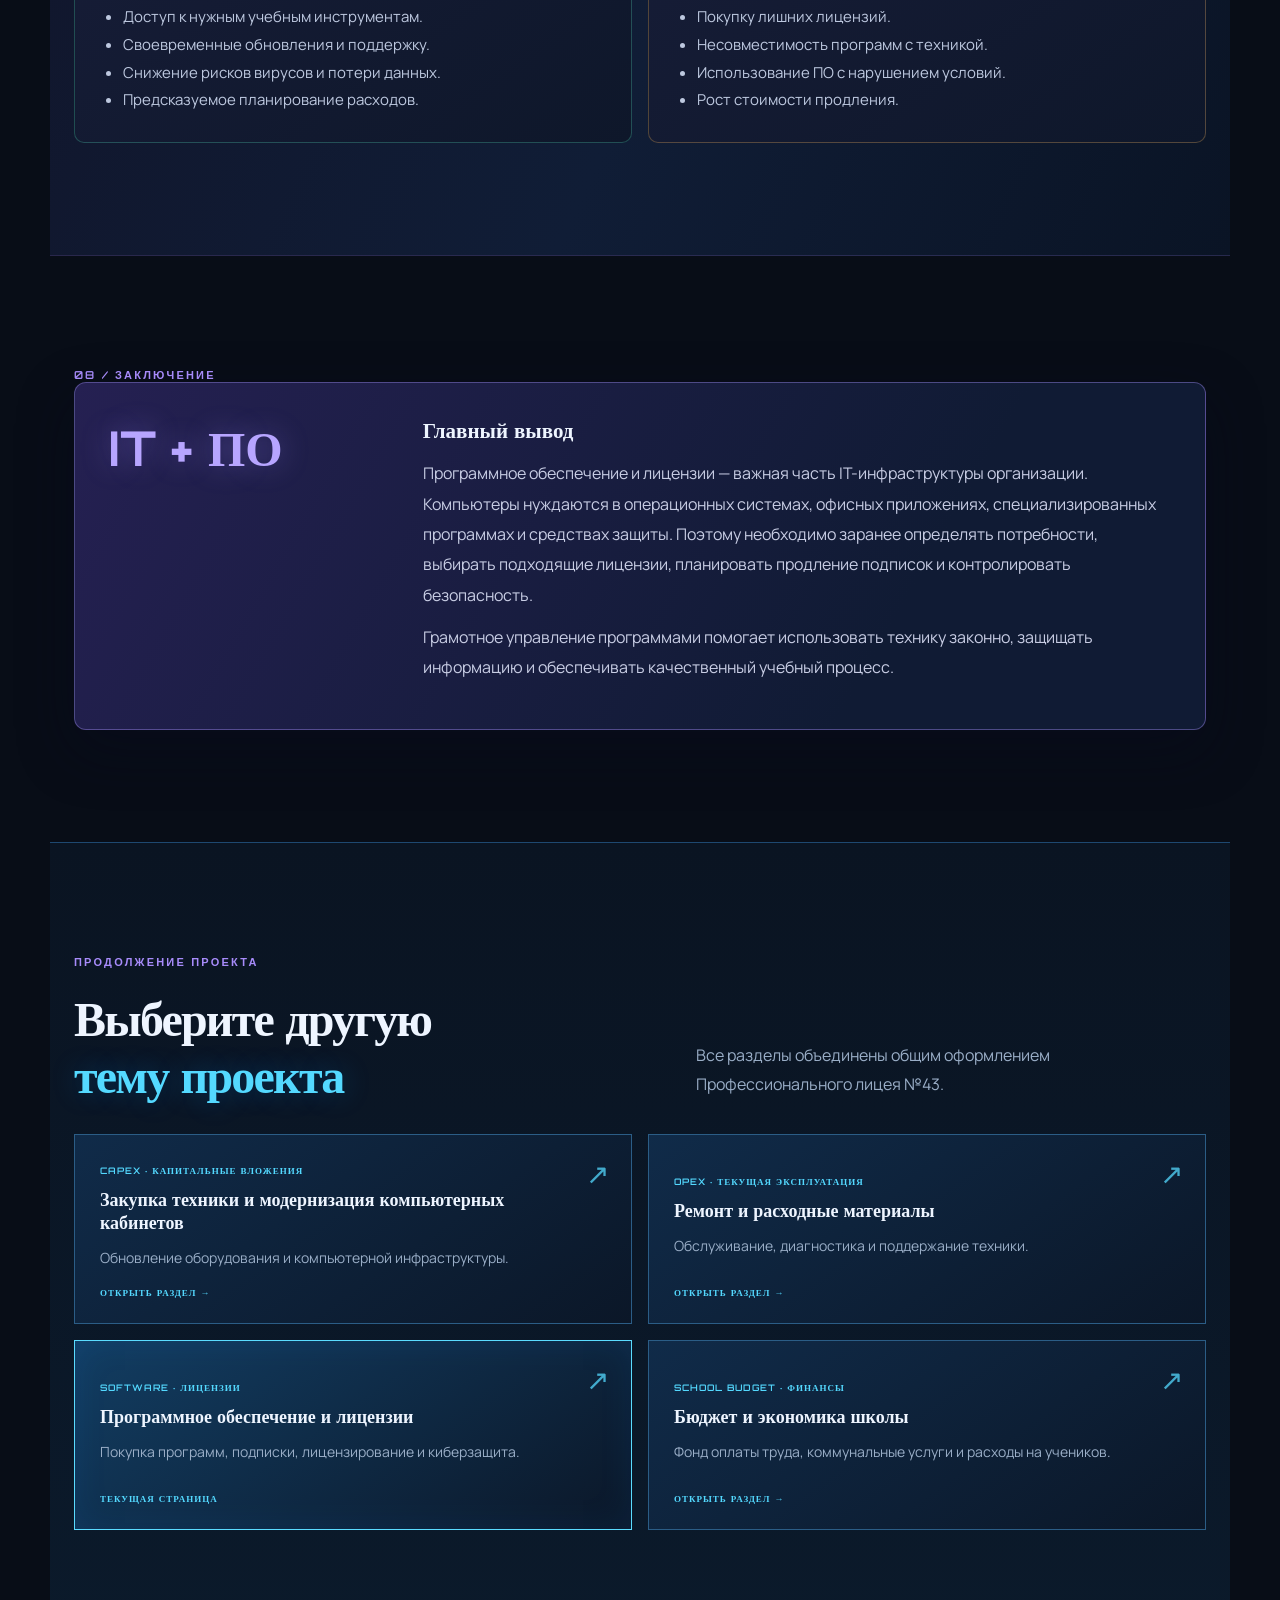
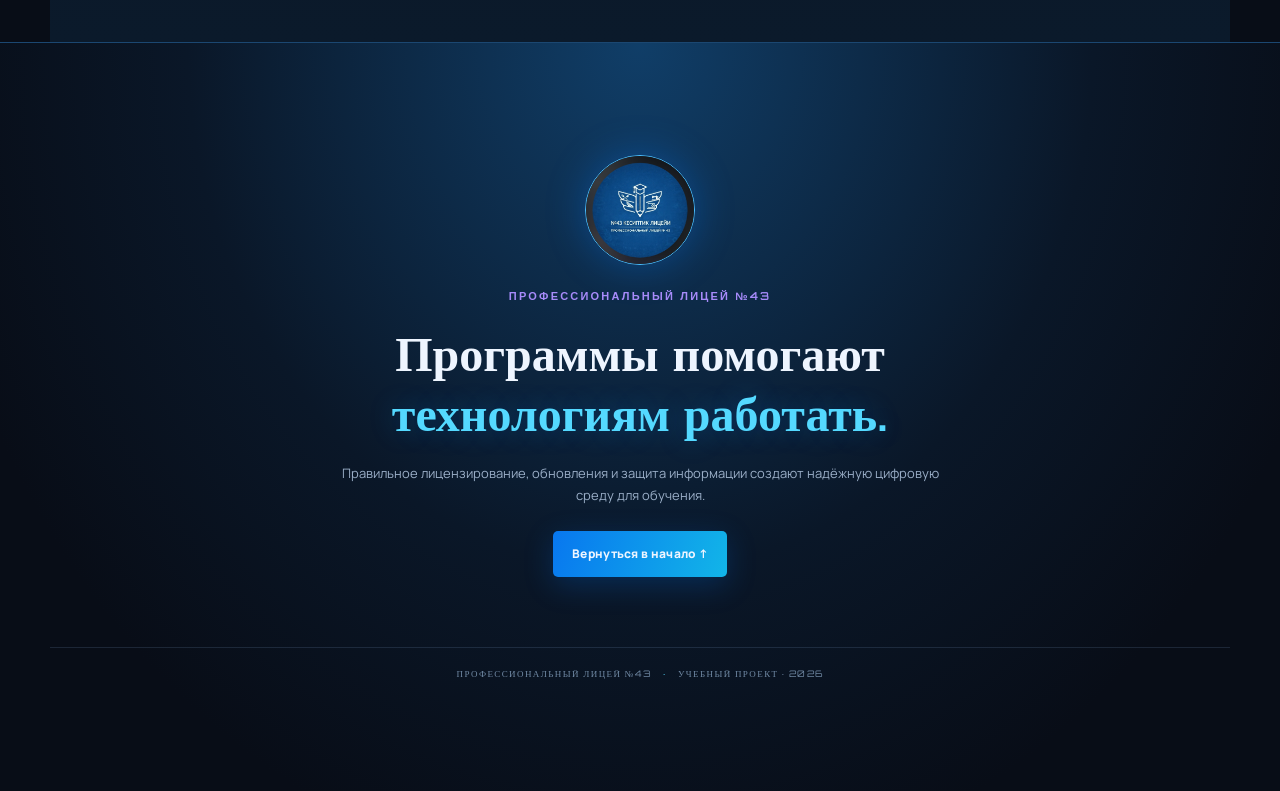
<file: software.html>
<!DOCTYPE html><html lang="ru"><head><meta charset="UTF-8"><meta name="viewport" content="width=device-width, initial-scale=1.0"><meta name="description" content="Программное обеспечение и лицензии: закупка, продление подписок и управление программами в Профессиональном лицее №43."><title>Программное обеспечение и лицензии | Лицей №43</title><link rel="preconnect" href="https://fonts.googleapis.com"><link rel="preconnect" href="https://fonts.gstatic.com" crossorigin><link href="https://fonts.googleapis.com/css2?family=Manrope:wght@400;500;600;700;800&family=Orbitron:wght@500;600;700&display=swap" rel="stylesheet"><link rel="stylesheet" href="style.css"></head><body class="expanded-page software-page"><div class="page-glow glow-one"></div><div class="page-glow glow-two"></div><header class="topbar"><a class="brand" href="index.html"><img src="assets/logo-lyceum.jpeg" alt="Логотип Профессионального лицея №43"><span><b>ПРОФЕССИОНАЛЬНЫЙ ЛИЦЕЙ №43</b><small>УЧЕБНЫЙ ПРОЕКТ · IT-ИНФРАСТРУКТУРА</small></span></a><button class="menu-toggle" id="menuToggle" aria-label="Открыть меню" aria-expanded="false"><i></i><i></i><i></i></button><nav class="topnav" id="topnav"><a href="#about">О теме</a><a href="#types">Виды ПО</a><a href="#licenses">Лицензии</a><a href="#security">Безопасность</a><a href="#planning">Планирование</a></nav></header><main>
<section class="hero software-hero" id="home"><div class="hero-copy"><div class="eyebrow"><span class="pulse"></span> ПРОГРАММНАЯ ИНФРАСТРУКТУРА</div><h1>УМНЫЕ<br><em>РЕШЕНИЯ</em><br>ДЛЯ РАБОТЫ</h1><p class="hero-subtitle">Программное обеспечение и лицензии</p><p class="hero-text">Покупка, продление подписок и лицензирование программ, которые нужны для обучения, управления и защиты информации.</p><div class="hero-actions"><a class="button primary" href="#about">Изучить тему <span>↘</span></a><a class="button ghost" href="index.html">К разделу CapEx</a></div><div class="hero-meta"><span><b>SOFTWARE</b><small>Программное обеспечение</small></span><span><b>LICENSE</b><small>Право использования</small></span><span><b>№43</b><small>Профессиональный лицей</small></span></div></div><div class="hero-art"><div class="orbit orbit-a"></div><div class="orbit orbit-b"></div><div class="software-orb"><div class="software-window"><div class="window-dots"><i></i><i></i><i></i></div><div class="window-line long"></div><div class="window-line"></div><div class="window-line short"></div><div class="window-check">✓</div></div></div><div class="float-card card-top"><span class="mini-icon">⌘</span><span><b>LICENSED SOFTWARE</b><small>Легальное использование</small></span></div><div class="float-card card-bottom"><span class="status-dot"></span><span><b>СИСТЕМА ЗАЩИЩЕНА</b><small>Обновления · лицензии · контроль</small></span></div><div class="art-caption">№43 <span>·</span> DIGITAL ENVIRONMENT</div></div><div class="scroll-note">ПРОКРУТИТЕ ВНИЗ <span>↓</span></div></section>
<section class="section software-section" id="about"><div class="section-kicker">01 / ОСНОВЫ ТЕМЫ</div><div class="section-heading"><h2>Что такое программное<br><em>обеспечение?</em></h2><p>Компьютер состоит не только из деталей. Чтобы он выполнял задачи, ему нужны операционная система, приложения и инструменты защиты.</p></div><div class="software-feature"><div class="feature-mark">ПО</div><div><h3>Software — программное обеспечение</h3><p>Программное обеспечение (ПО) — это набор программ, инструкций и данных, которые позволяют компьютеру выполнять определённые задачи. Оно управляет работой устройства, помогает создавать документы, проводить занятия, обрабатывать информацию и подключаться к цифровым сервисам.</p><p>В отличие от оборудования, программы нельзя потрогать физически. Их устанавливают на компьютер или используют через интернет. Для многих программ необходимо приобрести лицензию или оформить подписку.</p></div></div><div class="software-note"><b>Простыми словами:</b> компьютер — это инструмент, а программы объясняют ему, что делать. Без подходящего ПО даже мощный компьютер не сможет полноценно выполнять учебные и рабочие задачи.</div></section>
<section class="section software-section" id="types"><div class="section-kicker">02 / ОСНОВНЫЕ ВИДЫ ПРОГРАММ</div><div class="section-heading"><h2>Какие программы<br><em>нужны организации?</em></h2><p>Набор программ зависит от задач лицея: обучение, подготовка документов, связь, управление и защита данных.</p></div><div class="software-grid"><article class="software-card"><span>01 / ОСНОВА</span><h3>Операционные системы</h3><p>Windows, Linux и другие ОС управляют ресурсами компьютера, запускают приложения, работают с файлами и подключёнными устройствами. Для каждого компьютера нужно учитывать требования лицензирования и условия использования выбранной системы.</p><div class="software-example">Пример: операционная система на компьютерах учебного класса.</div></article><article class="software-card"><span>02 / ДОКУМЕНТЫ</span><h3>Офисные пакеты</h3><p>Офисные программы нужны для создания текстов, таблиц, презентаций и работы с электронной почтой. Они используются преподавателями, администрацией и учащимися.</p><div class="software-example">Пример: Microsoft 365, LibreOffice и другие офисные решения.</div></article><article class="software-card"><span>03 / ОБУЧЕНИЕ</span><h3>Специализированные программы</h3><p>Это приложения для конкретных учебных дисциплин и профессий: графические редакторы, CAD-системы, программы программирования, бухгалтерские и инженерные инструменты.</p><div class="software-example">Пример: графический редактор или программа для черчения.</div></article><article class="software-card"><span>04 / ЗАЩИТА</span><h3>Антивирусы и кибербезопасность</h3><p>Средства защиты помогают обнаруживать вредоносные программы, блокировать опасные файлы и снижать риск несанкционированного доступа. Важны регулярные обновления и правильные настройки.</p><div class="software-example">Пример: антивирусная защита и централизованное управление устройствами.</div></article><article class="software-card"><span>05 / ОБЛАКО</span><h3>Облачные сервисы</h3><p>Облачные сервисы предоставляют программы и хранилища через интернет. Они позволяют совместно редактировать документы, хранить учебные материалы и работать с файлами с разных устройств.</p><div class="software-example">Пример: облачное хранилище и онлайн-платформа для обучения.</div></article><article class="software-card"><span>06 / УПРАВЛЕНИЕ</span><h3>Системные и административные инструменты</h3><p>Такие программы помогают специалистам обновлять компьютеры, управлять учётными записями, устанавливать приложения, контролировать состояние сети и создавать резервные копии.</p><div class="software-example">Пример: система централизованного управления компьютерами.</div></article></div></section>
<section class="section software-section" id="licenses"><div class="section-kicker">03 / ЛИЦЕНЗИРОВАНИЕ</div><div class="section-heading"><h2>Что такое программная<br><em>лицензия?</em></h2><p>Покупка программы и получение права пользоваться ею — не всегда одно и то же. Условия определяет лицензия.</p></div><div class="software-feature"><div class="feature-mark">EULA</div><div><h3>Лицензия на программное обеспечение</h3><p>Лицензия — это разрешение правообладателя использовать программу на определённых условиях. В ней могут быть указаны количество устройств или пользователей, срок действия, допустимые способы установки, возможность коммерческого или учебного применения и правила продления.</p><p>Покупая лицензию, организация обычно получает право использовать программу, но не становится владельцем авторских прав на неё.</p></div></div><div class="software-grid license-grid"><article class="software-card"><span>ТИП 01</span><h3>Бессрочная лицензия</h3><p>Позволяет использовать определённую версию программы без ограничения по времени, если это предусмотрено условиями договора. При этом обновления и техническая поддержка могут оплачиваться отдельно.</p></article><article class="software-card"><span>ТИП 02</span><h3>Подписка</h3><p>Доступ предоставляется на определённый период: месяц или год. Пока подписка активна и оплачена, пользователь может пользоваться предусмотренными функциями и сервисами.</p></article><article class="software-card"><span>ТИП 03</span><h3>Лицензия на устройство</h3><p>Право использования связано с конкретным компьютером или устройством. Важно учитывать правила переноса лицензии при замене техники.</p></article><article class="software-card"><span>ТИП 04</span><h3>Пользовательская лицензия</h3><p>Лицензия рассчитана на определённое число пользователей. Один человек может иметь доступ с нескольких устройств, если это разрешают условия поставщика.</p></article><article class="software-card"><span>ТИП 05</span><h3>Свободное и открытое ПО</h3><p>Такие программы распространяются по лицензиям, которые могут разрешать бесплатное использование, изучение, изменение и распространение. Но условия конкретной лицензии всё равно нужно соблюдать.</p></article><article class="software-card"><span>ТИП 06</span><h3>Образовательная лицензия</h3><p>Некоторые поставщики предлагают специальные условия для учебных заведений. Право на такую лицензию, круг пользователей и допустимые цели нужно подтвердить по правилам программы.</p></article></div></section>
<section class="section software-section" id="costs"><div class="section-kicker">04 / ИЗ ЧЕГО СКЛАДЫВАЮТСЯ РАСХОДЫ</div><div class="section-heading"><h2>На что организация<br><em>тратит деньги?</em></h2><p>Расходы на ПО могут быть разовыми или регулярными. Важно учитывать не только цену покупки, но и полную стоимость использования.</p></div><div class="software-list"><div><b>01</b><p><strong>Покупка лицензий.</strong> Оплата права использования операционной системы, офисного пакета или специализированного приложения.</p></div><div><b>02</b><p><strong>Продление подписок.</strong> Регулярная оплата доступа к облачным платформам, офисным сервисам и другим программам.</p></div><div><b>03</b><p><strong>Обновления и поддержка.</strong> Оплата расширенной технической поддержки, обновлений или дополнительных модулей, если они не включены в лицензию.</p></div><div><b>04</b><p><strong>Защита информации.</strong> Приобретение средств защиты, управления доступом, резервного копирования и мониторинга.</p></div><div><b>05</b><p><strong>Внедрение и настройка.</strong> Установка программ, перенос данных, настройка пользователей и обучение сотрудников.</p></div><div><b>06</b><p><strong>Управление лицензиями.</strong> Учёт купленных ключей, сроков окончания подписок, числа пользователей и устройств.</p></div></div><div class="software-note"><b>Важно:</b> бесплатное скачивание программы не всегда означает право использовать её в организации. Перед установкой необходимо проверить лицензионные условия и допустимость использования в учебных или коммерческих целях.</div></section>
<section class="section software-section" id="security"><div class="section-kicker">05 / ЗАЩИТА ИНФОРМАЦИИ</div><div class="section-heading"><h2>Почему важны обновления<br><em>и безопасность?</em></h2><p>Устаревшее программное обеспечение может содержать уязвимости и перестать получать исправления безопасности.</p></div><div class="software-grid"><article class="software-card"><span>ЗАЩИТА 01</span><h3>Регулярные обновления</h3><p>Обновления исправляют ошибки, закрывают обнаруженные уязвимости и иногда добавляют новые функции. Организации важно устанавливать их своевременно и проверять совместимость с учебными программами.</p></article><article class="software-card"><span>ЗАЩИТА 02</span><h3>Антивирусная защита</h3><p>Антивирусные средства проверяют файлы и программы, выявляют подозрительную активность и помогают предотвратить заражение устройств вредоносным ПО.</p></article><article class="software-card"><span>ЗАЩИТА 03</span><h3>Резервное копирование</h3><p>Резервная копия — дополнительная копия важных файлов. Она помогает восстановить данные после случайного удаления, сбоя или повреждения устройства.</p></article><article class="software-card"><span>ЗАЩИТА 04</span><h3>Управление доступом</h3><p>Разные пользователи должны получать только те права, которые нужны им для работы. Это снижает риск случайного изменения настроек и доступа к чужим данным.</p></article></div></section>
<section class="section software-section" id="planning"><div class="section-kicker">06 / ПЛАНИРОВАНИЕ ЗАКУПОК</div><div class="section-heading"><h2>Как правильно планировать<br><em>лицензии и подписки?</em></h2><p>Планирование помогает избежать лишних покупок, просроченных подписок и использования программ без необходимых прав.</p></div><div class="software-timeline"><article><b>01</b><div><h3>Составить список программ</h3><p>Определить, какие приложения действительно нужны преподавателям, учащимся и администрации.</p></div></article><article><b>02</b><div><h3>Посчитать пользователей и устройства</h3><p>Уточнить, сколько компьютеров и сотрудников будут использовать каждую программу.</p></div></article><article><b>03</b><div><h3>Проверить условия лицензии</h3><p>Изучить срок действия, ограничения, образовательные условия, число установок и правила продления.</p></div></article><article><b>04</b><div><h3>Сравнить варианты и стоимость</h3><p>Сопоставить покупку бессрочной лицензии, подписку и бесплатные альтернативы с учётом нужных функций.</p></div></article><article><b>05</b><div><h3>Запланировать бюджет</h3><p>Учесть первичную покупку, ежегодное продление, поддержку, внедрение и возможное увеличение числа пользователей.</p></div></article><article><b>06</b><div><h3>Вести учёт и контролировать сроки</h3><p>Записывать название программы, поставщика, номер заказа, число лицензий, ответственного и дату окончания подписки.</p></div></article></div></section>
<section class="section software-section"><div class="section-kicker">07 / ПРЕИМУЩЕСТВА И РИСКИ</div><div class="section-heading"><h2>Грамотное управление<br><em>программами</em></h2><p>Правильный выбор программ обеспечивает законное, безопасное и эффективное использование компьютерной техники.</p></div><div class="software-grid"><article class="software-card positive"><span>ПРЕИМУЩЕСТВА</span><h3>Что получает лицей?</h3><ul><li>Законное использование программ.</li><li>Доступ к нужным учебным инструментам.</li><li>Своевременные обновления и поддержку.</li><li>Снижение рисков вирусов и потери данных.</li><li>Предсказуемое планирование расходов.</li></ul></article><article class="software-card caution"><span>ВОЗМОЖНЫЕ РИСКИ</span><h3>Что нужно контролировать?</h3><ul><li>Истечение срока подписки.</li><li>Покупку лишних лицензий.</li><li>Несовместимость программ с техникой.</li><li>Использование ПО с нарушением условий.</li><li>Рост стоимости продления.</li></ul></article></div></section>
<section class="section software-section"><div class="section-kicker">08 / ЗАКЛЮЧЕНИЕ</div><div class="software-feature"><div class="feature-mark">IT + ПО</div><div><h3>Главный вывод</h3><p>Программное обеспечение и лицензии — важная часть IT-инфраструктуры организации. Компьютеры нуждаются в операционных системах, офисных приложениях, специализированных программах и средствах защиты. Поэтому необходимо заранее определять потребности, выбирать подходящие лицензии, планировать продление подписок и контролировать безопасность.</p><p>Грамотное управление программами помогает использовать технику законно, защищать информацию и обеспечивать качественный учебный процесс.</p></div></div></section>
<section class="page-switcher section"><div class="section-kicker">ПРОДОЛЖЕНИЕ ПРОЕКТА</div><div class="section-heading"><h2>Выберите другую<br><em>тему проекта</em></h2><p>Все разделы объединены общим оформлением Профессионального лицея №43.</p></div><div class="page-links"><a class="page-link-card " href="index.html"><span class="tag">CAPEX · КАПИТАЛЬНЫЕ ВЛОЖЕНИЯ</span><h3>Закупка техники и модернизация компьютерных кабинетов</h3><p>Обновление оборудования и компьютерной инфраструктуры.</p><span class="tag">ОТКРЫТЬ РАЗДЕЛ →</span></a><a class="page-link-card " href="opex.html"><span class="tag">OPEX · ТЕКУЩАЯ ЭКСПЛУАТАЦИЯ</span><h3>Ремонт и расходные материалы</h3><p>Обслуживание, диагностика и поддержание техники.</p><span class="tag">ОТКРЫТЬ РАЗДЕЛ →</span></a><a class="page-link-card current-page" href="software.html"><span class="tag">SOFTWARE · ЛИЦЕНЗИИ</span><h3>Программное обеспечение и лицензии</h3><p>Покупка программ, подписки, лицензирование и киберзащита.</p><span class="tag">ТЕКУЩАЯ СТРАНИЦА</span></a><a class="page-link-card " href="school-budget.html"><span class="tag">SCHOOL BUDGET · ФИНАНСЫ</span><h3>Бюджет и экономика школы</h3><p>Фонд оплаты труда, коммунальные услуги и расходы на учеников.</p><span class="tag">ОТКРЫТЬ РАЗДЕЛ →</span></a></div></section><section class="closing section"><div class="closing-logo"><img src="assets/logo-lyceum.jpeg" alt="Логотип лицея №43"></div><div class="section-kicker">ПРОФЕССИОНАЛЬНЫЙ ЛИЦЕЙ №43</div><h2>Программы помогают<br><em>технологиям работать.</em></h2><p>Правильное лицензирование, обновления и защита информации создают надёжную цифровую среду для обучения.</p><a class="button primary" href="#home">Вернуться в начало ↑</a><div class="closing-footer">ПРОФЕССИОНАЛЬНЫЙ ЛИЦЕЙ №43 <span>·</span> УЧЕБНЫЙ ПРОЕКТ · 2026</div></section></main><button class="to-top" id="toTop" aria-label="Наверх">↑</button><script src="script.js"></script></body></html>
</file>
<file: style.css>
:root{--bg:#080d17;--panel:#0d1727;--panel2:#101e32;--blue:#1688ff;--cyan:#54d9ff;--text:#eef5ff;--muted:#9aaec7;--line:rgba(139,180,226,.15);--max:1180px}*{box-sizing:border-box}html{scroll-behavior:smooth;scroll-padding-top:90px}body{margin:0;background:var(--bg);color:var(--text);font-family:Manrope,Arial,sans-serif;line-height:1.65;overflow-x:hidden}body:before{content:"";position:fixed;inset:0;pointer-events:none;z-index:-2;background:linear-gradient(rgba(20,54,91,.07) 1px,transparent 1px),linear-gradient(90deg,rgba(20,54,91,.07) 1px,transparent 1px);background-size:54px 54px;mask-image:linear-gradient(to bottom,black,transparent 80%)}a{color:inherit;text-decoration:none}.page-glow{position:absolute;width:560px;height:560px;border-radius:50%;filter:blur(130px);opacity:.15;pointer-events:none;z-index:-1}.glow-one{background:#086fff;top:90px;right:-200px}.glow-two{background:#00c9ff;top:1500px;left:-300px;opacity:.08}.topbar{height:86px;padding:0 max(5vw,24px);display:flex;align-items:center;justify-content:space-between;border-bottom:1px solid var(--line);background:rgba(7,12,21,.84);backdrop-filter:blur(18px);position:sticky;top:0;z-index:20}.brand{display:flex;align-items:center;gap:13px}.brand img{width:54px;height:54px;border-radius:50%;object-fit:cover;border:1px solid rgba(75,166,255,.45);box-shadow:0 0 22px #087dff38}.brand span{display:flex;flex-direction:column;line-height:1.4}.brand b{font-size:11px;letter-spacing:1.1px}.brand small{font-size:9px;color:var(--muted);letter-spacing:1.4px;margin-top:4px}.topnav{display:flex;gap:27px}.topnav a{font-size:12px;color:#c1d0e2;transition:.2s}.topnav a:hover{color:var(--cyan)}.menu-toggle{display:none;background:none;border:0}.hero{max-width:var(--max);min-height:690px;margin:auto;padding:90px 24px 75px;display:grid;grid-template-columns:1.05fr .95fr;align-items:center;position:relative}.eyebrow,.section-kicker{font:600 10px Orbitron,sans-serif;letter-spacing:2px;color:var(--cyan)}.pulse,.status-dot{display:inline-block;width:7px;height:7px;border-radius:50%;background:#45e3b0;box-shadow:0 0 12px #45e3b0;margin-right:9px}.hero h1{font:700 clamp(42px,6vw,76px)/1.08 Orbitron,sans-serif;letter-spacing:-3px;margin:24px 0 20px}.hero h1 em,.section-heading h2 em,.closing h2 em{font-style:normal;color:var(--cyan);text-shadow:0 0 28px #008dff4a}.hero-subtitle{font-size:19px;font-weight:700;max-width:570px}.hero-text{font-size:14px;color:var(--muted);max-width:540px;margin:14px 0 28px}.hero-actions{display:flex;gap:12px;flex-wrap:wrap}.button{display:inline-flex;align-items:center;gap:22px;padding:13px 19px;border-radius:5px;font-size:12px;font-weight:800;letter-spacing:.3px;transition:.25s}.button.primary{background:linear-gradient(110deg,#0877ef,#12b5e8);box-shadow:0 8px 30px #007cff38}.button.primary:hover{transform:translateY(-3px);box-shadow:0 12px 35px #007cff60}.button.ghost{border:1px solid #52749b;color:#d8e9ff}.button.ghost:hover{border-color:var(--cyan);color:var(--cyan)}.hero-meta{display:flex;gap:35px;margin-top:50px}.hero-meta span{display:flex;flex-direction:column}.hero-meta b{font:600 21px Orbitron;color:#fff}.hero-meta small{font-size:10px;color:var(--muted)}.hero-art{height:500px;position:relative;display:grid;place-items:center}.logo-aura{width:min(340px,72%);aspect-ratio:1;border-radius:50%;display:grid;place-items:center;background:radial-gradient(circle,#0e5eae 0%,#073b76 58%,#07182c 72%);box-shadow:0 0 90px #006dff4d,inset 0 0 40px #51c9ff28;border:1px solid #48b8ff52;z-index:2;overflow:hidden}.logo-aura img{width:100%;height:100%;object-fit:cover;mix-blend-mode:screen;opacity:.96}.orbit{position:absolute;border:1px solid #288de64d;border-radius:50%;transform:rotate(-24deg)}.orbit-a{width:440px;height:260px}.orbit-b{width:390px;height:470px;transform:rotate(43deg);border-color:#27c8f333}.float-card{position:absolute;z-index:3;display:flex;align-items:center;gap:12px;padding:13px 16px;background:rgba(10,26,46,.9);border:1px solid #3b82bd55;box-shadow:0 10px 40px #0008;backdrop-filter:blur(12px);border-radius:7px}.float-card span:last-child{display:flex;flex-direction:column}.float-card b{font:600 10px Orbitron;letter-spacing:.8px}.float-card small{font-size:9px;color:var(--muted)}.card-top{top:68px;right:0}.card-bottom{bottom:65px;left:-8px}.mini-icon{font-size:23px;color:var(--cyan)}.art-caption{position:absolute;bottom:12px;right:35px;font:10px Orbitron;letter-spacing:2px;color:#6e8eaf}.art-caption span{color:var(--cyan)}.scroll-note{position:absolute;bottom:20px;left:25px;color:#65809e;font:9px Orbitron;letter-spacing:2px}.scroll-note span{color:var(--cyan);margin-left:10px}.section{padding:105px 24px;max-width:var(--max);margin:auto}.section-heading{display:flex;justify-content:space-between;align-items:end;gap:50px;margin:20px 0 42px}.section-heading h2{font:600 clamp(30px,4vw,48px)/1.2 Orbitron;margin:0;letter-spacing:-1.8px}.section-heading>p{max-width:440px;color:var(--muted);font-size:13px;margin:0 0 4px}.definition-grid{display:grid;grid-template-columns:repeat(3,1fr);gap:16px}.definition-card{position:relative;padding:29px 26px 25px;background:linear-gradient(145deg,#101e31,#0b1422);border:1px solid var(--line);min-height:270px;overflow:hidden}.definition-card:after{content:"";position:absolute;width:140px;height:140px;border:1px solid #258de41e;border-radius:50%;right:-70px;bottom:-70px;box-shadow:0 0 0 18px #258de40a,0 0 0 38px #258de407}.definition-card.featured{border-color:#198de866;background:linear-gradient(145deg,#102b4a,#0b1728)}.card-number{font:11px Orbitron;color:#5e86ae}.line-icon{font-size:27px;color:var(--cyan);margin:18px 0 8px}.definition-card h3,.equipment-info h3{font:600 19px Orbitron;margin:0 0 12px}.definition-card p,.equipment-info p{font-size:12px;color:var(--muted);margin:0 0 20px}.tag{font:600 9px Orbitron;letter-spacing:1px;color:var(--cyan);display:inline-block}.plain-note{display:flex;align-items:center;gap:18px;margin-top:20px;padding:18px 22px;background:#0e1c2d;border-left:2px solid var(--cyan)}.note-symbol{width:26px;height:26px;display:grid;place-items:center;border:1px solid var(--cyan);border-radius:50%;color:var(--cyan);font-weight:800;flex:none}.plain-note p{margin:0;color:#b9cce0;font-size:12px}.dark-band{max-width:none;padding-left:max(calc((100% - var(--max))/2 + 24px),24px);padding-right:max(calc((100% - var(--max))/2 + 24px),24px);background:linear-gradient(115deg,#0b1728,#0b1d34 55%,#091321);border-top:1px solid #1e4870;border-bottom:1px solid #1e4870}.dark-band .section-heading{max-width:var(--max)}.reason-grid{max-width:var(--max);display:grid;grid-template-columns:repeat(3,1fr);gap:1px;background:var(--line);border:1px solid var(--line)}.reason-grid article{background:#0b1728;padding:24px 25px;min-height:170px}.reason-grid article>span{font:11px Orbitron;color:var(--cyan)}.reason-grid h3{font-size:15px;margin:13px 0 7px}.reason-grid p{font-size:11px;color:var(--muted);margin:0}.equipment-grid{display:grid;grid-template-columns:repeat(2,1fr);gap:17px}.equipment-card{display:grid;grid-template-columns:40% 60%;background:linear-gradient(140deg,#101d2e,#0b1421);border:1px solid var(--line);min-height:235px;overflow:hidden}.equipment-visual{min-height:230px;display:grid;place-items:center;position:relative;background:radial-gradient(circle at center,#123d68,#0b1b2c 68%)}.monitor{width:125px;height:83px;border:5px solid #6db5ef;border-radius:6px;box-shadow:0 0 25px #178fff4b;position:relative}.monitor:after{content:"";position:absolute;width:5px;height:19px;background:#6db5ef;bottom:-22px;left:55px}.monitor:before{content:"";position:absolute;width:42px;height:4px;background:#6db5ef;bottom:-25px;left:36px}.tower{position:absolute;width:31px;height:75px;border:2px solid #4a9ddd;border-radius:4px;right:18px;bottom:42px;box-shadow:0 0 16px #178fff35}.tower:after{content:"";position:absolute;width:5px;height:5px;border-radius:50%;background:var(--cyan);top:10px;left:10px;box-shadow:0 15px #398dcc}.equipment-info{padding:24px 22px}.equipment-info h3{margin-top:10px}.equipment-info small{font-size:10px;color:#78a6d2}.wide-screen{width:150px;height:96px;border:5px solid #76baf0;border-radius:5px;box-shadow:0 0 25px #178fff4b}.stand{position:absolute;width:54px;height:5px;background:#76baf0;bottom:66px}.stand:before{content:"";position:absolute;width:6px;height:23px;background:#76baf0;bottom:0;left:24px}.network-box{width:145px;height:48px;border:2px solid #55a9e6;border-radius:5px;display:flex;align-items:center;justify-content:space-evenly;box-shadow:0 0 25px #178fff3b}.network-box i{width:7px;height:7px;background:#53e0be;border-radius:50%;box-shadow:0 0 8px #53e0be}.network-lines{position:absolute;width:185px;height:100px;border:1px dashed #3e91d8;border-top:0;border-bottom:0;opacity:.4}.keyboard-shape{width:150px;height:48px;border:2px solid #68b8f0;border-radius:5px;transform:skew(-10deg);box-shadow:0 0 20px #178fff35}.keyboard-shape:after{content:"";display:block;height:20px;margin:6px;background:repeating-linear-gradient(90deg,#55a5df 0 2px,transparent 2px 12px),repeating-linear-gradient(0deg,#55a5df 0 2px,transparent 2px 10px);opacity:.7}.mouse-shape{position:absolute;width:29px;height:45px;border:2px solid #68b8f0;border-radius:50%;right:34px;bottom:55px;transform:rotate(25deg)}.mouse-shape:after{content:"";position:absolute;width:2px;height:11px;background:#68b8f0;left:12px;top:0}.stages-section{max-width:none;background:#0b1422;padding-left:max(calc((100% - var(--max))/2 + 24px),24px);padding-right:max(calc((100% - var(--max))/2 + 24px),24px)}.stages-section>*{max-width:var(--max);margin-left:auto;margin-right:auto}.timeline{border-top:1px solid var(--line)}.timeline article{display:grid;grid-template-columns:70px 1fr 130px;gap:22px;align-items:center;padding:22px 10px;border-bottom:1px solid var(--line)}.timeline-num{font:22px Orbitron;color:var(--cyan)}.timeline h3{font-size:15px;margin:0 0 4px}.timeline p{font-size:12px;color:var(--muted);margin:0}.timeline article>span{font:9px Orbitron;letter-spacing:1px;color:#7895b5;text-align:right}.budget-section{max-width:none;padding-left:max(calc((100% - var(--max))/2 + 24px),24px);padding-right:max(calc((100% - var(--max))/2 + 24px),24px);background:linear-gradient(180deg,#0b1727,#0a1321)}.budget-section>*{max-width:var(--max);margin-left:auto;margin-right:auto}.budget-layout{display:grid;grid-template-columns:1.55fr .75fr;gap:22px}.budget-table-wrap{border:1px solid var(--line);background:#0d1929}.table-head,.budget-row{display:grid;grid-template-columns:1fr 135px 125px;gap:12px;align-items:center;padding:14px 19px}.table-head{font:9px Orbitron;letter-spacing:1px;color:#7fa6cc;background:#13243a}.table-head span:last-child{text-align:right}.budget-row{border-top:1px solid var(--line);font-size:11px}.budget-row>div{display:flex;flex-direction:column}.budget-row b{font-size:11px}.budget-row small{font-size:9px;color:var(--muted);margin-top:3px}.budget-row>span{color:#a9bdd2;font-size:10px}.budget-row>b{text-align:right;color:#e8f4ff}.budget-total{padding:21px 19px;background:linear-gradient(100deg,#0c4c85,#087fc0);display:flex;justify-content:space-between;align-items:center;gap:10px}.budget-total>span{font:600 10px Orbitron;letter-spacing:1px}.budget-total strong{font:700 22px Orbitron;white-space:nowrap}.budget-total small{font:500 11px Manrope}.budget-footnote{font-size:9px;color:#8097b0;padding:0 19px 15px}.budget-aside{padding:27px;background:linear-gradient(145deg,#102b49,#0c1b2d);border:1px solid #2b6da5;display:flex;flex-direction:column;align-items:flex-start}.budget-orb{width:100%;height:160px;display:flex;flex-direction:column;align-items:center;justify-content:center;background:radial-gradient(circle,#1267a9,#0d2c4b 68%,transparent 69%);margin-bottom:15px}.budget-orb span{font-size:18px;color:var(--cyan)}.budget-orb strong{font:700 27px Orbitron}.budget-orb small{font-size:10px;color:#b5d5f1}.budget-aside h3{font-size:13px;margin:8px 0}.per-place{font:700 25px Orbitron;color:var(--cyan)}.per-place small{font:12px Manrope}.budget-aside>p,.budget-tip p{font-size:10px;color:var(--muted)}.budget-tip{border-top:1px solid var(--line);margin-top:auto;padding-top:15px}.budget-tip b{font-size:11px}.calc-panel{display:grid;grid-template-columns:1fr 1fr;gap:35px;padding:28px;margin-top:22px;background:#101e30;border:1px solid var(--line)}.calc-panel h3{font:600 19px Orbitron;margin:12px 0 6px}.calc-panel p{font-size:11px;color:var(--muted);margin:0}.calc-controls label{font-size:11px;color:#c8d9ea;display:flex;justify-content:space-between}.calc-controls output{font:600 17px Orbitron;color:var(--cyan)}input[type=range]{width:100%;margin:18px 0 3px;accent-color:#20aaff}.range-labels{display:flex;justify-content:space-between;font-size:9px;color:#7f96af}.calc-result{border-top:1px solid var(--line);margin-top:17px;padding-top:13px;display:flex;flex-direction:column}.calc-result small{font:9px Orbitron;letter-spacing:1px;color:#8ba8c6}.calc-result strong{font:700 24px Orbitron;color:var(--cyan);margin-top:5px}.source-links{display:flex;flex-wrap:wrap;gap:10px 22px;padding-top:20px;font-size:10px;color:#8fa9c4}.source-links b{color:#d9e8f8}.source-links a{text-decoration:underline;text-decoration-color:#3679aa;text-underline-offset:3px}.source-links a:hover{color:var(--cyan)}.result-grid{display:grid;grid-template-columns:1.4fr 1fr 1fr;gap:14px}.result-main{grid-row:span 2;padding:30px;background:linear-gradient(145deg,#0d3d69,#0c2038);border:1px solid #2378b4}.result-icon{font-size:28px;color:var(--cyan)}.result-main h3{font:600 21px Orbitron}.result-main p{font-size:12px;color:#b0c6dd}.result-stat{padding:24px;background:#101d2e;border:1px solid var(--line);display:flex;flex-direction:column}.result-stat strong{font:700 28px Orbitron;color:var(--cyan)}.result-stat b{font-size:12px;margin:8px 0 3px}.result-stat small{font-size:10px;color:var(--muted)}.risk-box{display:grid;grid-template-columns:.6fr 1.4fr;gap:30px;padding:22px 25px;margin-top:18px;background:#121d2b;border:1px solid #8c743a45}.risk-box h3{margin:8px 0 0;font:600 18px Orbitron}.risk-box ul{margin:0;padding-left:18px;columns:2;color:#b0bfd0;font-size:11px}.glossary-section{padding-bottom:120px}.glossary-tools{display:flex;justify-content:space-between;align-items:center;margin-bottom:15px}.glossary-tools input{width:min(420px,75%);background:#0d1929;border:1px solid #294867;padding:13px 15px;color:white;border-radius:4px;font:12px Manrope;outline:none}.glossary-tools input:focus{border-color:var(--cyan)}.glossary-tools span{font-size:10px;color:#8ca8c4}.glossary-grid{display:grid;grid-template-columns:repeat(3,1fr);gap:10px}.term{padding:17px 18px;background:#0e1a2a;border:1px solid var(--line);min-height:105px;transition:.2s}.term:hover{border-color:#268ed1;transform:translateY(-2px)}.term b{font:600 12px Orbitron;color:var(--cyan);display:block;margin-bottom:8px}.term span{font-size:10px;color:#a9bbcf;display:block}.no-results{font-size:12px;color:var(--muted)}.closing{max-width:none;text-align:center;padding:90px 24px 35px;background:radial-gradient(ellipse at 50% 0%,#103e68 0%,#0a1728 50%,#080d17 80%);border-top:1px solid #1b4771}.closing-logo{width:110px;height:110px;margin:0 auto 24px;border-radius:50%;overflow:hidden;border:1px solid #4cbfff;box-shadow:0 0 40px #087dff55}.closing-logo img{width:100%;height:100%;object-fit:cover}.closing h2{font:600 clamp(30px,4vw,48px)/1.25 Orbitron;margin:20px 0}.closing>p{max-width:600px;margin:0 auto 25px;color:var(--muted);font-size:13px}.closing-footer{margin:70px auto 0;padding-top:20px;border-top:1px solid var(--line);max-width:var(--max);font:9px Orbitron;letter-spacing:1.4px;color:#718aa5}.closing-footer span{color:var(--cyan);margin:0 8px}.to-top{position:fixed;right:24px;bottom:24px;width:42px;height:42px;border:1px solid #3a91ca;background:#0c2842;color:var(--cyan);font-size:20px;border-radius:50%;cursor:pointer;opacity:0;pointer-events:none;transition:.25s;z-index:15}.to-top.visible{opacity:1;pointer-events:auto}.reveal{opacity:0;transform:translateY(22px);transition:opacity .65s ease,transform .65s ease}.reveal.in-view{opacity:1;transform:none}
@media(max-width:850px){.topnav{gap:13px}.topnav a{font-size:10px}.hero{grid-template-columns:1fr; padding-top:70px}.hero-art{height:420px;grid-row:1}.hero-copy{grid-row:2}.scroll-note{display:none}.section-heading{display:block}.section-heading>p{margin-top:18px}.budget-layout{grid-template-columns:1fr}.budget-aside{display:grid;grid-template-columns:1fr 1fr;gap:10px}.budget-orb{grid-row:span 3}.definition-grid{grid-template-columns:1fr 1fr}.definition-card:last-child{grid-column:span 2}.glossary-grid{grid-template-columns:repeat(2,1fr)}}
@media(max-width:600px){.topbar{height:72px;padding:0 17px}.brand img{width:45px;height:45px}.brand b{font-size:9px}.brand small{font-size:7px}.menu-toggle{display:flex;flex-direction:column;gap:5px;padding:10px}.menu-toggle i{display:block;width:23px;height:2px;background:#d9ecff}.topnav{display:none;position:absolute;top:71px;left:0;right:0;padding:18px 22px 22px;background:#0a1524;border-bottom:1px solid var(--line);flex-direction:column;gap:15px}.topnav.open{display:flex}.topnav a{font-size:12px}.hero{padding:40px 20px 65px;min-height:0}.hero-art{height:330px}.logo-aura{width:245px}.orbit-a{width:320px;height:190px}.orbit-b{width:300px;height:360px}.card-top{top:22px;right:-5px}.card-bottom{bottom:23px;left:-5px}.float-card{padding:9px 11px}.float-card b{font-size:8px}.float-card small{font-size:8px}.hero h1{font-size:40px;letter-spacing:-2px}.hero-subtitle{font-size:16px}.hero-text{font-size:12px}.hero-meta{gap:22px;margin-top:35px}.hero-meta b{font-size:17px}.hero-meta small{font-size:8px}.section{padding:72px 20px}.section-heading h2{font-size:31px}.section-heading>p{font-size:12px}.definition-grid,.equipment-grid,.reason-grid,.glossary-grid{grid-template-columns:1fr}.definition-card:last-child{grid-column:auto}.definition-card{min-height:0}.dark-band,.stages-section,.budget-section{padding-left:20px;padding-right:20px}.reason-grid article{min-height:0}.equipment-card{grid-template-columns:1fr}.equipment-visual{min-height:180px}.equipment-info{padding:20px}.timeline article{grid-template-columns:42px 1fr;gap:12px}.timeline article>span{grid-column:2;text-align:left}.timeline-num{font-size:17px}.timeline p{font-size:11px}.table-head,.budget-row{grid-template-columns:1fr 85px 90px;gap:6px;padding:12px 10px}.table-head{font-size:7px}.budget-row b{font-size:9px}.budget-row small{font-size:8px}.budget-row>span{font-size:8px}.budget-total{padding:17px 11px}.budget-total>span{font-size:8px}.budget-total strong{font-size:17px}.budget-footnote{padding:0 11px 12px;font-size:8px}.budget-aside{display:flex}.calc-panel{grid-template-columns:1fr;padding:20px;gap:22px}.calc-result strong{font-size:20px}.source-links{flex-direction:column}.result-grid{grid-template-columns:1fr 1fr}.result-main{grid-column:span 2;grid-row:auto}.risk-box{grid-template-columns:1fr;gap:10px}.risk-box ul{columns:1}.glossary-tools input{width:72%}.glossary-tools span{font-size:8px}.term{min-height:0}.closing{padding:70px 20px 25px}.closing h2{font-size:30px}.closing-footer{font-size:7px}.to-top{right:15px;bottom:15px}}

/* Multi-page navigation and OpEx page — shared Lyceum 43 visual system */
.page-switcher{max-width:var(--max);margin:0 auto;padding:78px 24px 92px;background:linear-gradient(180deg,#0a1422,#0b1a2b);border-top:1px solid #1e4870}
.page-switcher .section-heading{margin-bottom:30px}
.page-links{display:grid;grid-template-columns:repeat(2,minmax(0,1fr));gap:16px}
.page-link-card{position:relative;display:flex;flex-direction:column;gap:12px;min-height:190px;padding:25px;background:linear-gradient(145deg,#102b49,#0b1728);border:1px solid #2b5d86;color:var(--text);transition:transform .3s,border-color .3s,box-shadow .3s;overflow:hidden}
.page-link-card:after{content:'↗';position:absolute;right:22px;top:15px;font-size:28px;color:var(--cyan);opacity:.75;transition:transform .3s}
.page-link-card:hover{transform:translateY(-6px);border-color:var(--cyan);box-shadow:0 18px 45px #007cff20}
.page-link-card:hover:after{transform:translate(4px,-4px)}
.page-link-card .tag{margin-top:auto}.page-link-card h3{font:600 18px Orbitron;margin:0;max-width:85%}.page-link-card p{font-size:12px;color:var(--muted);margin:0;max-width:90%}
.opex-hero .hero-art{min-height:440px}.opex-hero .logo-aura{animation:logoFloat 7s ease-in-out infinite}
@keyframes logoFloat{0%,100%{transform:translateY(0)}50%{transform:translateY(-12px)}}
.opex-section{position:relative}.opex-section:nth-of-type(even){background:linear-gradient(115deg,#0b1728,#0b1d34 55%,#091321);border-top:1px solid #1e4870;border-bottom:1px solid #1e4870}
.opex-card-grid{display:grid;grid-template-columns:repeat(3,minmax(0,1fr));gap:14px}
.opex-card{padding:25px;background:linear-gradient(145deg,#101e31,#0b1422);border:1px solid var(--line);min-height:170px;transition:transform .3s,border-color .3s,box-shadow .3s}
.opex-card:hover{transform:translateY(-5px);border-color:#258ed0;box-shadow:0 15px 35px #007cff14}
.opex-card .card-number{font:11px Orbitron;color:var(--cyan);margin-bottom:18px}.opex-card h3{font:600 16px Orbitron;margin:0 0 10px}.opex-card p{font-size:12px;color:var(--muted);margin:0}
.opex-feature{display:grid;grid-template-columns:.7fr 1.3fr;gap:25px;padding:30px;background:linear-gradient(120deg,#10365b,#0d1b2c);border:1px solid #286b9d}
.opex-feature .feature-mark{font:700 42px Orbitron;color:var(--cyan);text-shadow:0 0 28px #00bfff55}.opex-feature h3{font:600 20px Orbitron;margin:0 0 12px}.opex-feature p{font-size:13px;color:#b7cce0;margin:0}
.opex-list{display:grid;grid-template-columns:repeat(2,minmax(0,1fr));gap:12px}.opex-list-item{display:flex;gap:14px;padding:18px;background:#0e1a2a;border:1px solid var(--line)}.opex-list-item span{font:12px Orbitron;color:var(--cyan)}.opex-list-item p{font-size:12px;color:#c0d0e0;margin:0}
.opex-closing{padding-bottom:35px}
@media(max-width:850px){.opex-card-grid{grid-template-columns:repeat(2,minmax(0,1fr))}.opex-feature{grid-template-columns:1fr}.opex-feature .feature-mark{font-size:32px}}
@media(max-width:600px){.page-switcher{padding:65px 20px}.page-links,.opex-card-grid,.opex-list{grid-template-columns:1fr}.page-link-card{min-height:160px}.opex-card{min-height:0}.opex-feature{padding:22px}}

/* Expanded content typography and the two additional Lyceum 43 topics */
.expanded-page .section-heading>p{font-size:16px;line-height:1.85;max-width:510px}
.expanded-page .section-kicker{font-size:11px;letter-spacing:2.2px}
.expanded-page .hero-subtitle{font-size:22px;line-height:1.5}
.expanded-page .hero-text{font-size:16px;line-height:1.9}
.expanded-page .hero-meta small{font-size:12px}
.expanded-page .section{padding-top:112px;padding-bottom:112px}
.expanded-page .page-link-card p{font-size:14px;line-height:1.75}
.page-link-card.current-page{border-color:#5bdcff;background:linear-gradient(145deg,#123d62,#0b1728);box-shadow:inset 0 0 35px #1688ff18}
.software-page{--accent:#a78bfa;--accent2:#55d7ff}
.software-page .eyebrow,.software-page .section-kicker,.software-page .software-card>span,.software-page .software-list>div>b,.software-page .software-timeline article>b{color:var(--accent)}
.software-page .software-hero .logo-aura{box-shadow:0 0 90px #7c3aed38,inset 0 0 40px #a78bfa22}
.software-orb{width:290px;height:290px;border-radius:50%;display:grid;place-items:center;background:radial-gradient(circle,#183b70,#101d3b 65%,#0a1425);border:1px solid #a78bfa77;box-shadow:0 0 75px #8b5cf633,inset 0 0 50px #a78bfa22;animation:logoFloat 7s ease-in-out infinite}
.software-window{width:190px;height:150px;border:1px solid #8e9cf5;border-radius:12px;background:#101d36;padding:16px;box-shadow:0 15px 40px #0008;position:relative}
.window-dots{display:flex;gap:6px;margin-bottom:22px}.window-dots i{width:7px;height:7px;border-radius:50%;background:#a78bfa}.window-dots i:nth-child(2){background:#55d7ff}.window-dots i:nth-child(3){background:#54e0b0}
.window-line{height:7px;width:72%;background:#405b91;border-radius:8px;margin:10px 0}.window-line.long{width:100%}.window-line.short{width:48%}.window-check{position:absolute;right:15px;bottom:12px;width:28px;height:28px;border-radius:50%;display:grid;place-items:center;background:#6d5be8;color:white;box-shadow:0 0 20px #8b5cf688}
.software-section{position:relative}.software-section:nth-of-type(even){background:linear-gradient(115deg,#11152b,#101d36 55%,#0a1425);border-block:1px solid #5c4b8c55}
.software-feature{display:grid;grid-template-columns:.55fr 1.45fr;gap:30px;padding:34px;background:linear-gradient(120deg,#252052,#101b34 72%);border:1px solid #8273cb88;border-radius:12px;box-shadow:0 20px 55px #080b1e66}
.software-feature .feature-mark{font:700 48px Orbitron;color:#b7a5ff;text-shadow:0 0 28px #9b87ff66}.software-feature h3{font:600 21px Orbitron;margin:0 0 14px}.software-feature p{font-size:16px;line-height:1.9;color:#c8cde4;margin:0 0 12px}
.software-note{margin-top:20px;padding:22px 25px;background:#171c36;border-left:3px solid #a78bfa;color:#d5d8ee;font-size:16px;line-height:1.85;border-radius:0 8px 8px 0}
.software-grid{display:grid;grid-template-columns:repeat(2,minmax(0,1fr));gap:16px}.software-card{padding:28px;background:linear-gradient(145deg,#171d38,#0e172a);border:1px solid #7567ad55;border-radius:10px;min-height:215px;transition:transform .3s,border-color .3s,box-shadow .3s}.software-card:hover{transform:translateY(-6px);border-color:#a78bfa;box-shadow:0 18px 40px #8b5cf622}.software-card>span{font:600 10px Orbitron;letter-spacing:1.4px}.software-card h3{font:600 18px Orbitron;margin:13px 0}.software-card p,.software-card li{font-size:15px;line-height:1.85;color:#bdc8df}.software-example{margin-top:16px;padding-top:13px;border-top:1px solid #8273cb44;color:#aeb5db;font-size:13px;line-height:1.7}.software-card ul{padding-left:20px;margin-bottom:0}.software-card.positive{border-color:#3a9e8a66}.software-card.caution{border-color:#b48b4d66}.software-list{display:grid;grid-template-columns:repeat(2,minmax(0,1fr));gap:13px}.software-list>div{display:flex;gap:17px;padding:21px;background:#111b30;border:1px solid #7567ad44;border-radius:8px}.software-list>div>b{font:600 15px Orbitron;flex:none}.software-list p{margin:0;color:#c4cde0;font-size:15px;line-height:1.8}.software-timeline{border-top:1px solid #7567ad55}.software-timeline article{display:grid;grid-template-columns:60px 1fr;gap:20px;padding:23px 10px;border-bottom:1px solid #7567ad44}.software-timeline article>b{font:600 22px Orbitron}.software-timeline h3{font-size:18px;margin:0 0 5px}.software-timeline p{font-size:15px;line-height:1.8;color:#bac7dc;margin:0}
.finance-page{--accent:#6ee7c2;--accent2:#f0c878}.finance-page .eyebrow,.finance-page .section-kicker{color:var(--accent)}.finance-orb{width:310px;height:310px;border-radius:50%;display:flex;flex-direction:column;align-items:center;justify-content:center;background:radial-gradient(circle,#174d64,#0c263b 65%,#091523);border:1px solid #6ee7c277;box-shadow:0 0 80px #22c99b33,inset 0 0 45px #6ee7c222;animation:logoFloat 7s ease-in-out infinite}.finance-number{font:700 43px Orbitron;color:#e5fff5;text-align:center;text-shadow:0 0 25px #6ee7c277}.finance-number span{font-size:19px;color:#6ee7c2;margin-left:8px}.finance-number small{display:block;font:600 10px Orbitron;letter-spacing:2px;color:#a6d8cb;margin-top:7px}.finance-bars{display:flex;align-items:end;gap:9px;height:42px;margin-top:17px}.finance-bars i{width:12px;border-radius:4px 4px 0 0;background:linear-gradient(#6ee7c2,#178c9b);height:35%}.finance-bars i:nth-child(2){height:60%}.finance-bars i:nth-child(3){height:82%}.finance-bars i:nth-child(4){height:52%}.finance-bars i:nth-child(5){height:100%}
.finance-section{position:relative}.finance-section:nth-of-type(even){background:linear-gradient(115deg,#0c1d29,#102b37 55%,#0a1723);border-block:1px solid #276b6955}.finance-highlight{padding:36px;background:linear-gradient(120deg,#124c58,#10293a);border:1px solid #55cdb188;border-radius:12px;text-align:center;box-shadow:0 20px 55px #06131b77}.finance-highlight>span,.budget-total-cards span,.reserve-grid span,.per-student span{font:600 11px Orbitron;letter-spacing:1.4px;color:#a6e9d6}.finance-highlight strong{display:block;font:700 clamp(32px,5vw,55px) Orbitron;color:#effff9;margin:12px 0;text-shadow:0 0 25px #6ee7c244}.finance-highlight strong small{font-size:20px;color:#6ee7c2}.finance-highlight p{font-size:15px;color:#c3d9d7;margin:0}.finance-stats{display:grid;grid-template-columns:repeat(5,1fr);gap:12px;margin-top:16px}.finance-stats article{padding:22px 12px;background:#102333;border:1px solid #4c9b9566;text-align:center;border-radius:8px}.finance-stats b{display:block;font:600 27px Orbitron;color:#6ee7c2}.finance-stats span{font-size:13px;color:#b6c9d0}
.finance-table{border:1px solid #4c9b9566;border-radius:10px;overflow:hidden;background:#0c1927}.finance-table-head,.finance-row{display:grid;grid-template-columns:1.4fr .7fr 1fr;gap:14px;align-items:center;padding:18px 22px}.finance-table-head{background:#153647;color:#8fe4cd;font:600 10px Orbitron;letter-spacing:1px}.finance-row{border-top:1px solid #4c9b9533}.finance-row b{font-size:15px;color:#e3edf0}.finance-row span{font-size:14px;color:#a9bec5}.finance-row strong{text-align:right;font-size:15px;color:#b8f4e0;font-variant-numeric:tabular-nums}.finance-row.total{background:#122d39}.finance-row.grand{background:linear-gradient(90deg,#174b4c,#143341)}.finance-row.grand b,.finance-row.grand strong{color:#8df0d0;font-weight:800}.finance-note{margin-top:18px;padding:21px 24px;background:#102a34;border-left:3px solid #6ee7c2;border-radius:0 8px 8px 0;color:#c3d8dc;font-size:15px;line-height:1.85}.finance-grid{display:grid;grid-template-columns:repeat(3,1fr);gap:14px}.finance-grid article{padding:24px;background:linear-gradient(145deg,#122b39,#0d1b29);border:1px solid #3f8b8266;border-radius:9px;min-height:190px}.finance-grid article>span{display:block;font:600 10px Orbitron;letter-spacing:1px;color:#6ee7c2}.finance-grid article>b{display:block;font:600 22px Orbitron;color:#e1fff4;margin:17px 0 10px}.finance-grid article p{font-size:14px;line-height:1.8;color:#b5c9d0;margin:0}.finance-grid .finance-total-card{background:linear-gradient(140deg,#14524f,#10313b);border-color:#6ee7c2}.meal-calculation{display:flex;align-items:center;justify-content:space-between;gap:10px;padding:28px;background:#102634;border:1px solid #4c9b9566;border-radius:10px;flex-wrap:wrap}.meal-factor,.meal-result{display:flex;flex-direction:column;gap:5px;text-align:center}.meal-factor b{font:600 30px Orbitron;color:#e9fff7}.meal-factor span,.meal-result span{font-size:13px;color:#a9c7c4}.multiply{font:700 24px Orbitron;color:#6ee7c2}.meal-result b{font:700 27px Orbitron;color:#6ee7c2}.budget-total-cards,.reserve-grid,.per-student{display:grid;grid-template-columns:repeat(2,minmax(0,1fr));gap:15px;margin-top:20px}.budget-total-cards article,.reserve-grid article,.per-student>div{padding:27px;background:linear-gradient(140deg,#123d45,#102432);border:1px solid #55cdb177;border-radius:10px}.budget-total-cards b,.reserve-grid b,.per-student b{display:block;font:700 clamp(22px,3vw,34px) Orbitron;color:#effff9;margin-top:13px}.budget-total-cards b small{font-size:15px;color:#6ee7c2}.reserve-grid b{font-size:25px}.final-budget article{background:linear-gradient(140deg,#174e54,#15333e);border-color:#8de8c7}.per-student p{font-size:14px;line-height:1.8;color:#b8cbd0;margin-bottom:0}.warning-note{border-left-color:#f0c878;background:#30291b;color:#e7d8b8}.finance-hero .hero-art{min-height:440px}
@media(max-width:850px){.software-grid,.software-list{grid-template-columns:1fr}.software-feature{grid-template-columns:1fr}.finance-stats{grid-template-columns:repeat(3,1fr)}.finance-grid{grid-template-columns:repeat(2,1fr)}.finance-table-head,.finance-row{grid-template-columns:1.2fr .65fr 1fr;gap:8px;padding:15px 13px}}
@media(max-width:600px){.expanded-page .section{padding:75px 20px}.expanded-page .section-heading>p,.expanded-page .hero-text{font-size:14px}.expanded-page .hero-subtitle{font-size:18px}.software-feature{padding:23px}.software-feature .feature-mark{font-size:34px}.software-feature p,.software-card p,.software-card li,.software-list p,.software-timeline p{font-size:14px}.software-card{padding:22px}.software-orb,.finance-orb{width:245px;height:245px}.software-window{transform:scale(.82)}.finance-number{font-size:34px}.finance-stats{grid-template-columns:repeat(2,1fr)}.finance-grid{grid-template-columns:1fr}.finance-table-head{font-size:8px}.finance-row{grid-template-columns:1fr auto;gap:5px;padding:14px 12px}.finance-row span{grid-column:1;font-size:12px}.finance-row strong{grid-column:2;grid-row:1/3;font-size:13px}.finance-row b{font-size:13px}.meal-calculation{justify-content:center}.meal-factor b{font-size:22px}.multiply{font-size:17px}.meal-result b{font-size:22px}.budget-total-cards,.reserve-grid,.per-student{grid-template-columns:1fr}.finance-highlight{padding:26px 16px}.finance-note{font-size:13px;padding:17px}.finance-grid article{min-height:0}.software-timeline article{grid-template-columns:38px 1fr;gap:12px}.software-timeline h3{font-size:15px}}
</file>
